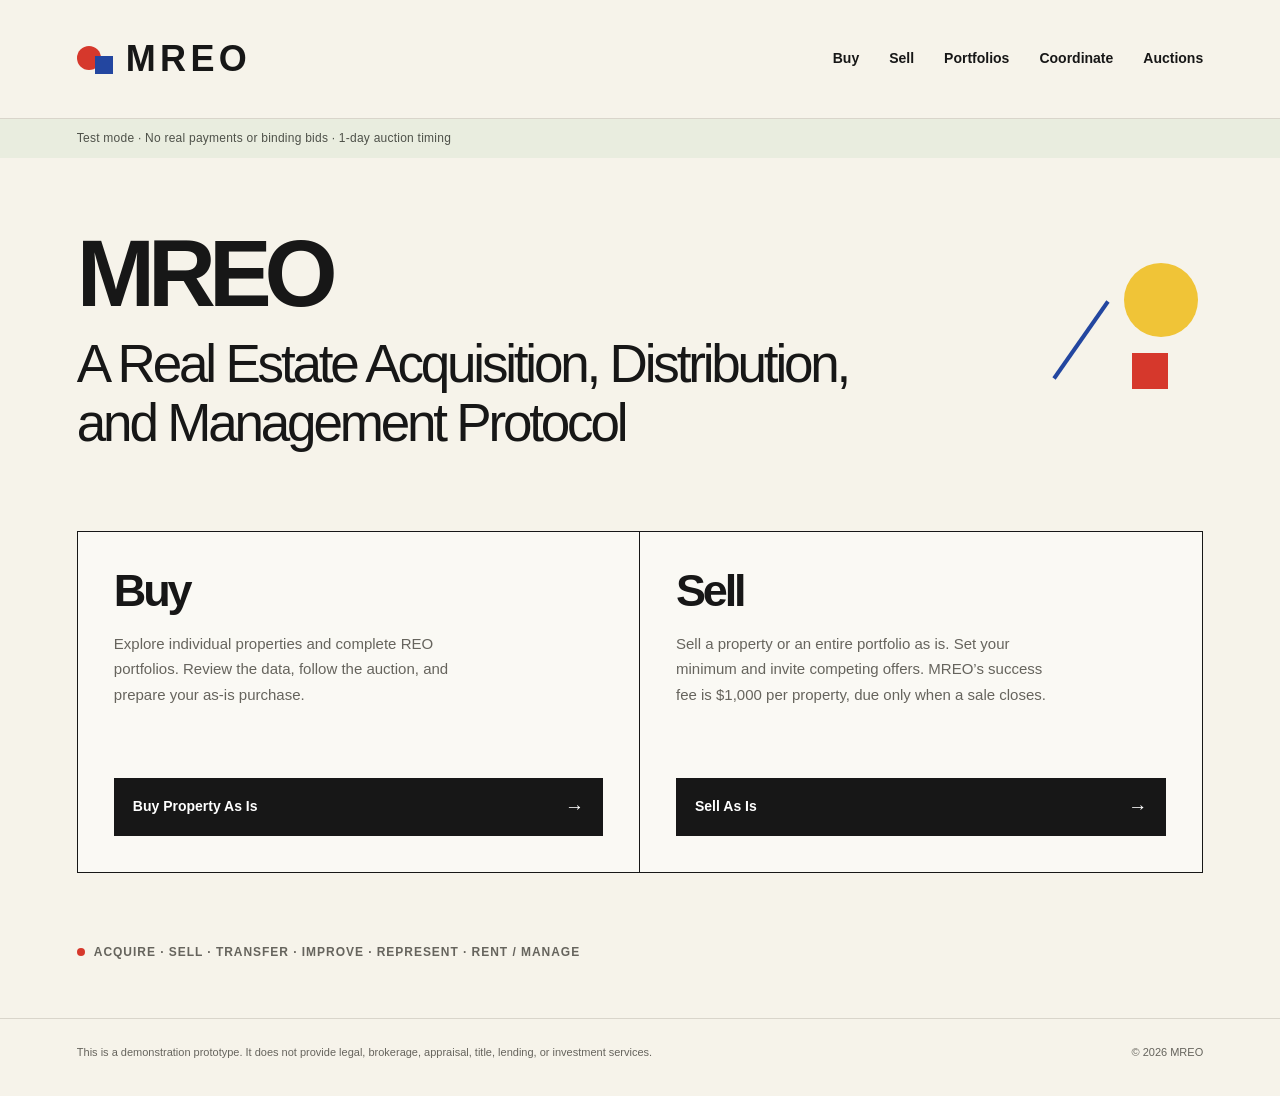
<file: index.html>
<!DOCTYPE html>
<html lang="en">
<head>
  <meta charset="UTF-8">

  <meta
    name="viewport"
    content="width=device-width, initial-scale=1.0"
  >

  <meta
    name="description"
    content="MREO provides a streamlined prototype for buying and selling real estate as is."
  >

  <title>MREO | Real Estate Protocol</title>

  <link rel="stylesheet" href="styles.css?v=20260913-hero-colors">
  <link rel="stylesheet" href="marketplace.css?v=20260914-blind-auction">
</head>

<body class="landing-page">
  <header class="site-header"><a class="brand" href="index.html" aria-label="MREO home"><span class="brand-mark" aria-hidden="true"><span class="brand-circle"></span><span class="brand-square"></span></span><span class="brand-name">MREO</span></a><nav class="market-nav" aria-label="Main navigation"><a href="buyer.html">Buy</a><a href="seller.html">Sell</a><a href="portfolios.html">Portfolios</a><a href="coordination.html?role=provider">Coordinate</a><a href="auction.html">Auctions</a></nav></header><div class="protocol-strip" data-mode-label></div>

  <main>
    <section
      class="hero"
      aria-labelledby="main-heading"
    >
      <div
        class="hero-decoration"
        aria-hidden="true"
      >
        <span class="shape shape-circle"></span>
        <span class="shape shape-line"></span>
        <span class="shape shape-square"></span>
      </div>

      <div class="hero-content">
        <h1 id="main-heading">
          MREO
          <span>
            A Real Estate Acquisition, Distribution, and Management Protocol
          </span>
        </h1>
      </div>

      <div
        class="action-grid"
        aria-label="Choose a property pathway"
      >

        <article class="pathway-card buyer-card">
          <div>
            <h2>Buy</h2>

            <p>
              Explore individual properties and complete REO portfolios. Review the data, follow the auction, and prepare your as-is purchase.
            </p>
          </div>

          <a
            class="action-button action-button-dark"
            href="buyer.html"
          >
            <span>Buy Property As Is</span>

            <span
              class="button-arrow"
              aria-hidden="true"
            >
              →
            </span>
          </a>
        </article>

        <article class="pathway-card seller-card">
          <div>
            <h2>Sell</h2>

            <p>
              Sell a property or an entire portfolio as is. Set your minimum and invite competing offers. MREO’s success fee is $1,000 per property, due only when a sale closes.
            </p>
          </div>

          <a
            class="action-button action-button-dark"
            href="seller.html"
          >
            <span>Sell As Is</span>

            <span
              class="button-arrow"
              aria-hidden="true"
            >
              →
            </span>
          </a>
        </article>

      </div>
    </section>

    <section class="principles" aria-label="MREO property lifecycle">
      <p>Acquire · Sell · Transfer · Improve · Represent · Rent / Manage</p>
    </section>
  </main>

  <footer class="site-footer">
    <p>
      This is a demonstration prototype. It does not provide legal,
      brokerage, appraisal, title, lending, or investment services.
    </p>

    <p>
      &copy; <span id="current-year">2026</span> MREO
    </p>
  </footer>

  <script src="mreo-config.js"></script><script src="auction-core.js?v=20260914-blind-auction"></script><script src="mreo-service.js?v=20260914-blind-auction"></script><script src="app.js"></script><script src="mreo-ui.js?v=20260914-blind-auction"></script>
</body>
</html>
</file>
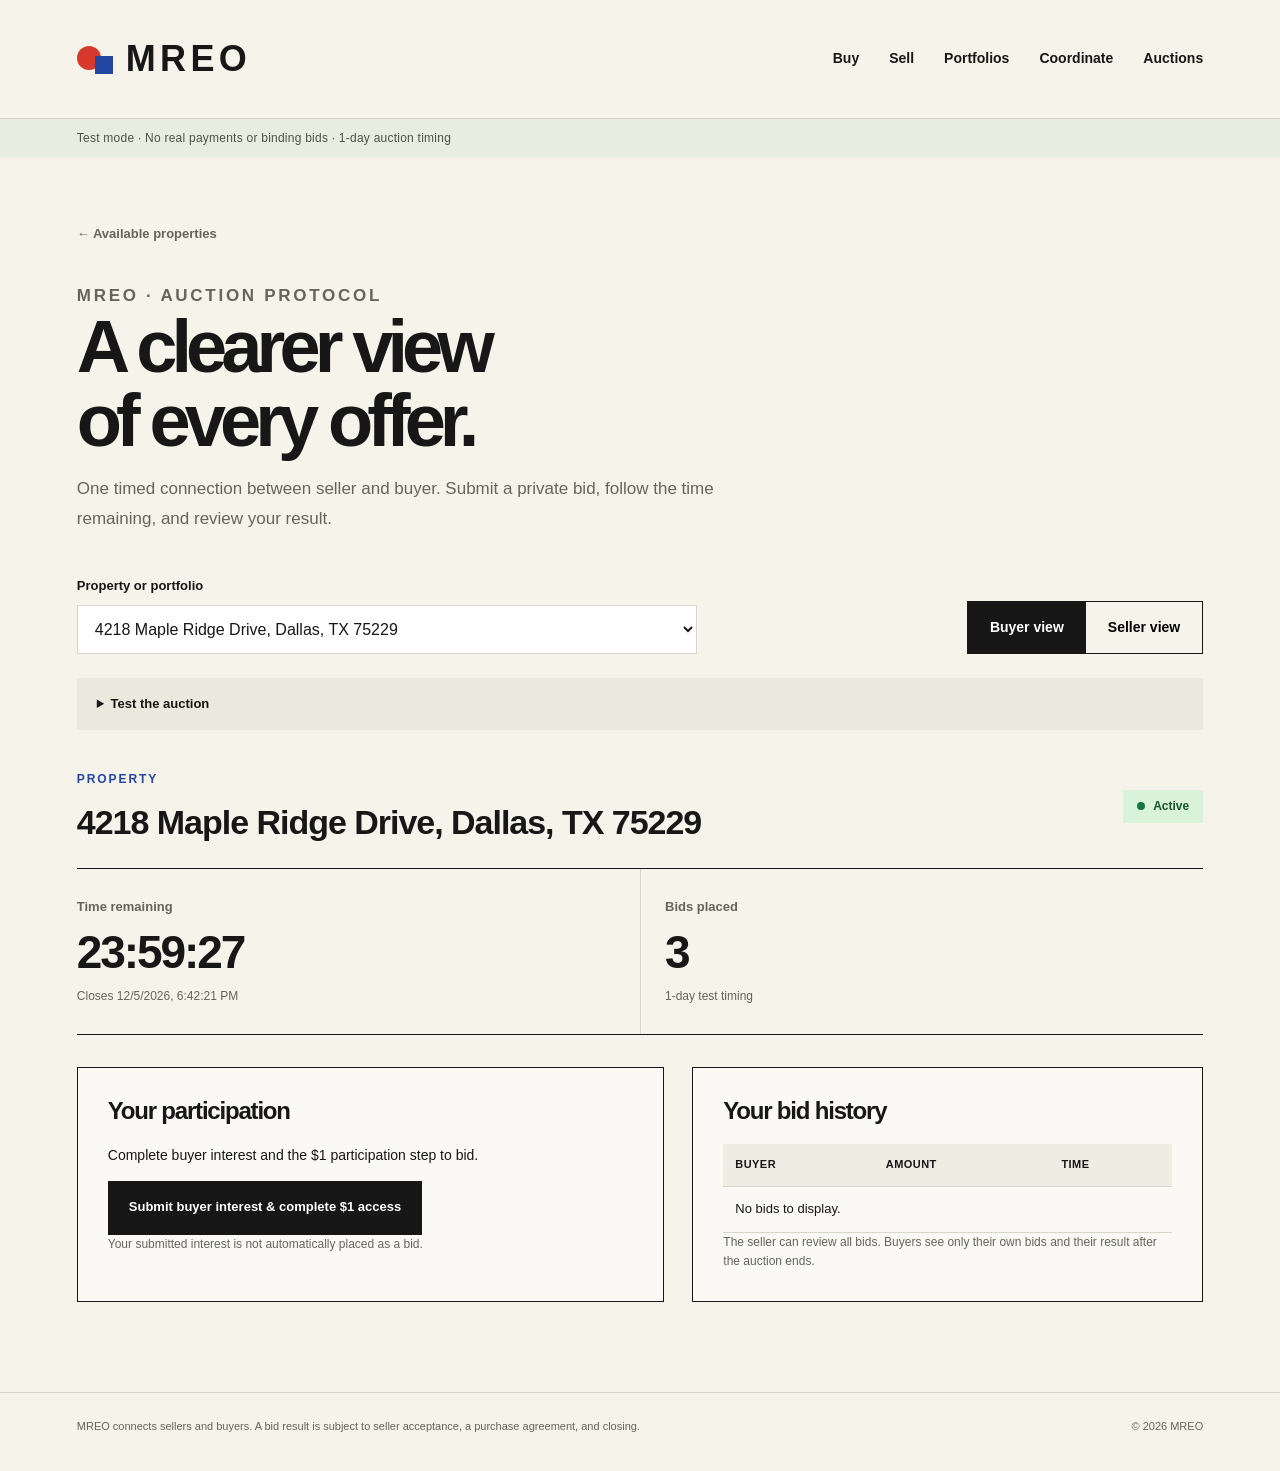
<file: auction.html>
<!DOCTYPE html>
<html lang="en"><head><meta charset="UTF-8"><meta name="viewport" content="width=device-width, initial-scale=1.0"><meta name="description" content="Auction protocol through MREO."><title>Auction protocol | MREO</title><link rel="stylesheet" href="styles.css"><link rel="stylesheet" href="marketplace.css?v=20260914-blind-auction"></head><body><header class="site-header"><a class="brand" href="index.html" aria-label="MREO home"><span class="brand-mark" aria-hidden="true"><span class="brand-circle"></span><span class="brand-square"></span></span><span class="brand-name">MREO</span></a><nav class="market-nav" aria-label="Main navigation"><a href="buyer.html">Buy</a><a href="seller.html">Sell</a><a href="portfolios.html">Portfolios</a><a href="coordination.html?role=provider">Coordinate</a><a href="auction.html">Auctions</a></nav></header><div class="protocol-strip" data-mode-label></div><main class="page-shell"><a class="back-link" href="properties.html">← Available properties</a>
<section class="page-heading"><p class="section-label">MREO · Auction protocol</p><h1>A clearer view<br>of every offer.</h1><p>One timed connection between seller and buyer. Submit a private bid, follow the time remaining, and review your result.</p></section>
<div class="auction-toolbar"><div class="form-field"><label for="auction-select">Property or portfolio</label><select id="auction-select"><option>Loading auctions…</option></select></div>
<div class="segmented" role="group" aria-label="Auction perspective"><button id="view-buyer" type="button" aria-pressed="true">Buyer view</button><button id="view-seller" type="button" aria-pressed="false">Seller view</button></div></div>
<details id="test-controls" class="test-controls" hidden><summary>Test the auction</summary><p>Test bids and results stay in this browser. The three named test buyers are simulated participants. Test Seller previews the seller of the selected property or portfolio, including all bids and seller proceeds. These controls never appear in a connected auction.</p><div class="form-grid"><div class="form-field"><label for="test-actor">View as</label><select id="test-actor"><option value="">My account</option><option value="test-buyer-a">Test Buyer A</option><option value="test-buyer-b">Test Buyer B</option><option value="test-buyer-c">Test Buyer C</option><option value="test-seller">Test Seller</option></select></div></div><div class="form-actions"><button type="button" class="secondary-button" id="finish-auction">Advance to result</button><button type="button" class="secondary-button" id="restart-auction">Restart this test</button><button type="button" class="contract-button" id="reset-demo">Reset all test data</button></div></details>
<p id="auction-message" class="form-message" role="status" hidden></p>
<section id="auction-content" hidden><div class="auction-title-row"><div><p id="auction-kind" class="section-label">Property</p><h2 id="auction-title"></h2></div><span id="auction-status" class="status-pill"></span></div>
<div class="auction-stats"><div><span>Time remaining</span><strong id="auction-clock" role="timer">—</strong><small id="auction-deadline"></small></div><div><span>Bids placed</span><strong id="auction-count">0</strong><small id="auction-duration"></small></div></div>
<div id="auction-result" class="auction-result" role="status" aria-live="polite" hidden></div>
<div id="auction-handoff" hidden></div>
<div class="auction-layout"><section class="form-panel"><h2 id="activity-title">Your participation</h2><div id="buyer-area"><p id="buyer-identity"></p><form id="bid-form"><div class="form-field"><label for="bid-amount">Your bid · USD</label><input id="bid-amount" type="number" min="1" max="1000000000000" step="1" required inputmode="numeric" aria-describedby="blind-bid-note"><p id="blind-bid-note" class="field-note">Blind auction: choose your own bid in whole dollars. Other buyers’ amounts remain private. If bids tie, the earliest received bid takes priority.</p></div><label class="checkbox-field"><input id="bid-consent" type="checkbox" required><span>I understand this bid is subject to the auction terms and a separate purchase agreement.</span></label><button type="submit" class="primary-button">Place bid</button></form><a id="bid-register" class="primary-button" href="buyer.html" hidden>Submit buyer interest &amp; complete $1 access</a><p id="buyer-status" class="field-note"></p></div>
<div id="seller-area" hidden><div id="seller-private" hidden><dl class="simple-details"><div><dt>Seller minimum after MREO fee</dt><dd id="seller-net-min"></dd></div><div><dt>Required bid including MREO fee</dt><dd id="seller-reserve"></dd></div><div><dt>Proceeds after MREO fee at highest bid</dt><dd id="seller-proceeds"></dd></div><div><dt>Value above your minimum</dt><dd id="seller-additional"></dd></div><div><dt>MREO fee due now</dt><dd id="seller-fee-due"></dd></div></dl><p class="field-note">These figures exclude other closing costs, mortgage payoff, liens, and taxes. MREO’s success fee is $1,000 per property and is due only when a sale closes. For portfolios, the fee is $1,000 for each property sold.</p><button id="complete-sale" class="secondary-button" type="button" hidden>Simulate completed sale</button></div><p id="seller-access-message"></p></div></section>
<aside class="form-panel"><h2 id="bid-history-title">Bid activity</h2><div class="table-scroll"><table class="data-table"><caption class="sr-only">Bids on this listing</caption><thead><tr><th scope="col">Buyer</th><th scope="col">Amount</th><th scope="col">Time</th></tr></thead><tbody id="bid-history"></tbody></table></div><p id="bid-privacy-note" class="field-note">The seller can review all bids. Buyers see only their own bids and their result after the auction ends.</p></aside></div></section></main><footer class="site-footer"><p>MREO connects sellers and buyers. A bid result is subject to seller acceptance, a purchase agreement, and closing.</p><p>&copy; <span id="current-year">2026</span> MREO</p></footer><script src="mreo-config.js"></script><script src="auction-core.js?v=20260914-blind-auction"></script><script src="mreo-service.js?v=20260919-reset-all-v12"></script><script src="app.js"></script><script src="mreo-ui.js?v=20260919-reset-all-v12"></script><script src="auction-handoff.js?v=20260919-auction-context-v14"></script></body></html>
</file>
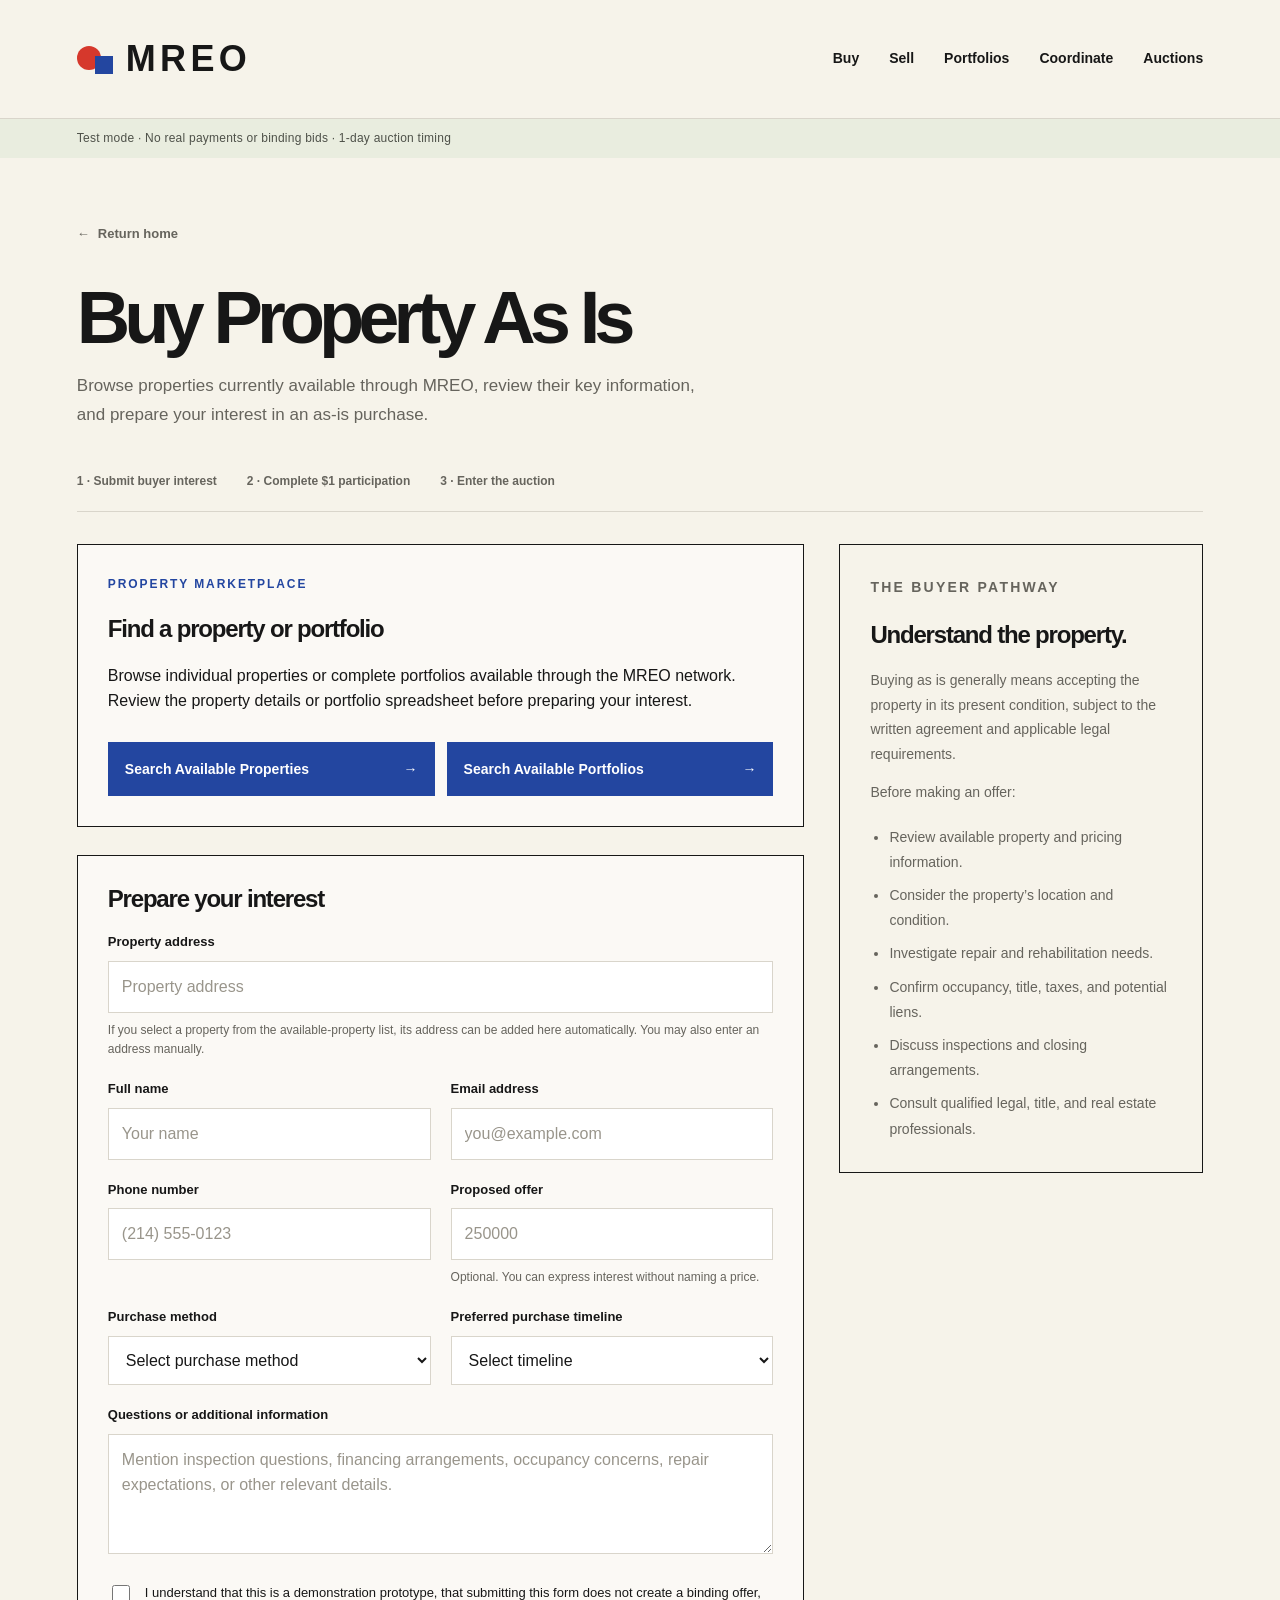
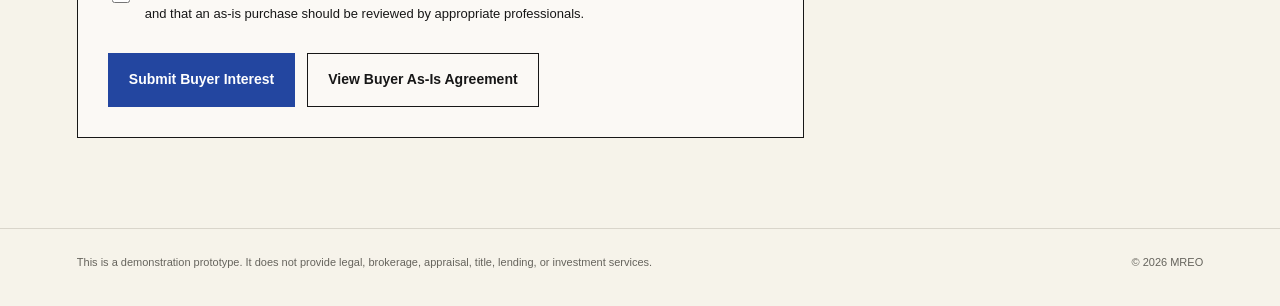
<file: buyer.html>
<!DOCTYPE html>
<html lang="en">
<head>
  <meta charset="UTF-8">

  <meta
    name="viewport"
    content="width=device-width, initial-scale=1.0"
  >

  <meta
    name="description"
    content="Browse available properties and prepare for an as-is real estate purchase through MREO."
  >

  <title>Buy Property As Is | MREO</title>

  <link rel="stylesheet" href="styles.css">
  <link rel="stylesheet" href="marketplace.css?v=20260914-blind-auction">
</head>

<body class="buyer-page">
  <header class="site-header"><a class="brand" href="index.html" aria-label="MREO home"><span class="brand-mark" aria-hidden="true"><span class="brand-circle"></span><span class="brand-square"></span></span><span class="brand-name">MREO</span></a><nav class="market-nav" aria-label="Main navigation"><a href="buyer.html">Buy</a><a href="seller.html">Sell</a><a href="portfolios.html">Portfolios</a><a href="coordination.html?role=provider">Coordinate</a><a href="auction.html">Auctions</a></nav></header><div class="protocol-strip" data-mode-label></div>

  <main class="page-shell">
    <a class="back-link" href="index.html">
      <span aria-hidden="true">←</span>
      Return home
    </a>

    <section
      class="page-heading"
      aria-labelledby="buyer-page-title"
    >
      <h1 id="buyer-page-title">
        Buy Property As Is
      </h1>

      <p>
        Browse properties currently available through MREO, review
        their key information, and prepare your interest in an
        as-is purchase.
      </p>
    </section>

    <div class="path-steps" aria-label="Buyer steps"><span>1 · Submit buyer interest</span><span>2 · Complete $1 participation</span><span>3 · Enter the auction</span></div><div class="content-layout">
      <div>
        <section
          class="form-panel"
          aria-labelledby="available-properties-heading"
        >
          <p class="section-label">
            Property marketplace
          </p>

          <h2 id="available-properties-heading">
            Find a property or portfolio
          </h2>

          <p>
            Browse individual properties or complete portfolios available through the MREO network. Review the property details or portfolio spreadsheet before preparing your interest.
          </p>

          <div class="form-actions marketplace-search-actions">
            <a class="primary-button button-blue" href="properties.html">
              <span>Search Available Properties</span>
              <span aria-hidden="true">→</span>
            </a>
            <a class="primary-button button-blue" href="portfolios.html">
              <span>Search Available Portfolios</span>
              <span aria-hidden="true">→</span>
            </a>
          </div>
        </section>

        <section
          class="form-panel"
          aria-labelledby="buyer-information-heading"
          style="margin-top: 28px;"
        >
          <h2 id="buyer-information-heading">
            Prepare your interest
          </h2>

          <form id="buyer-form">
            <div class="form-grid">
              <div class="form-field full-width">
                <label for="buyer-offer-address">
                  Property address
                </label>

                <input
                  id="buyer-offer-address"
                  name="buyerOfferAddress"
                  type="text"
                  autocomplete="street-address"
                  placeholder="Property address"
                  required
                >

                <p class="field-note">
                  If you select a property from the available-property
                  list, its address can be added here automatically.
                  You may also enter an address manually.
                </p>
              </div>

              <div class="form-field">
                <label for="buyer-name">
                  Full name
                </label>

                <input
                  id="buyer-name"
                  name="buyerName"
                  type="text"
                  autocomplete="name"
                  placeholder="Your name"
                  required
                >
              </div>

              <div class="form-field">
                <label for="buyer-email">
                  Email address
                </label>

                <input
                  id="buyer-email"
                  name="buyerEmail"
                  type="email"
                  autocomplete="email"
                  placeholder="you@example.com"
                  required
                >
              </div>

              <div class="form-field">
                <label for="buyer-phone">
                  Phone number
                </label>

                <input
                  id="buyer-phone"
                  name="buyerPhone"
                  type="tel"
                  autocomplete="tel"
                  placeholder="(214) 555-0123"
                >
              </div>

              <div class="form-field">
                <label for="buyer-offer-amount">
                  Proposed offer
                </label>

                <input
                  id="buyer-offer-amount"
                  name="buyerOfferAmount"
                  type="number"
                  min="0"
                  step="1"
                  placeholder="250000"
                >

                <p class="field-note">
                  Optional. You can express interest without naming
                  a price.
                </p>
              </div>

              <div class="form-field">
                <label for="buyer-purchase-method">
                  Purchase method
                </label>

                <select
                  id="buyer-purchase-method"
                  name="buyerPurchaseMethod"
                >
                  <option value="">
                    Select purchase method
                  </option>

                  <option value="Cash">
                    Cash
                  </option>

                  <option value="Conventional financing">
                    Conventional financing
                  </option>

                  <option value="Private financing">
                    Private financing
                  </option>

                  <option value="Reconstruction financing">
                    Reconstruction financing
                  </option>

                  <option value="Undecided">
                    Undecided
                  </option>
                </select>
              </div>

              <div class="form-field">
                <label for="buyer-timeline">
                  Preferred purchase timeline
                </label>

                <select
                  id="buyer-timeline"
                  name="buyerTimeline"
                >
                  <option value="">
                    Select timeline
                  </option>

                  <option value="As soon as possible">
                    As soon as possible
                  </option>

                  <option value="Within 30 days">
                    Within 30 days
                  </option>

                  <option value="Within 60 days">
                    Within 60 days
                  </option>

                  <option value="Within 90 days">
                    Within 90 days
                  </option>

                  <option value="Flexible">
                    Flexible
                  </option>
                </select>
              </div>

              <div class="form-field full-width">
                <label for="buyer-notes">
                  Questions or additional information
                </label>

                <textarea
                  id="buyer-notes"
                  name="buyerNotes"
                  placeholder="Mention inspection questions, financing arrangements, occupancy concerns, repair expectations, or other relevant details."
                ></textarea>
              </div>

              <div class="checkbox-field full-width">
                <input
                  id="buyer-confirmation"
                  name="buyerConfirmation"
                  type="checkbox"
                  required
                >

                <label for="buyer-confirmation">
                  I understand that this is a demonstration prototype,
                  that submitting this form does not create a binding
                  offer, and that an as-is purchase should be reviewed
                  by appropriate professionals.
                </label>
              </div>
            </div>

            <div class="form-actions">
              <button
                class="primary-button button-blue"
                type="submit"
              >
                Submit Buyer Interest
              </button>

              <button
                id="open-buyer-contract"
                class="contract-button"
                type="button"
                data-open-modal="buyer-contract-modal"
              >
                View Buyer As-Is Agreement
              </button>
            </div>

            <div
              id="buyer-message"
              class="form-message success-message"
              role="status"
              aria-live="polite"
              hidden
            ></div>
          </form>
        </section>
      </div>

      <aside
        class="info-panel"
        aria-labelledby="buyer-guidance-heading"
      >
        <p class="section-label">
          The buyer pathway
        </p>

        <h2 id="buyer-guidance-heading">
          Understand the property.
        </h2>

        <p>
          Buying as is generally means accepting the property in its
          present condition, subject to the written agreement and
          applicable legal requirements.
        </p>

        <p>
          Before making an offer:
        </p>

        <ul>
          <li>
            Review available property and pricing information.
          </li>

          <li>
            Consider the property’s location and condition.
          </li>

          <li>
            Investigate repair and rehabilitation needs.
          </li>

          <li>
            Confirm occupancy, title, taxes, and potential liens.
          </li>

          <li>
            Discuss inspections and closing arrangements.
          </li>

          <li>
            Consult qualified legal, title, and real estate
            professionals.
          </li>
        </ul>
      </aside>
    </div>
  </main>

  <section
    id="buyer-contract-modal"
    class="contract-modal"
    role="dialog"
    aria-modal="true"
    aria-labelledby="buyer-contract-title"
    hidden
  >
    <div class="contract-content">
      <div class="contract-header">
        <h2 id="buyer-contract-title">
          Buyer As-Is Property Agreement
        </h2>

        <button
          class="close-modal"
          type="button"
          aria-label="Close agreement"
          data-close-modal
        >
          ×
        </button>
      </div>

      <div
        id="buyer-contract-body"
        class="contract-body"
      >
        <p>
          <strong>Date:</strong>
          <span id="buyer-contract-date">
            ____________________
          </span>
        </p>

        <p>
          <strong>Buyer:</strong>
          <span id="buyer-contract-name">
            ____________________
          </span>
        </p>

        <p>
          <strong>Seller:</strong>
          ____________________
        </p>

        <p>
          <strong>Property:</strong>
          <span id="buyer-contract-address">
            ________________________________________________
          </span>
        </p>

        <p>
          <strong>Proposed purchase price:</strong>
          <span id="buyer-contract-price">
            ____________________
          </span>
        </p>

        <h3>1. Agreement to purchase</h3>

        <p>
          Buyer offers to purchase the property identified above for
          the stated purchase price, subject to Seller’s written
          acceptance and any additional written terms agreed upon
          by both parties.
        </p>

        <h3>2. As-is condition</h3>

        <p>
          Buyer understands that the property is offered in its
          present, as-is condition. Unless otherwise agreed in
          writing, Seller is not obligated to repair, renovate,
          improve, or replace any part of the property before closing.
        </p>

        <h3>3. Inspection and due diligence</h3>

        <p>
          Buyer may inspect the property and investigate its condition,
          occupancy, title, taxes, restrictions, and other relevant
          matters during any period agreed to in writing. Any right to
          withdraw based on inspection findings must be expressly
          stated in a signed agreement.
        </p>

        <h3>4. Disclosures</h3>

        <p>
          Seller remains responsible for disclosures required under
          applicable law. Acceptance of the property as is does not
          authorize fraud, intentional concealment, or other conduct
          prohibited by law.
        </p>

        <h3>5. Closing and payment</h3>

        <p>
          Closing shall occur on a mutually agreed date through an
          authorized settlement provider. Deposits, payment method,
          financing conditions, closing costs, possession, and related
          requirements shall be established in a separate written
          agreement or according to applicable local practice.
        </p>

        <h3>6. Written modifications</h3>

        <p>
          Any change to these terms must be written and signed by both
          parties. This sample is provided for demonstration purposes
          and should be reviewed by a qualified attorney before use.
        </p>

        <div class="signature-grid">
          <div class="signature-line">
            Buyer signature / Date
          </div>

          <div class="signature-line">
            Seller signature / Date
          </div>
        </div>
      </div>

      <div class="form-actions">
        <button
          class="primary-button button-blue"
          type="button"
          data-print-contract="buyer-contract-body"
        >
          Print Agreement
        </button>

        <button
          class="secondary-button"
          type="button"
          data-close-modal
        >
          Close
        </button>
      </div>
    </div>
  </section>

  <footer class="site-footer">
    <p>
      This is a demonstration prototype. It does not provide legal,
      brokerage, appraisal, title, lending, or investment services.
    </p>

    <p>
      &copy; <span id="current-year">2026</span> MREO
    </p>
  </footer>

  <script src="mreo-config.js"></script><script src="auction-core.js?v=20260914-blind-auction"></script><script src="mreo-service.js?v=20260914-blind-auction"></script><script src="app.js"></script><script src="mreo-ui.js?v=20260919-coordination-v8"></script>
</body>
</html>
</file>
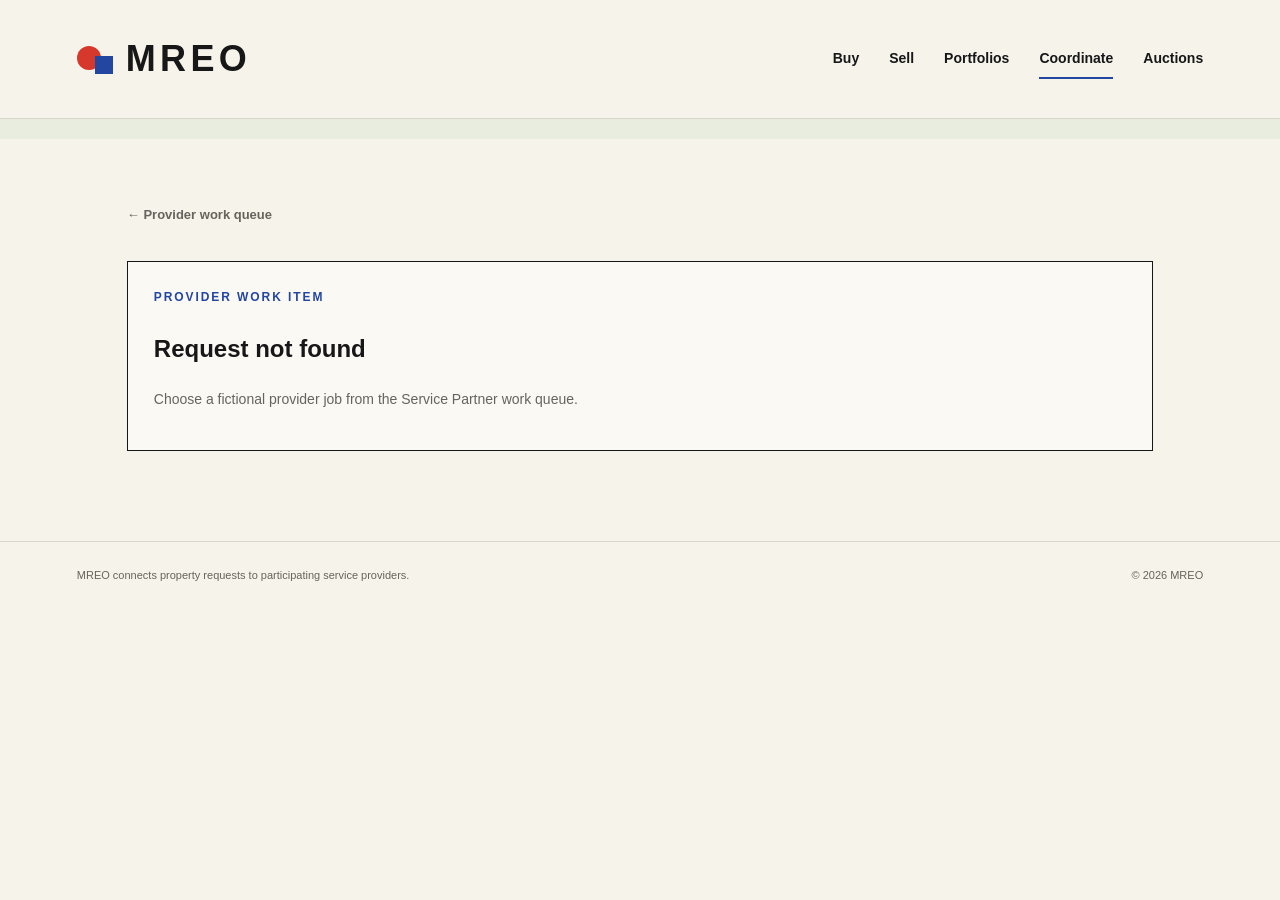
<file: coordination-provider-job.html>
<!DOCTYPE html>
<html lang="en">
<head>
  <meta charset="UTF-8">
  <meta name="viewport" content="width=device-width, initial-scale=1.0">
  <meta name="description" content="Demonstration MREO provider work item.">
  <title>Provider Work Item | MREO</title>
  <link rel="stylesheet" href="styles.css">
  <link rel="stylesheet" href="marketplace.css?v=20260917-coordination-workspace">
  <link rel="stylesheet" href="coordination.css?v=20260917-workspace-v4">
  <link rel="stylesheet" href="coordination-workspace-v5.css?v=20260919-provider-review-v9">
</head>
<body class="provider-job-page">
  <header class="site-header"><a class="brand" href="index.html" aria-label="MREO home"><span class="brand-mark" aria-hidden="true"><span class="brand-circle"></span><span class="brand-square"></span></span><span class="brand-name">MREO</span></a><nav class="market-nav" aria-label="Main navigation"><a href="buyer.html">Buy</a><a href="seller.html">Sell</a><a href="portfolios.html">Portfolios</a><a href="coordination.html?role=provider" aria-current="page">Coordinate</a><a href="auction.html">Auctions</a></nav></header>
  <div class="protocol-strip" data-mode-label></div>

  <main class="page-shell coordination-shell">
    <a class="back-link" href="coordination.html?role=provider#provider-queue-title"><span aria-hidden="true">←</span> Provider work queue</a>

    <div class="workspace-viewbar provider-job-viewbar" aria-label="Provider job perspective">
      <span class="workspace-view-label">View workspace as</span>
      <div class="segmented coordination-segmented" role="group" aria-label="Provider job perspective">
        <button type="button" data-provider-job-role="buyer" aria-pressed="false">Buyer</button>
        <button type="button" data-provider-job-role="seller" aria-pressed="false">Seller</button>
        <button type="button" data-provider-job-role="provider" aria-pressed="true">Service Partner</button>
      </div>
    </div>

    <section class="coordination-hero provider-job-hero">
      <div>
        <p class="section-label" id="provider-job-service">Service Partner</p>
        <h1 id="provider-job-property">Provider work item</h1>
        <p id="provider-job-summary">Open a fictional request to explore the provider side of MREO coordination.</p>
      </div>
      <aside class="record-card record-card-large provider-brand-card">
        <div class="provider-logo-stage"><img id="provider-job-logo" class="provider-brand-logo" alt="" hidden></div>
        <p class="record-eyebrow">Assigned company</p>
        <h2 id="provider-job-company">Participating provider</h2>
        <p id="provider-job-client">Client</p>
        <span class="record-status" id="provider-job-status">Provider work item</span>
      </aside>
    </section>

    <section class="attention-card" id="provider-job-attention">
      <span class="attention-light" aria-hidden="true"></span>
      <div class="attention-body"><span class="attention-state"></span><strong class="attention-title"></strong><p class="attention-copy"></p></div>
      <a class="attention-link" id="provider-job-attention-link" href="#provider-job-request">Review request ↓</a>
    </section>

    <div class="provider-job-detail-grid" id="provider-job-request">
      <section class="provider-job-panel">
        <p class="section-label">Incoming request</p>
        <h2>Request details</h2>
        <p>The property and transaction information is already connected. This page shows the provider-specific information needed for the next action.</p>
        <div class="provider-job-fields" id="provider-job-fields"></div>
      </section>

      <section class="provider-job-panel">
        <p class="section-label">Provider task</p>
        <h2>What happens next</h2>
        <div class="provider-task-box"><strong id="provider-job-task-title">Review request</strong><p id="provider-job-task"></p></div>
        <div class="provider-job-actions" id="provider-job-actions"></div>
      </section>
    </div>

    <dialog class="provider-review-dialog" id="provider-review-dialog" aria-labelledby="provider-review-title">
      <form method="dialog" class="provider-review-shell">
        <div class="provider-review-header">
          <div>
            <p class="section-label" id="provider-review-eyebrow">Review packet</p>
            <h2 id="provider-review-title">Review request packet</h2>
          </div>
          <button class="provider-review-close" value="cancel" aria-label="Close review">×</button>
        </div>
        <p class="provider-review-intro" id="provider-review-intro"></p>
        <div class="provider-review-grid">
          <section>
            <h3>Connected information</h3>
            <div class="provider-review-fields" id="provider-review-fields"></div>
          </section>
          <section>
            <h3>Review checklist</h3>
            <ul class="provider-review-checklist" id="provider-review-checklist"></ul>
          </section>
        </div>
        <label class="provider-review-confirmation">
          <input type="checkbox" id="provider-review-confirmation">
          <span>I reviewed the information above and am ready to complete this step.</span>
        </label>
        <div class="provider-review-actions">
          <button type="button" class="secondary-button" id="provider-review-cancel">Close</button>
          <button type="button" class="primary-button button-blue" id="provider-review-confirm" disabled>Confirm review complete</button>
        </div>
      </form>
    </dialog>

    <aside class="coordination-note"><strong>Fictional provider work item.</strong><p>This request is demonstration data designed to show how a participating company could receive work, review connected information, and complete its next step inside MREO.</p></aside>
  </main>

  <footer class="site-footer"><p>MREO connects property requests to participating service providers.</p><p>&copy; <span id="current-year">2026</span> MREO</p></footer>
  <script src="app.js"></script>
  <script src="provider-branding.js?v=20260919-provider-branding"></script>
  <script src="coordination-v5-data.js?v=20260919-network-collage-v18"></script>
  <script src="coordination-provider-job.js?v=20260919-property-scope-v13"></script>
</body>
</html>
</file>
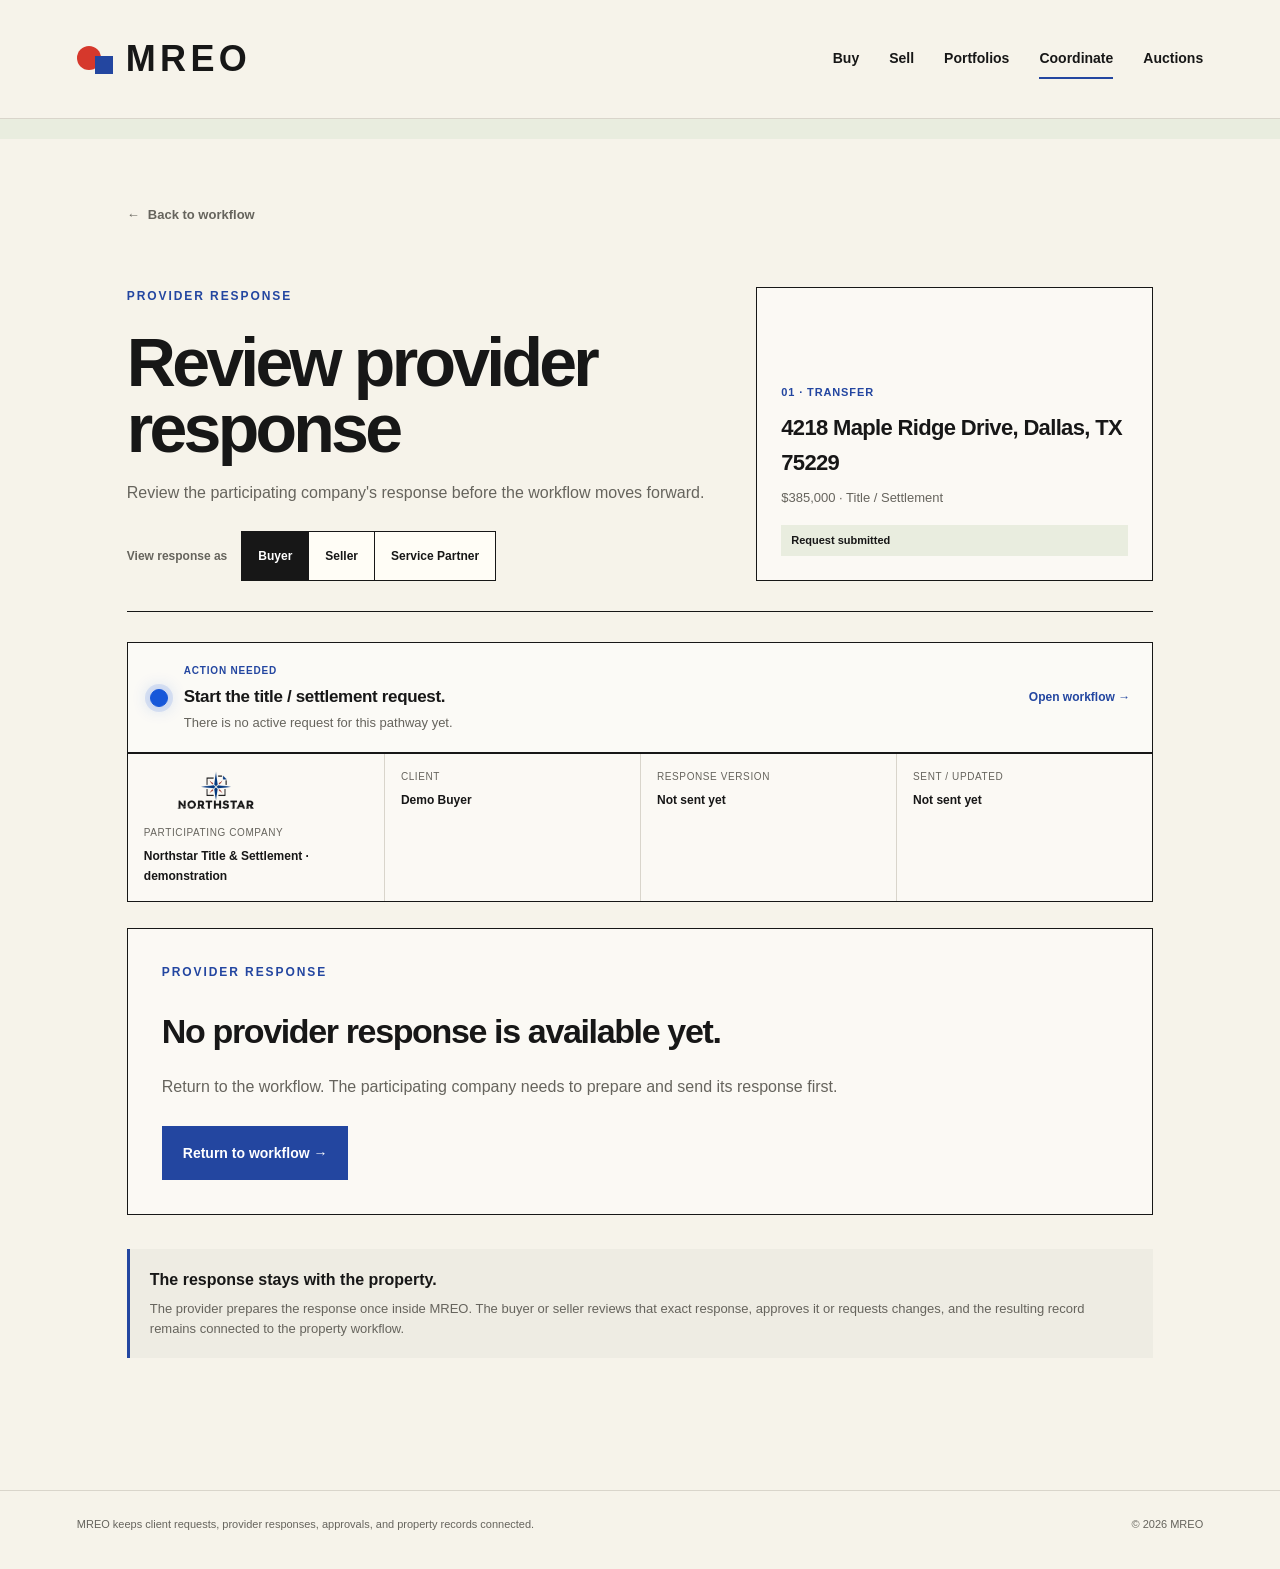
<file: coordination-response.html>
<!DOCTYPE html>
<html lang="en">
<head>
  <meta charset="UTF-8">
  <meta name="viewport" content="width=device-width, initial-scale=1.0">
  <meta name="description" content="Review or prepare a provider response inside the MREO property coordination workspace.">
  <title>Provider Response | MREO Coordination</title>
  <link rel="stylesheet" href="styles.css">
  <link rel="stylesheet" href="marketplace.css?v=20260917-coordination-workspace">
  <link rel="stylesheet" href="coordination.css?v=20260917-workspace-v4">
  <link rel="stylesheet" href="coordination-response.css?v=20260917-provider-response-v1">
  <link rel="stylesheet" href="coordination-workspace-v5.css?v=20260919-coordination-v8">
</head>
<body class="coordination-response-page">
  <header class="site-header"><a class="brand" href="index.html" aria-label="MREO home"><span class="brand-mark" aria-hidden="true"><span class="brand-circle"></span><span class="brand-square"></span></span><span class="brand-name">MREO</span></a><nav class="market-nav" aria-label="Main navigation"><a href="buyer.html">Buy</a><a href="seller.html">Sell</a><a href="portfolios.html">Portfolios</a><a href="coordination.html?role=provider" aria-current="page">Coordinate</a><a href="auction.html">Auctions</a></nav></header>
  <div class="protocol-strip" data-mode-label></div>

  <main class="page-shell coordination-shell response-shell">
    <a class="back-link" id="response-back" href="coordination-service.html"><span aria-hidden="true">←</span> Back to workflow</a>

    <section class="response-hero">
      <div>
        <p class="section-label" id="response-eyebrow">Provider response</p>
        <h1 id="response-title">Review provider response</h1>
        <p id="response-intro">Review the participating company's response before the workflow moves forward.</p>
        <div class="workspace-viewbar" aria-label="Response perspective">
          <span class="workspace-view-label">View response as</span>
          <div class="segmented coordination-segmented" role="group" aria-label="Response perspective">
            <button type="button" data-response-role="buyer">Buyer</button>
            <button type="button" data-response-role="seller">Seller</button>
            <button type="button" data-response-role="provider">Service Partner</button>
          </div>
        </div>
      </div>
      <aside class="record-card response-record-card">
        <img id="response-record-image" alt="" hidden>
        <p class="record-eyebrow" id="response-service-label">Coordination pathway</p>
        <h2 id="response-property">MREO property record</h2>
        <p id="response-property-meta">Shared property record</p>
        <span class="record-status" id="response-status">Provider reviewing</span>
      </aside>
    </section>

    <section class="attention-card response-attention-card" id="response-attention-v6" aria-live="polite">
      <span class="attention-light" aria-hidden="true"></span>
      <div class="attention-body">
        <span class="attention-state">Waiting</span>
        <strong class="attention-title">Checking workflow status.</strong>
        <p class="attention-copy">MREO is loading the next action for this perspective.</p>
      </div>
      <a class="attention-link" id="response-attention-link" href="#"></a>
    </section>

    <section class="response-context-bar" aria-label="Response context">
      <div class="response-provider-context"><img id="response-provider-logo" class="response-provider-logo" alt="" hidden><span>Participating company</span><strong id="response-provider">—</strong></div>
      <div><span>Client</span><strong id="response-client">—</strong></div>
      <div><span>Response version</span><strong id="response-version">—</strong></div>
      <div><span>Sent / updated</span><strong id="response-date">—</strong></div>
    </section>

    <section class="response-notice" id="response-notice" hidden></section>

    <div id="provider-response-editor" hidden>
      <section class="response-page-grid">
        <article class="response-main-card">
          <p class="section-label">Service Partner</p>
          <h2 id="provider-editor-title">Prepare provider response</h2>
          <p id="provider-editor-intro">Review the client's request and prepare the detailed response that will be sent back through MREO.</p>
          <form id="provider-response-form" class="provider-response-form">
            <div id="provider-response-fields"></div>
            <div class="response-form-actions">
              <button type="submit" class="primary-button button-blue" id="provider-send-response">Send response to client</button>
              <a class="secondary-button" id="provider-cancel-response" href="coordination-service.html">Back to workflow</a>
            </div>
          </form>
        </article>
        <aside class="response-side-card">
          <p class="section-label">Client request</p>
          <h2>What the client submitted</h2>
          <div id="response-client-request" class="request-summary"></div>
          <div class="response-connected-note">
            <strong>Property information is already connected.</strong>
            <p>The provider does not need the client to download and re-upload the property or transaction record.</p>
          </div>
        </aside>
      </section>
    </div>

    <div id="client-response-review" hidden>
      <section class="response-page-grid">
        <article class="response-main-card">
          <div class="response-heading-row">
            <div>
              <p class="section-label">Provider response received</p>
              <h2 id="client-response-heading">Provider response</h2>
            </div>
            <span class="status-pill status-proposal" id="client-response-pill">Ready for review</span>
          </div>
          <p class="response-summary" id="client-response-summary"></p>
          <div id="client-response-details" class="response-detail-groups"></div>
          <div class="client-response-actions" id="client-response-actions"></div>
          <form class="revision-request-form" id="revision-request-form" hidden>
            <label>What would you like changed?
              <textarea id="revision-request-note" required placeholder="Explain the change or clarification you want from the provider."></textarea>
            </label>
            <div class="response-form-actions">
              <button type="submit" class="primary-button button-blue">Send change request</button>
              <button type="button" class="secondary-button" id="cancel-revision-request">Cancel</button>
            </div>
          </form>
        </article>
        <aside class="response-side-card">
          <p class="section-label">Workflow context</p>
          <h2 id="client-side-title">Your request</h2>
          <div id="client-side-request" class="request-summary"></div>
          <a class="secondary-button response-workflow-link" id="client-back-workflow" href="coordination-service.html">Return to workflow</a>
        </aside>
      </section>
    </div>

    <section id="response-empty" class="response-empty-state" hidden>
      <p class="section-label">Provider response</p>
      <h2>No provider response is available yet.</h2>
      <p id="response-empty-copy">Return to the workflow and continue the service request.</p>
      <a class="primary-button button-blue" id="response-empty-back" href="coordination-service.html">Return to workflow →</a>
    </section>

    <aside class="coordination-note"><strong>The response stays with the property.</strong><p>The provider prepares the response once inside MREO. The buyer or seller reviews that exact response, approves it or requests changes, and the resulting record remains connected to the property workflow.</p></aside>
  </main>

  <footer class="site-footer"><p>MREO keeps client requests, provider responses, approvals, and property records connected.</p><p>&copy; <span id="current-year">2026</span> MREO</p></footer>
  <script src="mreo-config.js"></script><script src="auction-core.js?v=20260919-coordination-v8"></script><script src="mreo-service.js?v=20260919-coordination-v8"></script><script src="app.js"></script><script src="provider-branding.js?v=20260919-provider-branding"></script><script src="coordination-response.js?v=20260919-coordination-v8"></script>
</body>
</html>
</file>
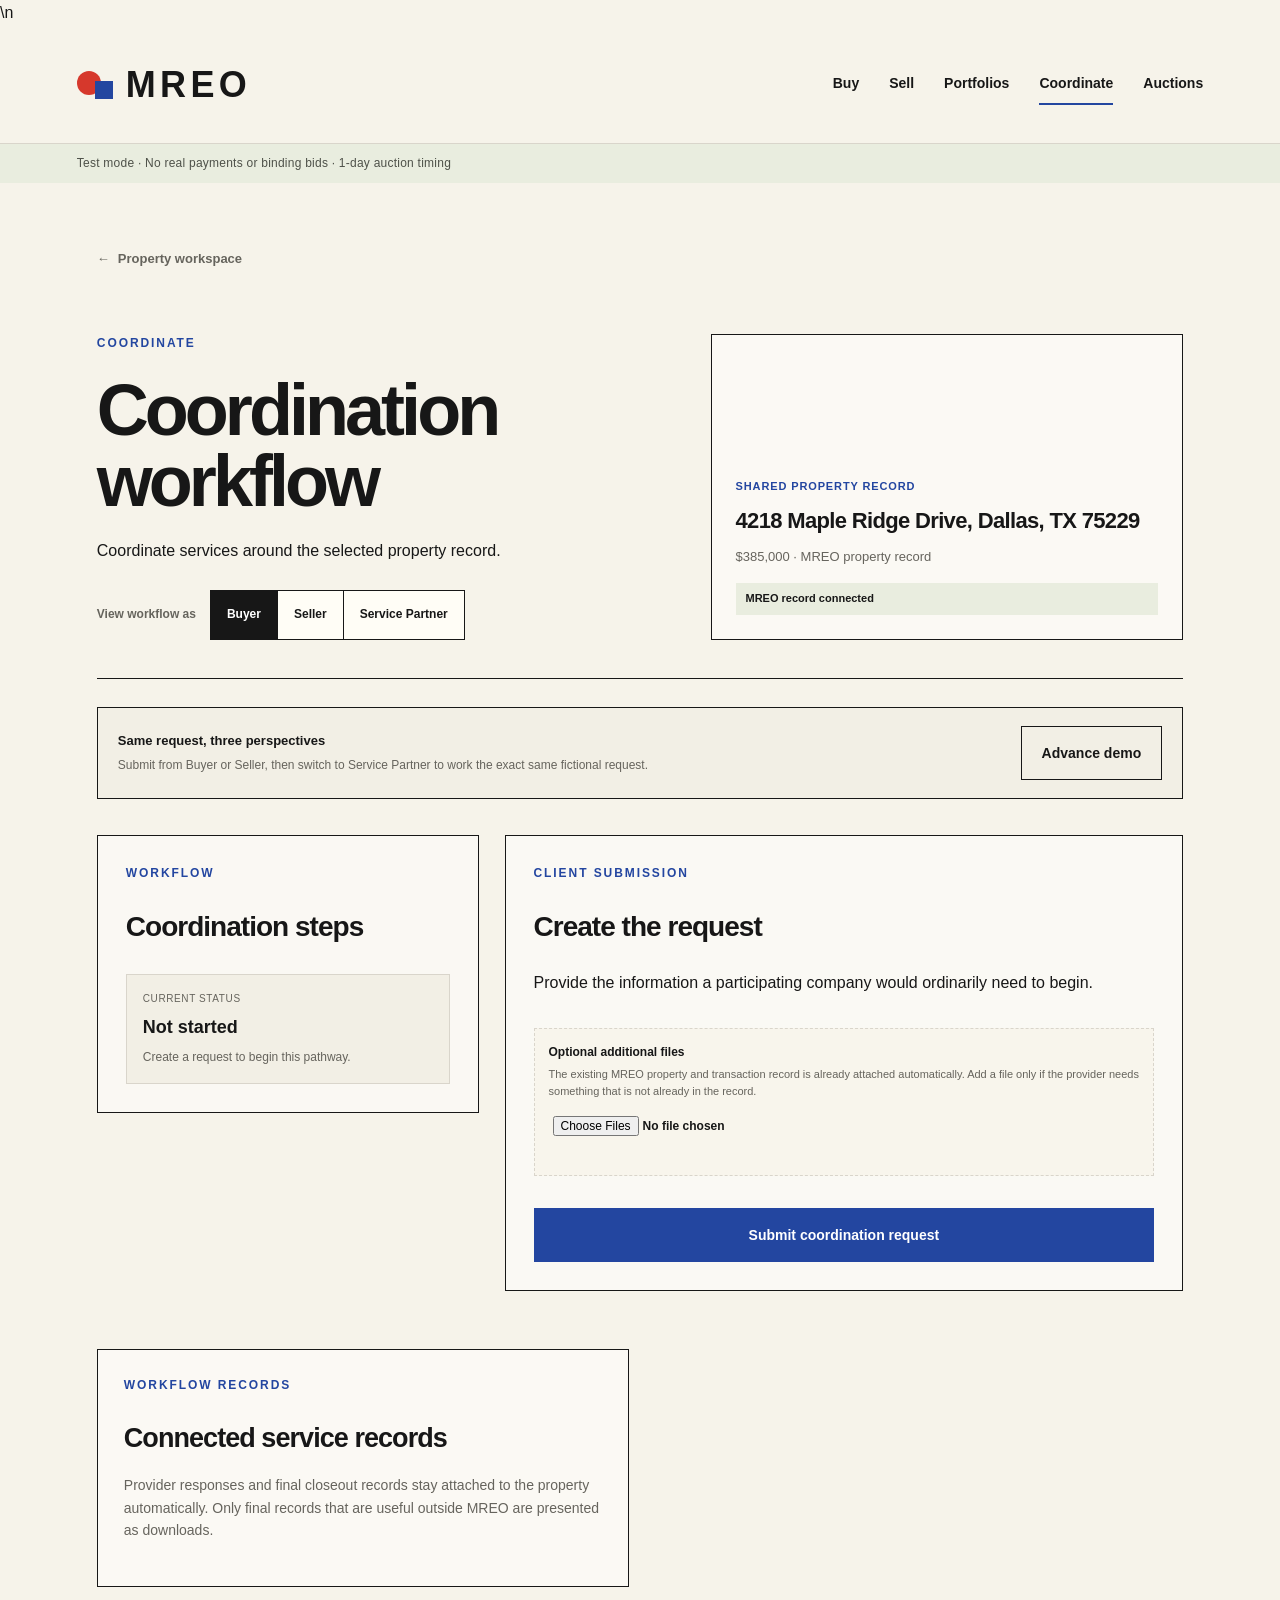
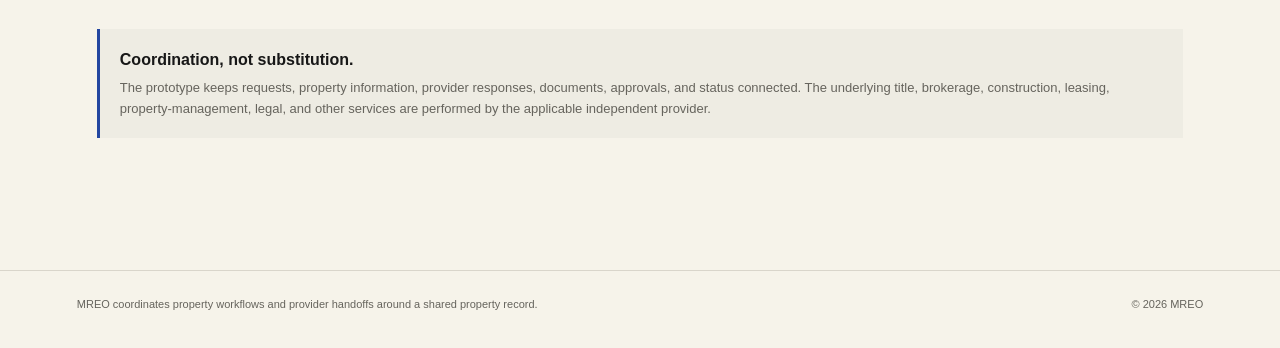
<file: coordination-service.html>
<!DOCTYPE html>
<html lang="en">
<head>
  <meta charset="UTF-8">
  <meta name="viewport" content="width=device-width, initial-scale=1.0">
  <meta name="description" content="Interactive MREO coordination workflow for property clients and participating service partners.">
  <title>MREO Coordination Workflow</title>
  <link rel="stylesheet" href="styles.css">
  <link rel="stylesheet" href="marketplace.css?v=20260917-coordination-workspace">
  <link rel="stylesheet" href="coordination.css?v=20260917-workspace-v4">\n  <link rel="stylesheet" href="coordination-workspace-v5.css?v=20260919-coordination-v8">
</head>
<body class="coordination-service-page">
  <header class="site-header"><a class="brand" href="index.html" aria-label="MREO home"><span class="brand-mark" aria-hidden="true"><span class="brand-circle"></span><span class="brand-square"></span></span><span class="brand-name">MREO</span></a><nav class="market-nav" aria-label="Main navigation"><a href="buyer.html">Buy</a><a href="seller.html">Sell</a><a href="portfolios.html">Portfolios</a><a href="coordination.html?role=provider" aria-current="page">Coordinate</a><a href="auction.html">Auctions</a></nav></header>
  <div class="protocol-strip" data-mode-label></div>

  <main class="page-shell coordination-shell">
    <a class="back-link" id="service-back" href="coordination.html"><span aria-hidden="true">←</span> Property workspace</a>

    <section class="coordination-hero service-hero">
      <div>
        <p class="section-label" id="service-eyebrow">Coordinate</p>
        <h1 id="service-title">Coordination workflow</h1>
        <p id="service-intro">Coordinate services around the selected property record.</p>
        <div class="workspace-viewbar service-viewbar" aria-label="Coordination perspective">
          <span class="workspace-view-label">View workflow as</span>
          <div class="segmented coordination-segmented" role="group" aria-label="Coordination perspective">
            <button type="button" id="service-view-buyer" data-role="buyer" aria-pressed="true">Buyer</button>
            <button type="button" id="service-view-seller" data-role="seller" aria-pressed="false">Seller</button>
            <button type="button" id="service-view-provider" data-role="provider" aria-pressed="false">Service Partner</button>
          </div>
        </div>
      </div>

      <aside class="record-card record-card-large" aria-label="Selected property record">
        <img id="service-record-image" alt="" hidden>
        <p class="record-eyebrow">Shared property record</p>
        <h2 id="service-record-title">4218 Maple Ridge Drive, Dallas, TX 75229</h2>
        <p id="service-record-meta">$385,000 · MREO property record</p>
        <span class="record-status" id="service-record-status">MREO record connected</span>
      </aside>
    </section>

    <section class="demo-control-strip service-demo-strip" aria-label="Demonstration controls">
      <div><strong>Same request, three perspectives</strong><span>Submit from Buyer or Seller, then switch to Service Partner to work the exact same fictional request.</span></div>
      <div class="demo-control-actions"><button type="button" class="secondary-button" id="service-advance-demo">Advance demo</button></div>
    </section>

    <div class="service-layout service-layout-v2">
      <section class="workflow-panel" aria-labelledby="workflow-title">
        <p class="section-label">Workflow</p>
        <h2 id="workflow-title">Coordination steps</h2>
        <ol class="workflow-list workflow-list-v2" id="service-workflow"></ol>
        <div class="workflow-state-card" id="workflow-state-card">
          <span>Current status</span>
          <strong id="workflow-current-status">Not started</strong>
          <p id="workflow-current-note">Create a request to begin this pathway.</p>
        </div>
      </section>

      <section class="request-panel" id="client-service-panel" aria-labelledby="request-title">
        <p class="section-label" id="client-request-eyebrow">Client submission</p>
        <h2 id="request-title">Create the request</h2>
        <p id="request-intro">Provide the information a participating company would ordinarily need to begin.</p>

        <form class="service-request-form" id="service-request-form">
          <div id="service-form-fields"></div>
          <label class="service-upload-field">Optional additional files
            <span>The existing MREO property and transaction record is already attached automatically. Add a file only if the provider needs something that is not already in the record.</span>
            <input id="service-attachments" name="attachments" type="file" multiple>
          </label>
          <div class="service-selected-files" id="service-selected-files" aria-live="polite"></div>
          <button class="primary-button button-blue" id="service-submit" type="submit">Submit coordination request</button>
        </form>

        <div class="request-status-card" id="client-request-status" hidden>
          <div class="request-status-heading"><span class="status-pill" id="client-status-pill">Submitted</span><strong id="client-status-title">Request submitted</strong></div>
          <p id="client-status-copy"></p>
          <div id="client-request-summary" class="request-summary"></div>
          <div id="client-request-actions" class="form-actions request-actions"></div>
        </div>
      </section>

      <section class="request-panel provider-service-panel" id="provider-service-panel" aria-labelledby="provider-service-title" hidden>
        <p class="section-label">Participating company portal</p>
        <h2 id="provider-service-title">Incoming request</h2>
        <div id="provider-empty-state" class="provider-empty-state">
          <strong>No client request yet.</strong>
          <p>Switch to Buyer or Seller, submit this pathway, and the exact request will appear here.</p>
        </div>
        <div id="provider-request-detail" hidden>
          <div class="provider-request-header">
            <div><span class="status-pill" id="provider-status-pill">Submitted</span><h3 id="provider-request-name">Property coordination request</h3></div>
            <div class="provider-company-badge"><img id="provider-company-logo" class="provider-company-logo" alt="" hidden><span>Assigned company</span><strong id="provider-company-name">Awaiting match</strong></div>
          </div>
          <div class="provider-detail-grid">
            <div>
              <h4>Client information</h4>
              <div id="provider-request-summary" class="request-summary"></div>
            </div>
            <div>
              <h4>Attachments</h4>
              <div id="provider-attachment-list" class="attachment-list"></div>
            </div>
          </div>
          <div class="provider-response-box">
            <h4>Provider actions</h4>
            <p id="provider-action-guidance">Review the property packet and accept the request when ready.</p>
            <div class="provider-action-buttons" id="provider-action-buttons"></div>
          </div>
        </div>
      </section>
    </div>

    <section class="workspace-two-column service-lower-grid">
      <article class="workspace-panel">
        <p class="section-label">Workflow records</p>
        <h2>Connected service records</h2>
        <p>Provider responses and final closeout records stay attached to the property automatically. Only final records that are useful outside MREO are presented as downloads.</p>
        <div id="service-document-library" class="document-library"></div>
      </article>
      <article class="workspace-panel">
        <p class="section-label">Shared activity</p>
        <h2>Request timeline</h2>
        <div id="service-timeline" class="coordination-timeline"></div>
      </article>
    </section>

    <aside class="coordination-note"><strong>Coordination, not substitution.</strong><p>The prototype keeps requests, property information, provider responses, documents, approvals, and status connected. The underlying title, brokerage, construction, leasing, property-management, legal, and other services are performed by the applicable independent provider.</p></aside>
  </main>

  <footer class="site-footer"><p>MREO coordinates property workflows and provider handoffs around a shared property record.</p><p>&copy; <span id="current-year">2026</span> MREO</p></footer>
  <script src="mreo-config.js"></script><script src="auction-core.js?v=20260914-blind-auction"></script><script src="mreo-service.js?v=20260919-reset-all-v12"></script><script src="app.js"></script><script src="mreo-ui.js?v=20260919-reset-all-v12"></script><script src="provider-branding.js?v=20260919-provider-branding"></script><script src="coordination-v5-data.js?v=20260919-network-collage-v18"></script><script src="coordination.js?v=20260919-provider-inbox-v16"></script><script src="coordination-response-enhancements.js?v=20260917-provider-response-v1"></script><script src="coordination-workspace-v5.js?v=20260919-provider-inbox-v16"></script>
</body>
</html>
</file>
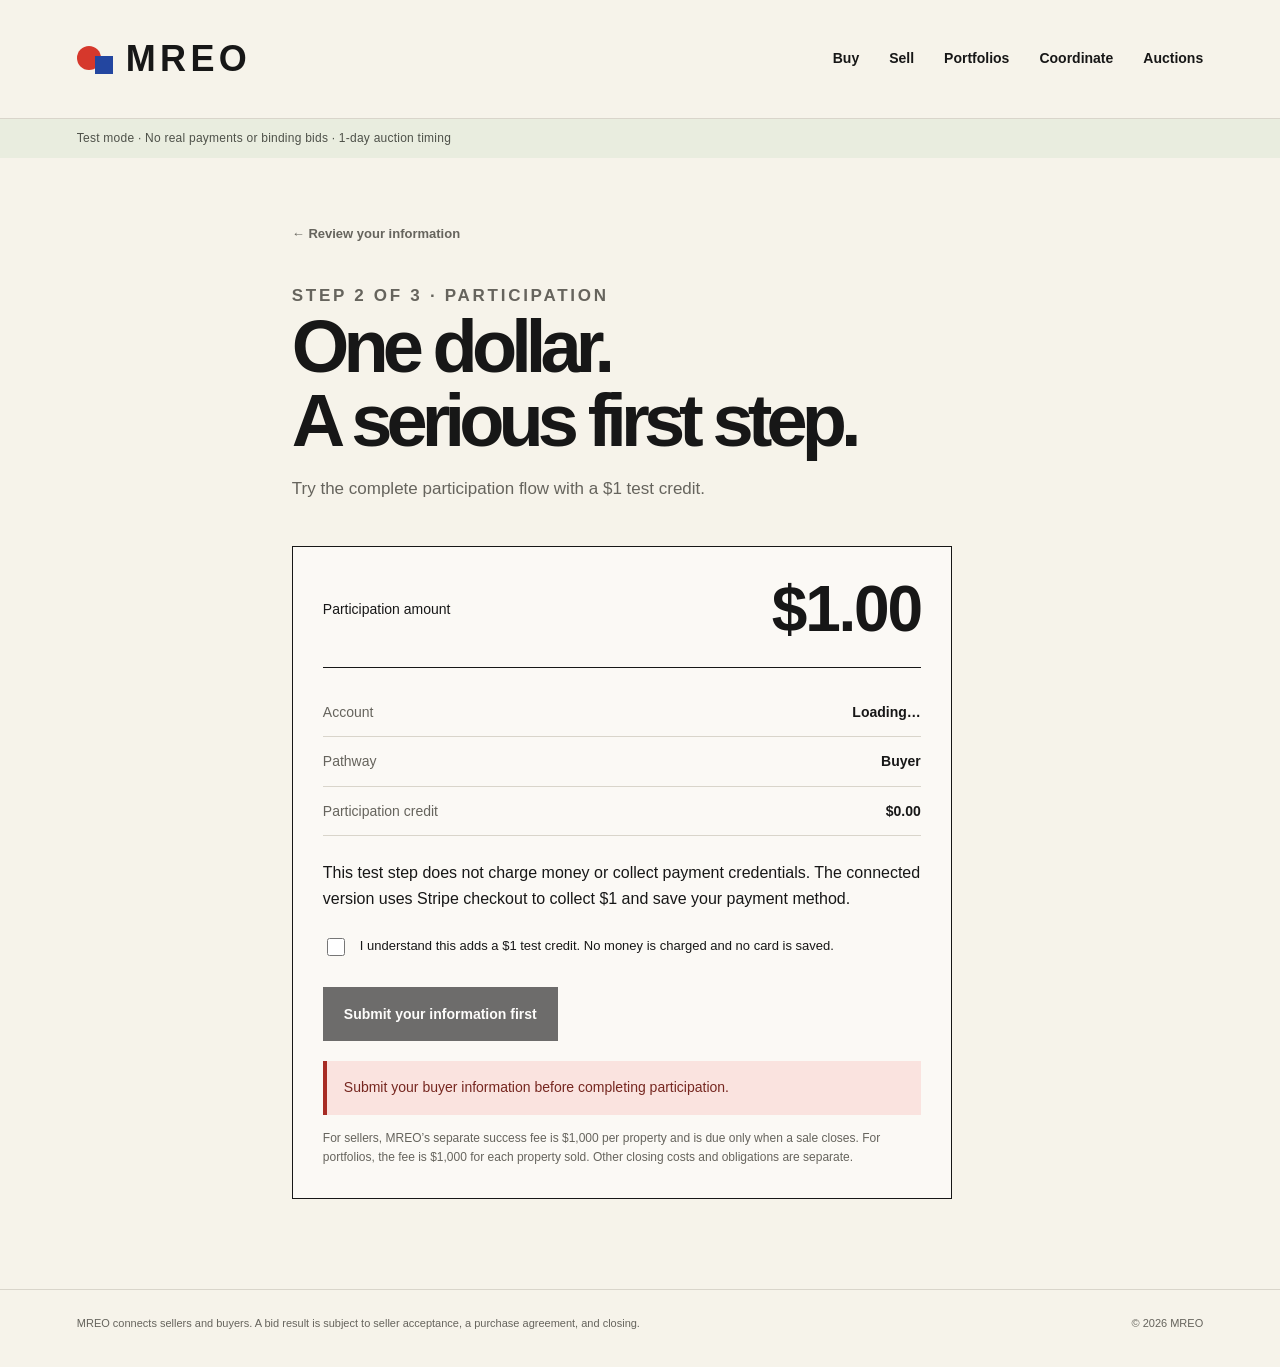
<file: payment.html>
<!DOCTYPE html>
<html lang="en"><head><meta charset="UTF-8"><meta name="viewport" content="width=device-width, initial-scale=1.0"><meta name="description" content="Participation access through MREO."><title>Participation access | MREO</title><link rel="stylesheet" href="styles.css"><link rel="stylesheet" href="marketplace.css?v=20260914-blind-auction"></head><body><header class="site-header"><a class="brand" href="index.html" aria-label="MREO home"><span class="brand-mark" aria-hidden="true"><span class="brand-circle"></span><span class="brand-square"></span></span><span class="brand-name">MREO</span></a><nav class="market-nav" aria-label="Main navigation"><a href="buyer.html">Buy</a><a href="seller.html">Sell</a><a href="portfolios.html">Portfolios</a><a href="coordination.html?role=provider">Coordinate</a><a href="auction.html">Auctions</a></nav></header><div class="protocol-strip" data-mode-label></div><main class="page-shell narrow-shell"><a class="back-link" id="payment-back" href="buyer.html">← Review your information</a>
<section class="page-heading"><p class="section-label">Step 2 of 3 · Participation</p><h1>One dollar.<br>A serious first step.</h1><p id="payment-intro">Complete your participation step to access the auction protocol.</p></section>
<section class="form-panel payment-panel"><div class="payment-total"><span>Participation amount</span><strong>$1.00</strong></div>
<dl class="simple-details"><div><dt>Account</dt><dd id="payment-account">Loading…</dd></div><div><dt>Pathway</dt><dd id="payment-role">—</dd></div><div><dt>Participation credit</dt><dd id="payment-credit">$0.00</dd></div></dl>
<p id="payment-explanation">Payment details are collected by Stripe when connected. MREO does not collect or store your full card number.</p>
<div id="payment-consent-row" class="checkbox-field"><input type="checkbox" id="payment-consent"><label for="payment-consent" id="payment-consent-label">I authorize the $1 payment and consent to saving my payment method with Stripe for future payments that I approve.</label></div>
<div class="form-actions"><button class="primary-button" id="payment-submit" type="button" disabled>Loading account…</button></div><p id="payment-message" class="form-message" role="status" hidden></p>
<p class="field-note">For sellers, MREO’s separate success fee is $1,000 per property and is due only when a sale closes. For portfolios, the fee is $1,000 for each property sold. Other closing costs and obligations are separate.</p><div class="form-actions payment-coordinate-actions" id="payment-coordinate-actions"><a class="primary-button button-blue" id="payment-coordinate" href="coordination.html">Coordinate →</a></div><p class="field-note" id="payment-coordinate-note">Open Coordination with the Seller information you already supplied carried forward automatically.</p></section></main><footer class="site-footer"><p>MREO connects sellers and buyers. A bid result is subject to seller acceptance, a purchase agreement, and closing.</p><p>&copy; <span id="current-year">2026</span> MREO</p></footer><script src="mreo-config.js"></script><script src="auction-core.js?v=20260914-blind-auction"></script><script src="mreo-service.js?v=20260914-blind-auction"></script><script src="app.js"></script><script src="mreo-ui.js?v=20260919-seller-coordinate-only-v17"></script></body></html>
</file>
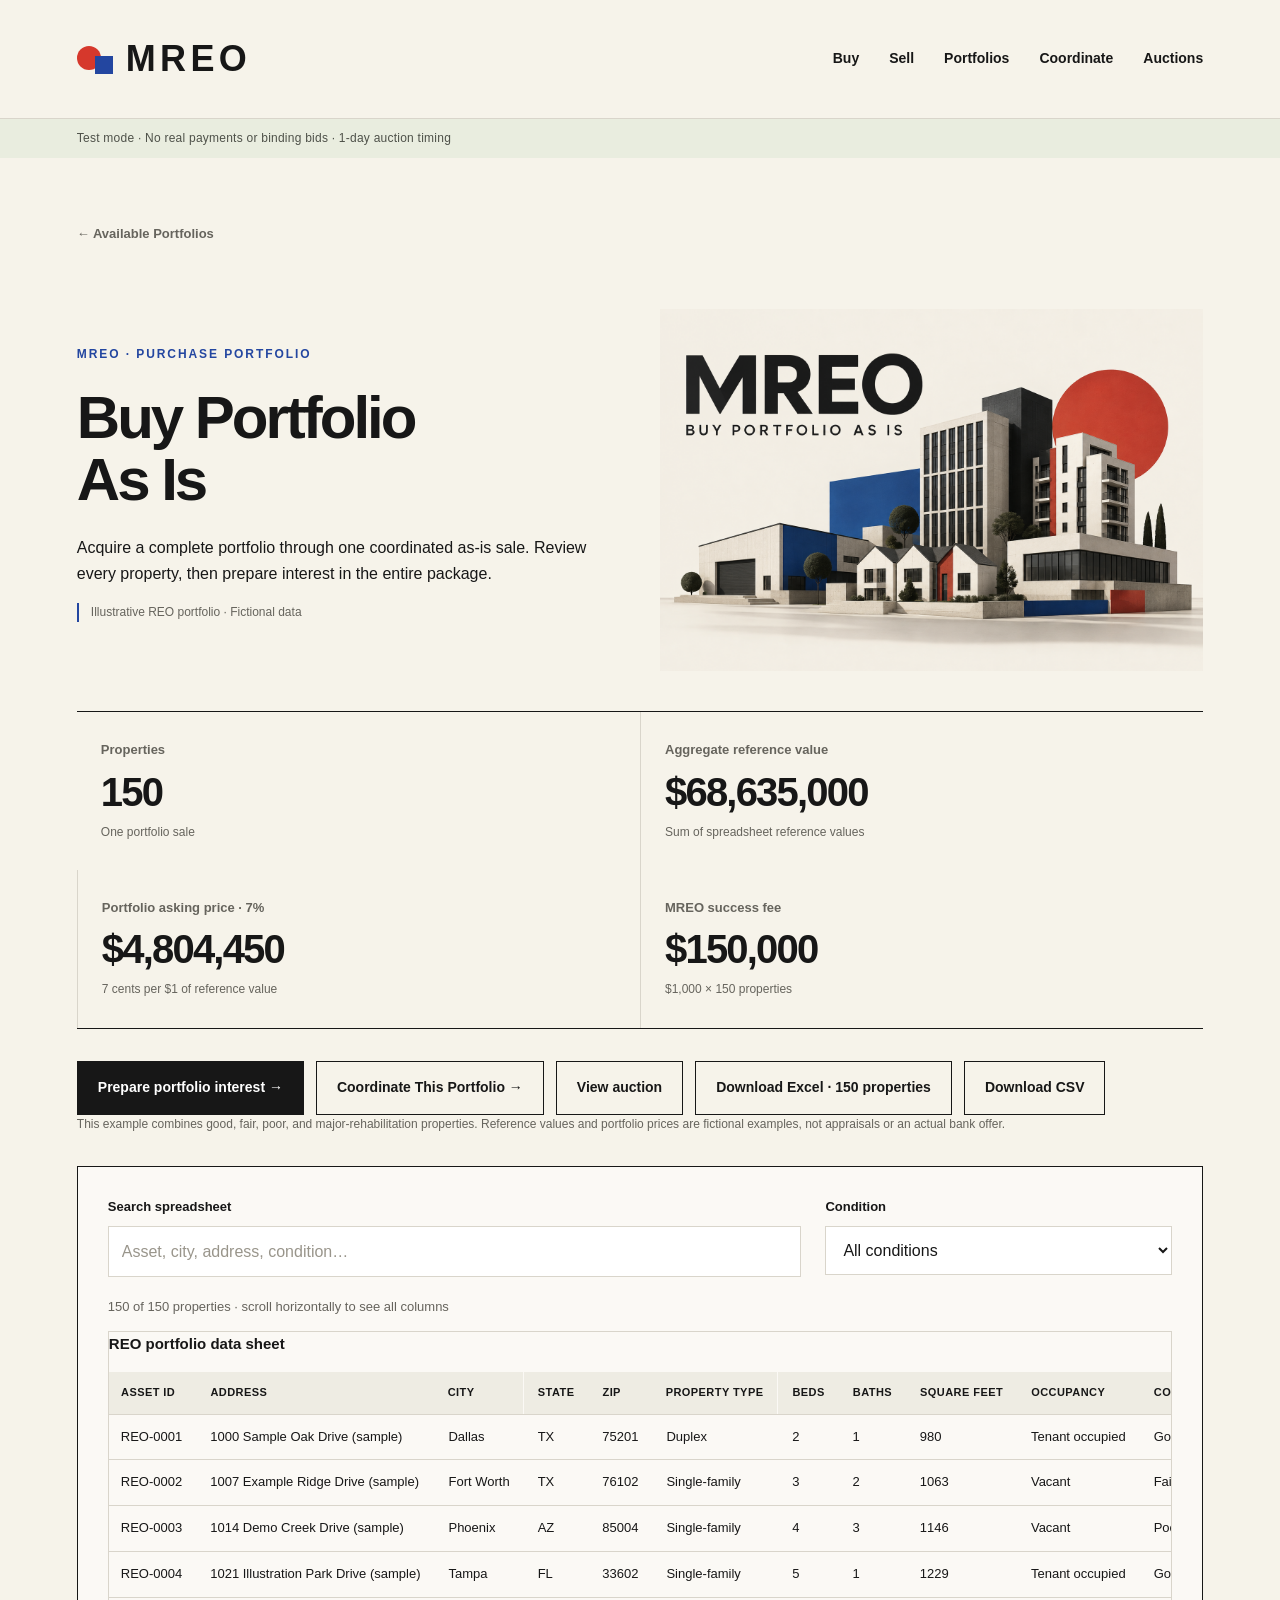
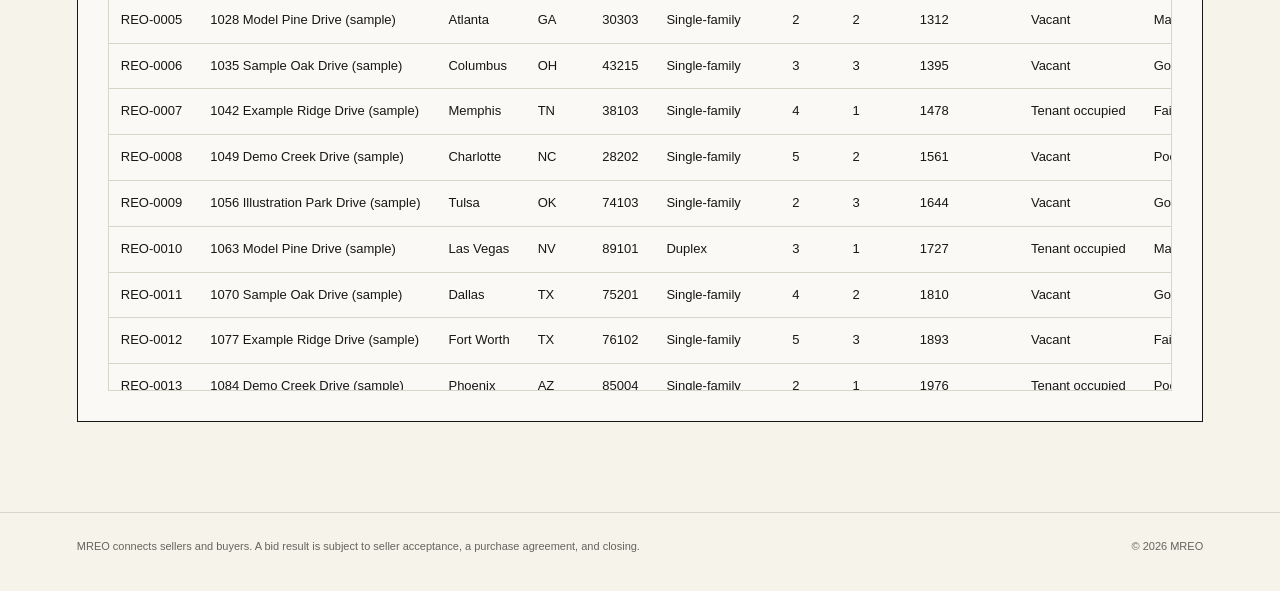
<file: portfolio.html>
<!DOCTYPE html>
<html lang="en"><head><meta charset="UTF-8"><meta name="viewport" content="width=device-width, initial-scale=1.0"><meta name="description" content="Buy Portfolio As Is through MREO."><title>Buy Portfolio As Is | MREO</title><link rel="stylesheet" href="styles.css"><link rel="stylesheet" href="marketplace.css?v=20260914-blind-auction"><style>.portfolio-stats>div:first-child{padding-left:24px}@media(max-width:600px){.portfolio-stats>div:first-child{padding-left:0}}</style></head><body><header class="site-header"><a class="brand" href="index.html" aria-label="MREO home"><span class="brand-mark" aria-hidden="true"><span class="brand-circle"></span><span class="brand-square"></span></span><span class="brand-name">MREO</span></a><nav class="market-nav" aria-label="Main navigation"><a href="buyer.html">Buy</a><a href="seller.html">Sell</a><a href="portfolios.html">Portfolios</a><a href="coordination.html?role=provider">Coordinate</a><a href="auction.html">Auctions</a></nav></header><div class="protocol-strip" data-mode-label></div><main class="page-shell"><a class="back-link" href="portfolios.html">← Available Portfolios</a>
<section class="portfolio-hero"><div><p class="section-label">MREO · Purchase portfolio</p><h1 id="portfolio-title">Buy Portfolio<br>As Is</h1><p id="portfolio-description">Acquire a complete portfolio through one coordinated as-is sale. Review every property, then prepare interest in the entire package.</p><p id="portfolio-data-label" class="data-label">Illustrative REO portfolio · Fictional data</p></div><img src="assets/mreo-portfolio.png" alt="MREO Buy Portfolio As Is — a generic collection of property types" width="768" height="512"></section>
<div class="auction-stats portfolio-stats"><div><span>Properties</span><strong id="portfolio-count">150</strong><small>One portfolio sale</small></div><div><span>Aggregate reference value</span><strong id="portfolio-value">—</strong><small>Sum of spreadsheet reference values</small></div><div><span id="portfolio-price-label">Portfolio asking price · 7%</span><strong id="portfolio-price">—</strong><small id="portfolio-pricing-note">7 cents per $1 of reference value</small></div><div><span>MREO success fee</span><strong id="portfolio-fee">$150,000</strong><small id="portfolio-fee-note">$1,000 × 150 properties</small></div></div>
<div class="form-actions"><a class="primary-button" id="portfolio-interest" href="buyer.html?auction=demo-portfolio">Prepare portfolio interest →</a><a class="secondary-button" id="portfolio-coordinate" href="coordination.html?type=portfolio&amp;auction=demo-portfolio&amp;title=Illustrative%20REO%20portfolio%20%C2%B7%20150%20properties&amp;price=4804450&amp;count=150&amp;image=assets%2Fmreo-portfolio.png">Coordinate This Portfolio →</a><a class="secondary-button" id="portfolio-auction" href="auction.html?id=demo-portfolio">View auction</a><a class="secondary-button" id="portfolio-download" href="data/REO-150-properties.xlsx" download>Download Excel · 150 properties</a><a class="contract-button" id="portfolio-csv" href="data/REO-150-properties.csv" download>Download CSV</a></div>
<p class="field-note" id="portfolio-source-note">This example combines good, fair, poor, and major-rehabilitation properties. Reference values and portfolio prices are fictional examples, not appraisals or an actual bank offer.</p>
<section class="form-panel portfolio-sheet"><div class="sheet-toolbar"><div class="form-field"><label for="portfolio-search">Search spreadsheet</label><input id="portfolio-search" type="search" placeholder="Asset, city, address, condition…"></div><div class="form-field"><label for="portfolio-condition">Condition</label><select id="portfolio-condition"><option value="">All conditions</option></select></div></div><p id="portfolio-showing" role="status"></p><div class="table-scroll" tabindex="0" aria-label="Property spreadsheet; scroll horizontally for all columns"><table class="data-table portfolio-table"><caption id="portfolio-caption">REO portfolio data sheet</caption><thead id="portfolio-table-head"></thead><tbody id="portfolio-table-body"></tbody></table></div><p id="portfolio-message" class="form-message" role="status" hidden></p></section>
</main><footer class="site-footer"><p>MREO connects sellers and buyers. A bid result is subject to seller acceptance, a purchase agreement, and closing.</p><p>&copy; <span id="current-year">2026</span> MREO</p></footer><script src="mreo-config.js"></script><script src="auction-core.js?v=20260914-blind-auction"></script><script src="mreo-service.js?v=20260914-blind-auction"></script><script src="app.js"></script><script src="mreo-ui.js?v=20260914-blind-auction"></script></body></html>
</file>
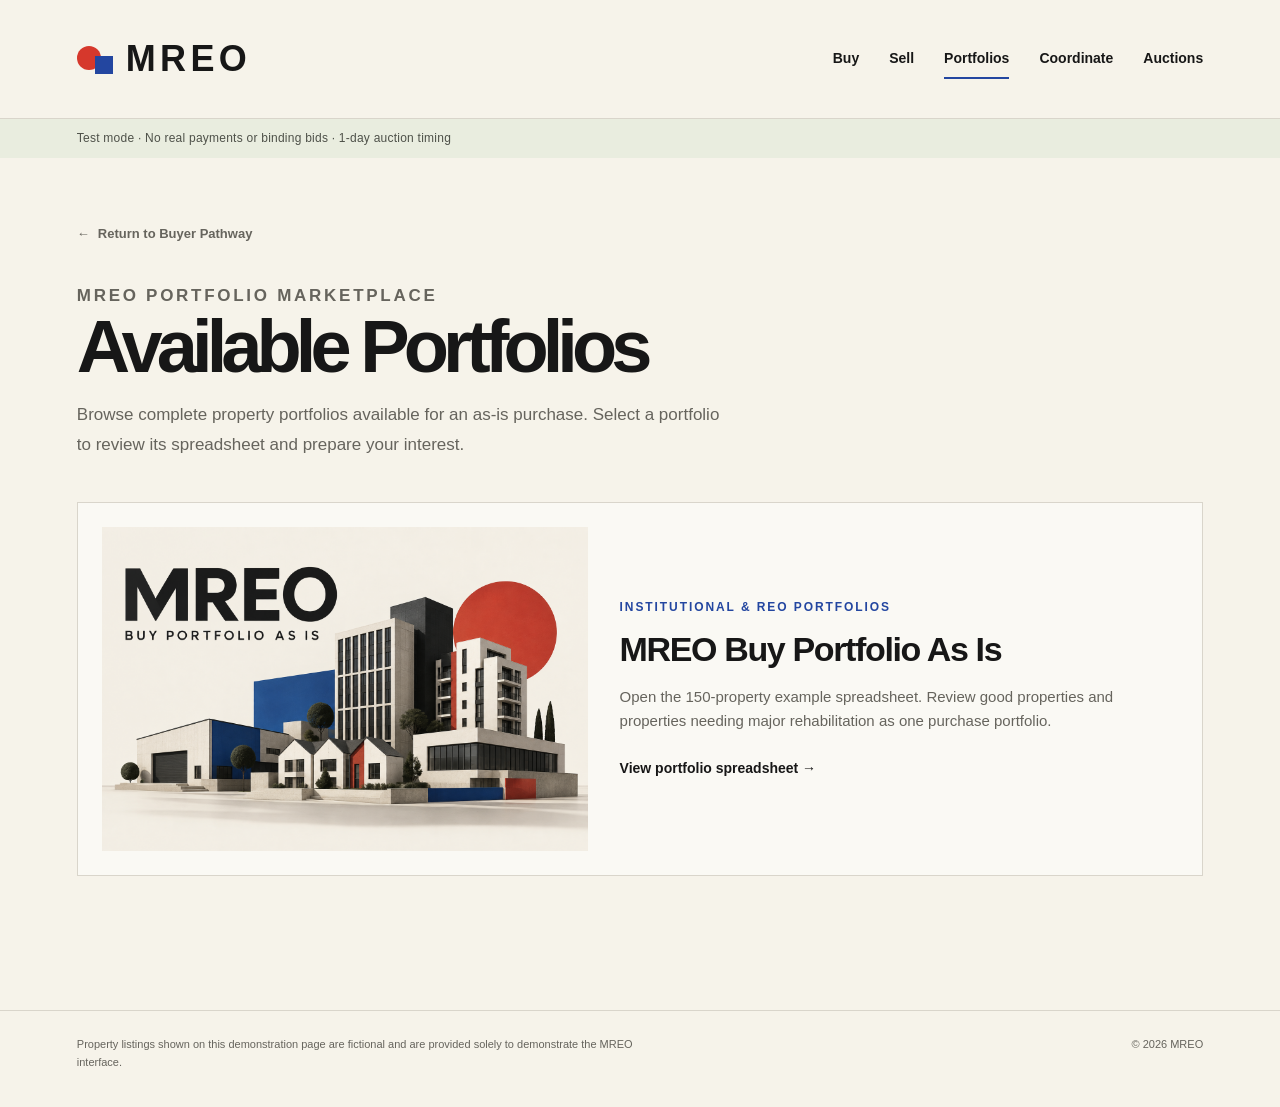
<file: portfolios.html>
<!DOCTYPE html>
<html lang="en">
<head>
  <meta charset="UTF-8">
  <meta name="viewport" content="width=device-width, initial-scale=1.0">
  <meta name="description" content="Browse available as-is property portfolios and review their complete property spreadsheets through MREO.">
  <title>Available Portfolios | MREO</title>
  <link rel="stylesheet" href="styles.css">
  <link rel="stylesheet" href="marketplace.css?v=20260914-blind-auction">
</head>
<body class="portfolios-page">
  <header class="site-header"><a class="brand" href="index.html" aria-label="MREO home"><span class="brand-mark" aria-hidden="true"><span class="brand-circle"></span><span class="brand-square"></span></span><span class="brand-name">MREO</span></a><nav class="market-nav" aria-label="Main navigation"><a href="buyer.html">Buy</a><a href="seller.html">Sell</a><a href="portfolios.html" aria-current="page">Portfolios</a><a href="coordination.html?role=provider">Coordinate</a><a href="auction.html">Auctions</a></nav></header>
  <div class="protocol-strip" data-mode-label></div>
  <main class="page-shell">
    <a class="back-link" href="buyer.html"><span aria-hidden="true">←</span> Return to Buyer Pathway</a>
    <section class="page-heading properties-heading" aria-labelledby="portfolios-page-title">
      <p class="section-label">MREO Portfolio Marketplace</p>
      <h1 id="portfolios-page-title">Available Portfolios</h1>
      <p>Browse complete property portfolios available for an as-is purchase. Select a portfolio to review its spreadsheet and prepare your interest.</p>
    </section>
    <section class="portfolio-marketplace" aria-label="Available portfolios">
      <a class="portfolio-entry" href="portfolio.html"><img src="assets/mreo-portfolio.png" alt="MREO Buy Portfolio As Is" width="768" height="512"><div><p class="section-label">Institutional &amp; REO portfolios</p><h2>MREO Buy Portfolio As Is</h2><p>Open the 150-property example spreadsheet. Review good properties and properties needing major rehabilitation as one purchase portfolio.</p><span class="text-link">View portfolio spreadsheet →</span></div></a>
      <div id="new-listings" data-listing-kind="portfolio"></div>
    </section>
    <p id="marketplace-message" class="form-message" role="status" hidden></p>
  </main>
  <footer class="site-footer">
    <p>
      Property listings shown on this demonstration page are fictional
      and are provided solely to demonstrate the MREO interface.
    </p>

    <p>
      &copy; <span id="current-year">2026</span> MREO
    </p>
  </footer>

  <script src="mreo-config.js"></script><script src="auction-core.js?v=20260914-blind-auction"></script><script src="mreo-service.js?v=20260914-blind-auction"></script><script src="app.js"></script><script src="mreo-ui.js?v=20260914-blind-auction"></script>
</body>
</html>
</file>
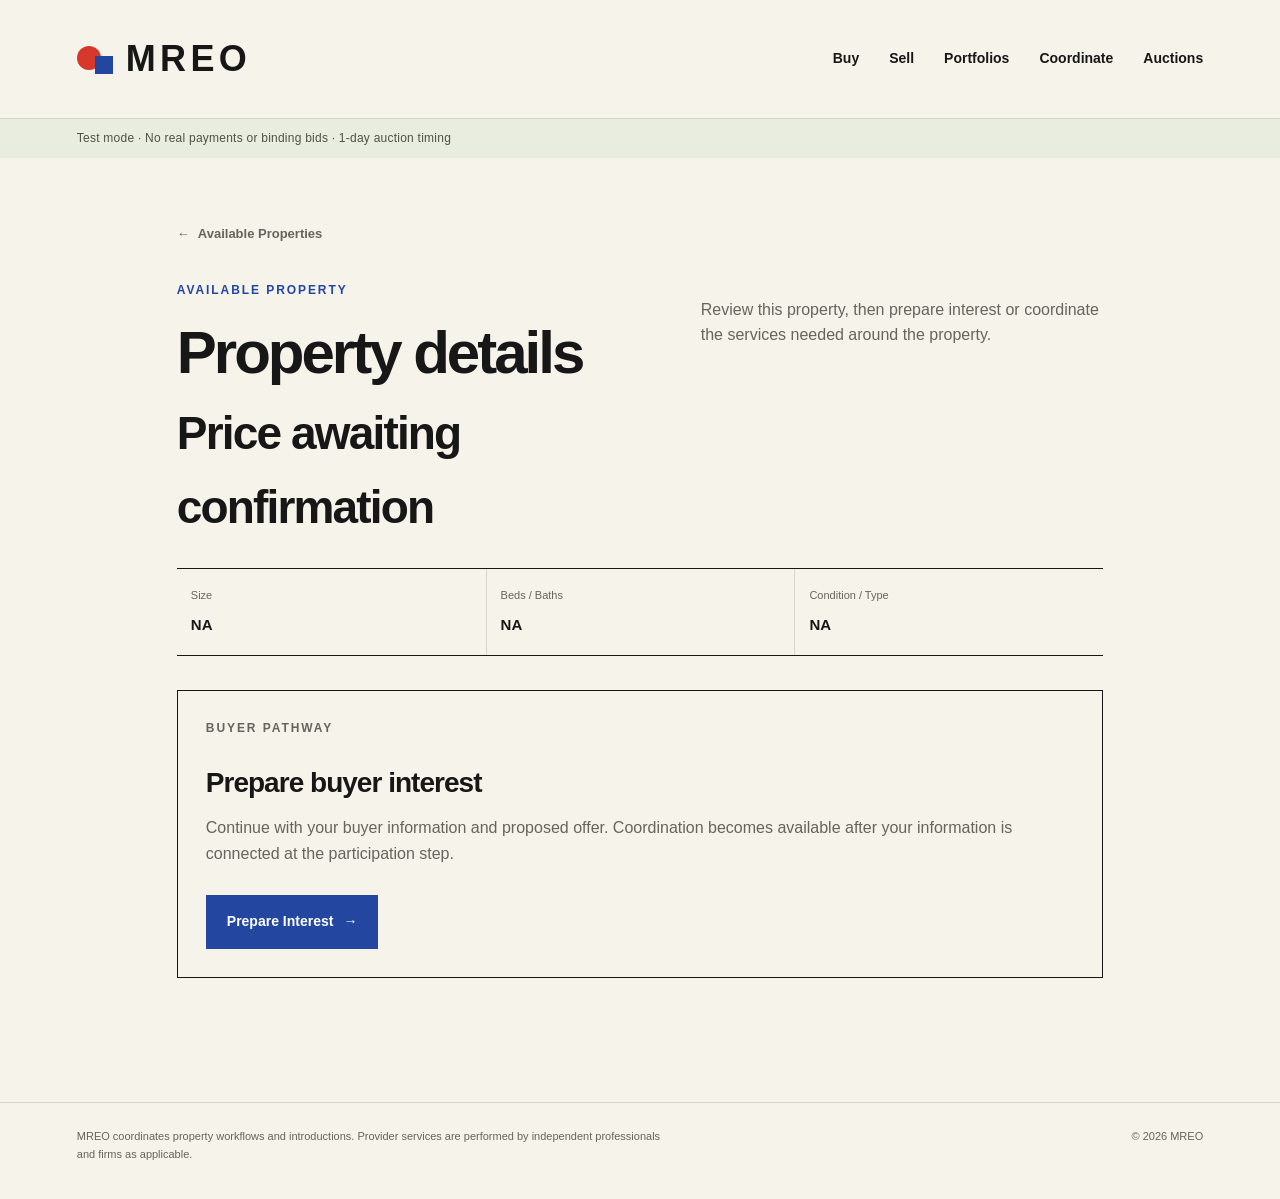
<file: property.html>
<!DOCTYPE html>
<html lang="en">
<head>
  <meta charset="UTF-8">
  <meta name="viewport" content="width=device-width, initial-scale=1.0">
  <meta name="description" content="Review an available MREO property, prepare buyer interest, or coordinate property services.">
  <title>Property Details | MREO</title>
  <link rel="stylesheet" href="styles.css">
  <link rel="stylesheet" href="marketplace.css?v=20260914-blind-auction">
  <link rel="stylesheet" href="coordination.css?v=20260916">
</head>
<body class="property-detail-page">
  <header class="site-header"><a class="brand" href="index.html" aria-label="MREO home"><span class="brand-mark" aria-hidden="true"><span class="brand-circle"></span><span class="brand-square"></span></span><span class="brand-name">MREO</span></a><nav class="market-nav" aria-label="Main navigation"><a href="buyer.html">Buy</a><a href="seller.html">Sell</a><a href="portfolios.html">Portfolios</a><a href="coordination.html?role=provider">Coordinate</a><a href="auction.html">Auctions</a></nav></header>
  <div class="protocol-strip" data-mode-label></div>
  <main class="page-shell property-detail-shell">
    <a class="back-link" href="properties.html"><span aria-hidden="true">←</span> Available Properties</a>
    <section class="property-detail-summary" aria-labelledby="property-detail-address">
      <div>
        <p class="section-label" id="property-detail-location">Available property</p>
        <h1 id="property-detail-address">Property details</h1>
        <p class="detail-price" id="property-detail-price">—</p>
      </div>
      <p class="property-detail-description" id="property-detail-description">Review this property, then prepare interest or coordinate services around it.</p>
    </section>

    <div class="single-property-media"><img id="property-detail-image" alt="Property image"></div>

    <div class="detail-facts" aria-label="Property facts">
      <div><span>Size</span><strong id="property-detail-size">NA</strong></div>
      <div><span>Beds / Baths</span><strong id="property-detail-beds">NA</strong></div>
      <div><span>Condition / Type</span><strong id="property-detail-condition">NA</strong></div>
    </div>

    <section class="seller-media-section" id="seller-media-section" aria-labelledby="seller-media-heading" hidden>
      <p class="section-label">Property media</p>
      <h2 id="seller-media-heading">Additional images</h2>
      <div class="seller-media-grid" id="seller-media-gallery"></div>
    </section>

    <section class="seller-media-section" id="property-videos-section" aria-labelledby="property-videos-heading" hidden>
      <p class="section-label">Property media</p>
      <h2 id="property-videos-heading">Property videos</h2>
      <div class="seller-media-grid" id="property-video-gallery"></div>
    </section>

    <section class="property-next-actions" aria-labelledby="property-next-heading">
      <p class="section-label">Buyer pathway</p>
      <h2 id="property-next-heading">Prepare buyer interest</h2>
      <p>Continue with your buyer information and proposed offer. Coordination becomes available after your information is connected at the participation step.</p>
      <div class="form-actions">
        <a class="primary-button button-blue" id="property-prepare-interest" href="buyer.html">Prepare Interest <span aria-hidden="true">→</span></a>
      </div>
    </section>
  </main>
  <footer class="site-footer"><p>MREO coordinates property workflows and introductions. Provider services are performed by independent professionals and firms as applicable.</p><p>&copy; <span id="current-year">2026</span> MREO</p></footer>
  <script src="mreo-config.js"></script><script src="auction-core.js?v=20260914-blind-auction"></script><script src="mreo-service.js?v=20260914-blind-auction"></script><script src="app.js"></script><script src="mreo-ui.js?v=20260919-primary-media-v2"></script><script src="property-flow.js?v=20260919-buyer-path-v3"></script>
</body>
</html>
</file>
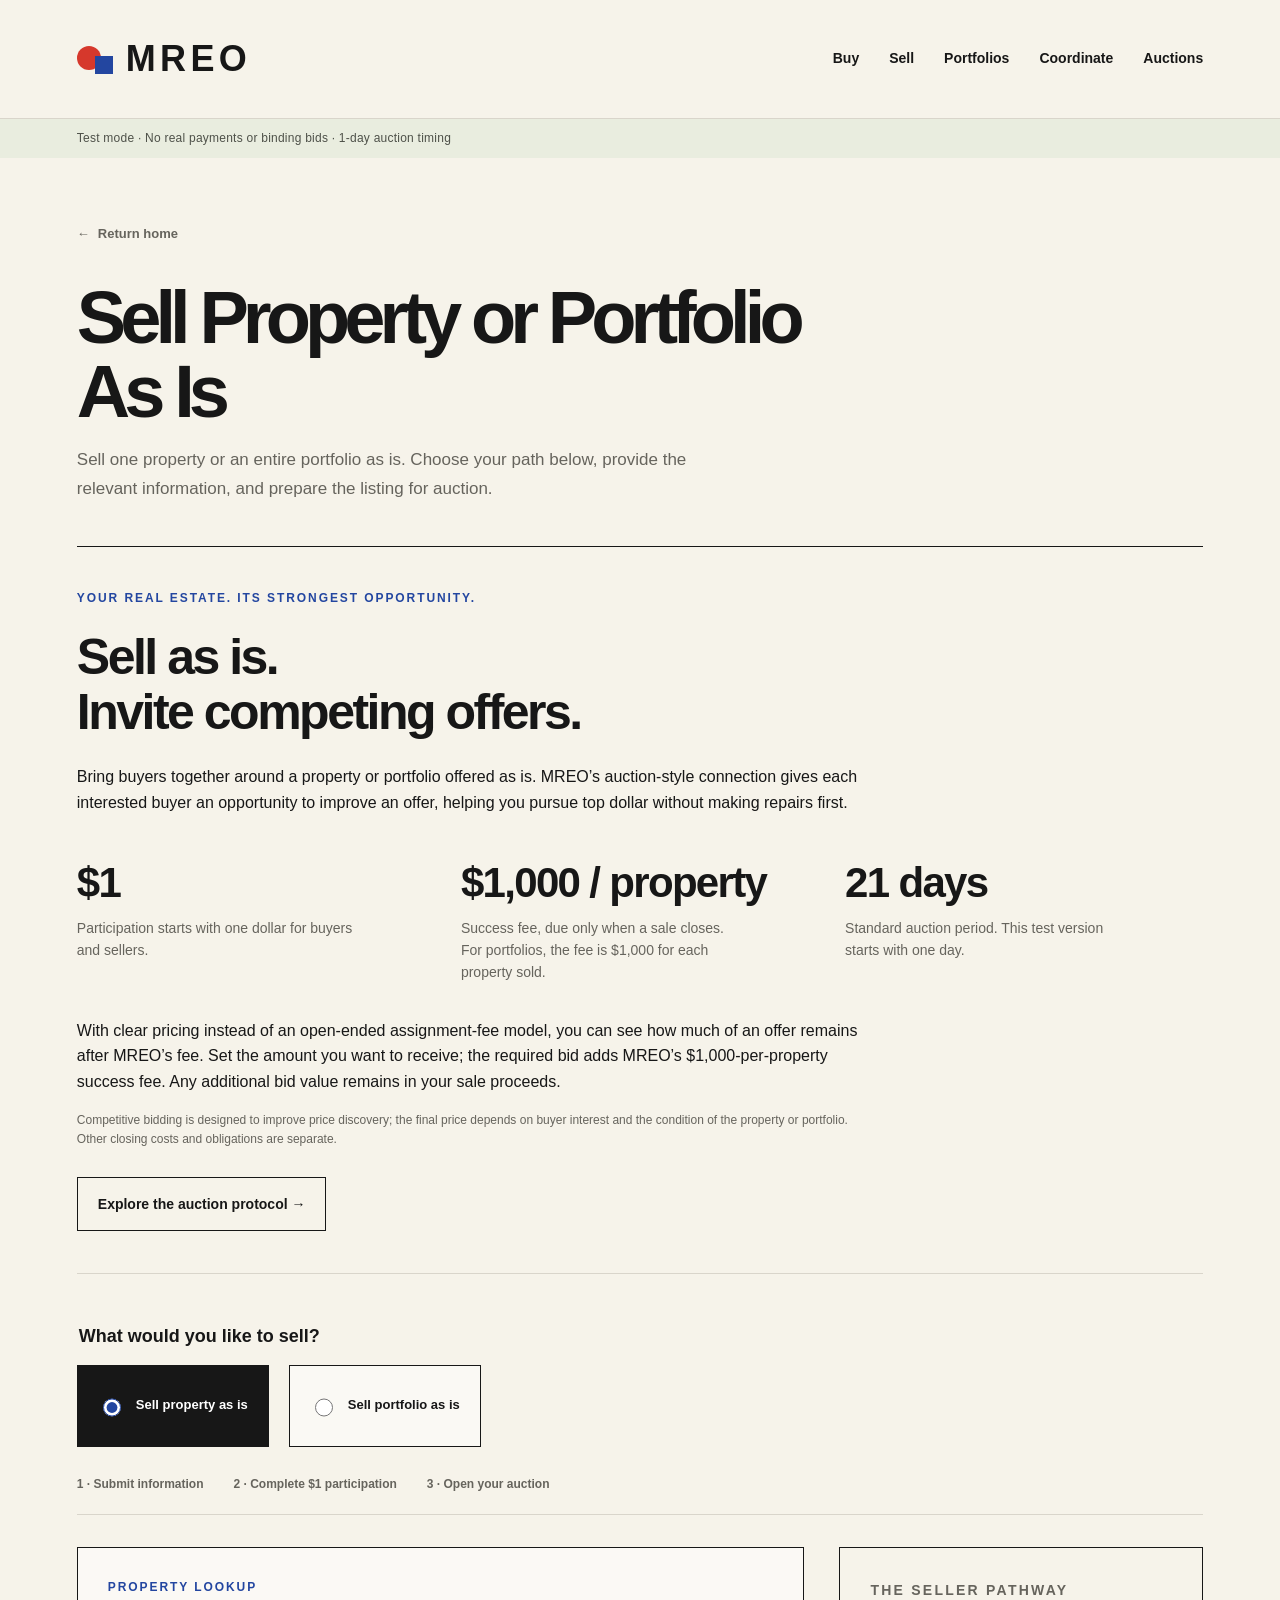
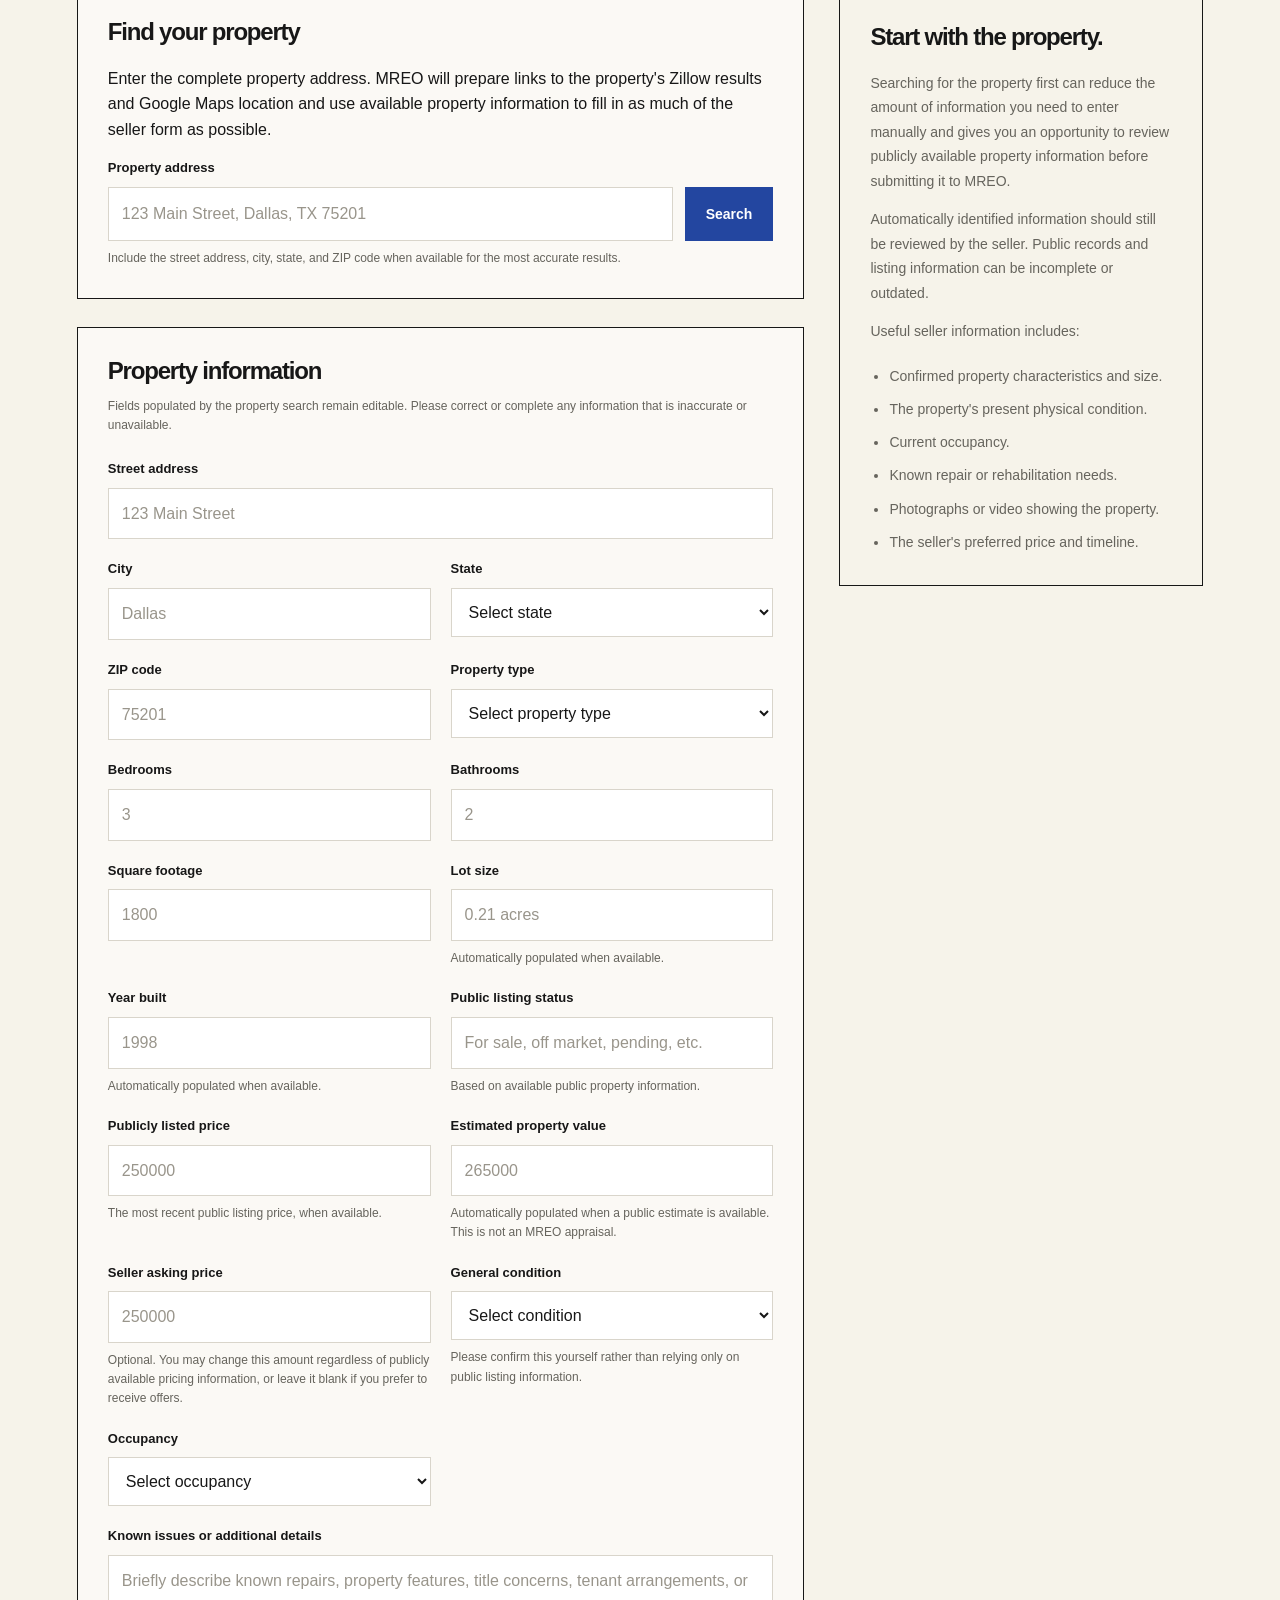
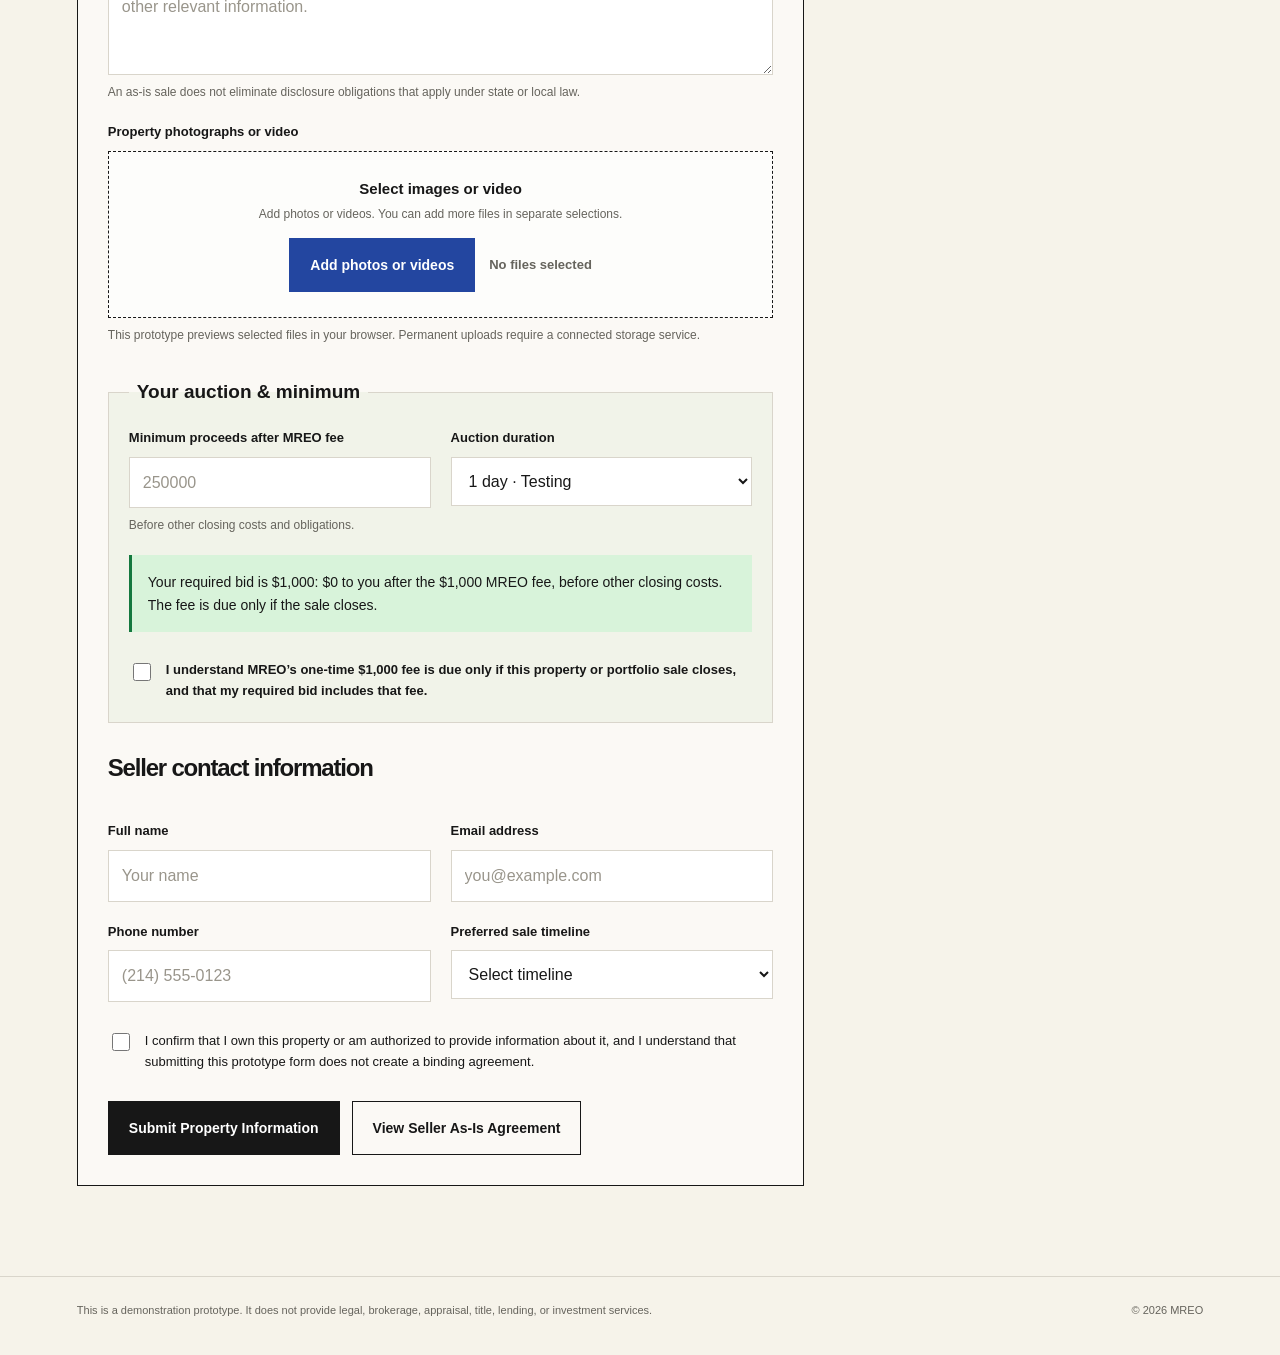
<file: seller.html>
<!DOCTYPE html>
<html lang="en">
<head>
  <meta charset="UTF-8">

  <meta
    name="viewport"
    content="width=device-width, initial-scale=1.0"
  >

  <meta
    name="description"
    content="Sell a property or portfolio as is through MREO and invite competing offers."
  >

  <title>Sell Property or Portfolio As Is | MREO</title>

  <link rel="stylesheet" href="styles.css">
  <link rel="stylesheet" href="marketplace.css?v=20260917-seller-media-picker">
</head>

<body class="seller-page">
  <header class="site-header"><a class="brand" href="index.html" aria-label="MREO home"><span class="brand-mark" aria-hidden="true"><span class="brand-circle"></span><span class="brand-square"></span></span><span class="brand-name">MREO</span></a><nav class="market-nav" aria-label="Main navigation"><a href="buyer.html">Buy</a><a href="seller.html">Sell</a><a href="portfolios.html">Portfolios</a><a href="coordination.html?role=provider">Coordinate</a><a href="auction.html">Auctions</a></nav></header><div class="protocol-strip" data-mode-label></div>

  <main class="page-shell">
    <a class="back-link" href="index.html">
      <span aria-hidden="true">←</span>
      Return home
    </a>

    <section
      class="page-heading"
      aria-labelledby="seller-page-title"
    >
      <h1 id="seller-page-title">
        Sell Property or Portfolio As Is
      </h1>

      <p>
        Sell one property or an entire portfolio as is. Choose your
        path below, provide the relevant information, and prepare the
        listing for auction.
      </p>
    </section>

    <section class="sell-value"><p class="section-label">Your real estate. Its strongest opportunity.</p><h2>Sell as is.<br>Invite competing offers.</h2><p>Bring buyers together around a property or portfolio offered as is. MREO’s auction-style connection gives each interested buyer an opportunity to improve an offer, helping you pursue top dollar without making repairs first.</p><div class="value-grid"><div><strong>$1</strong><span>Participation starts with one dollar for buyers and sellers.</span></div><div><strong>$1,000 / property</strong><span>Success fee, due only when a sale closes. For portfolios, the fee is $1,000 for each property sold.</span></div><div><strong>21 days</strong><span>Standard auction period. This test version starts with one day.</span></div></div><p>With clear pricing instead of an open-ended assignment-fee model, you can see how much of an offer remains after MREO’s fee. Set the amount you want to receive; the required bid adds MREO’s $1,000-per-property success fee. Any additional bid value remains in your sale proceeds.</p><p class="field-note">Competitive bidding is designed to improve price discovery; the final price depends on buyer interest and the condition of the property or portfolio. Other closing costs and obligations are separate.</p><div class="form-actions"><a class="secondary-button" href="auction.html">Explore the auction protocol →</a></div></section><fieldset class="listing-choice"><legend>What would you like to sell?</legend><label><input type="radio" id="sell-kind-property" name="listing-kind" value="property" checked> Sell property as is</label><label><input type="radio" id="sell-kind-portfolio" name="listing-kind" value="portfolio"> Sell portfolio as is</label></fieldset><div class="path-steps" aria-label="Seller steps"><span>1 · Submit information</span><span>2 · Complete $1 participation</span><span>3 · Open your auction</span></div><div class="content-layout">
      <div>

        <!-- ======================================
             PROPERTY SEARCH
             ====================================== -->

        <section
          class="form-panel"
          id="single-search-panel" aria-labelledby="seller-property-search-heading"
        >
          <p class="section-label">
            Property lookup
          </p>

          <h2 id="seller-property-search-heading">
            Find your property
          </h2>

          <p>
            Enter the complete property address. MREO will prepare links
            to the property's Zillow results and Google Maps location and
            use available property information to fill in as much of the
            seller form as possible.
          </p>

          <form id="seller-search-form">
            <div class="form-field full-width">
              <label for="seller-property-search-address">
                Property address
              </label>

              <div class="address-search">
                <input
                  id="seller-property-search-address"
                  name="sellerPropertySearchAddress"
                  type="text"
                  autocomplete="street-address"
                  placeholder="123 Main Street, Dallas, TX 75201"
                  required
                >

                <button
                  class="primary-button button-blue"
                  type="submit"
                >
                  Search
                </button>
              </div>

              <p class="field-note">
                Include the street address, city, state, and ZIP code
                when available for the most accurate results.
              </p>
            </div>
          </form>

          <div
            id="seller-search-result"
            class="search-result"
            role="status"
            aria-live="polite"
            hidden
          >
            <p>
              Property search results are ready for:
              <strong id="seller-searched-property-address"></strong>
            </p>

            <div
              id="seller-autofill-message"
              class="property-autofill-message"
            >
              Available property information has been added to the
              form below. Please review each field and make any
              necessary corrections.
            </div>

            <div class="button-group">
              <a
                id="seller-zillow-property-link"
                class="primary-button button-blue"
                href="#"
                target="_blank"
                rel="noopener noreferrer"
              >
                View on Zillow
              </a>

              <a
                id="seller-google-maps-link"
                class="secondary-button"
                href="#"
                target="_blank"
                rel="noopener noreferrer"
              >
                View on Google Maps
              </a>
            </div>

            <p class="field-note">
              Property and listing information varies by address and
              by the public information available for that property.
              Review automatically populated information before
              submitting.
            </p>
          </div>
        </section>

        <!-- ======================================
             SELLER PROPERTY FORM
             ====================================== -->

        <section
          class="form-panel"
          aria-labelledby="property-information-heading"
          style="margin-top: 28px;"
        >
          <h2 id="property-information-heading">
            Property information
          </h2>

          <p class="field-note property-review-note">
            Fields populated by the property search remain editable.
            Please correct or complete any information that is
            inaccurate or unavailable.
          </p>

          <form id="seller-form"><div class="form-grid"><fieldset id="portfolio-fields" class="full-width form-grid flat-fieldset" hidden disabled><legend>Portfolio spreadsheet</legend><div class="form-field full-width"><label for="portfolio-title">Portfolio name</label><input type="text" id="portfolio-title" name="portfolioTitle" placeholder="Example: Southwest REO portfolio" maxlength="200" required></div><div class="form-field full-width"><label for="portfolio-file">Upload Excel or CSV</label><div class="upload-area"><p>One row per property. Upload .xlsx, .xls, or .csv, up to 5 MB and 2,000 properties.</p><input id="portfolio-file" name="portfolioFile" type="file" accept=".xlsx,.xls,.csv" required></div><p class="field-note">Required columns: Address, City, State, Condition, Reference Value. Use the example spreadsheet as a template. In test mode, parsed portfolio data stays in this browser.</p><div class="form-actions"><a href="data/REO-150-properties.xlsx" download class="secondary-button">Download example Excel</a><a href="data/portfolio-template.csv" download class="contract-button">Blank CSV template</a></div><p id="portfolio-upload-message" class="form-message" role="status" hidden></p><div id="portfolio-preview"></div></div></fieldset><fieldset id="single-fields" class="full-width form-grid flat-fieldset"><legend class="sr-only">Single-property details</legend>

              <!-- ADDRESS -->

              <div class="form-field full-width">
                <label for="property-address">
                  Street address
                </label>

                <input
                  id="property-address"
                  name="propertyAddress"
                  type="text"
                  autocomplete="street-address"
                  placeholder="123 Main Street"
                  required
                >
              </div>

              <div class="form-field">
                <label for="property-city">
                  City
                </label>

                <input
                  id="property-city"
                  name="propertyCity"
                  type="text"
                  autocomplete="address-level2"
                  placeholder="Dallas"
                  required
                >
              </div>

              <div class="form-field">
                <label for="property-state">
                  State
                </label>

                <select
                  id="property-state"
                  name="propertyState"
                  required
                >
                  <option value="">
                    Select state
                  </option>

                  <option value="AL">Alabama</option>
                  <option value="AK">Alaska</option>
                  <option value="AZ">Arizona</option>
                  <option value="AR">Arkansas</option>
                  <option value="CA">California</option>
                  <option value="CO">Colorado</option>
                  <option value="CT">Connecticut</option>
                  <option value="DE">Delaware</option>
                  <option value="DC">District of Columbia</option>
                  <option value="FL">Florida</option>
                  <option value="GA">Georgia</option>
                  <option value="HI">Hawaii</option>
                  <option value="ID">Idaho</option>
                  <option value="IL">Illinois</option>
                  <option value="IN">Indiana</option>
                  <option value="IA">Iowa</option>
                  <option value="KS">Kansas</option>
                  <option value="KY">Kentucky</option>
                  <option value="LA">Louisiana</option>
                  <option value="ME">Maine</option>
                  <option value="MD">Maryland</option>
                  <option value="MA">Massachusetts</option>
                  <option value="MI">Michigan</option>
                  <option value="MN">Minnesota</option>
                  <option value="MS">Mississippi</option>
                  <option value="MO">Missouri</option>
                  <option value="MT">Montana</option>
                  <option value="NE">Nebraska</option>
                  <option value="NV">Nevada</option>
                  <option value="NH">New Hampshire</option>
                  <option value="NJ">New Jersey</option>
                  <option value="NM">New Mexico</option>
                  <option value="NY">New York</option>
                  <option value="NC">North Carolina</option>
                  <option value="ND">North Dakota</option>
                  <option value="OH">Ohio</option>
                  <option value="OK">Oklahoma</option>
                  <option value="OR">Oregon</option>
                  <option value="PA">Pennsylvania</option>
                  <option value="RI">Rhode Island</option>
                  <option value="SC">South Carolina</option>
                  <option value="SD">South Dakota</option>
                  <option value="TN">Tennessee</option>
                  <option value="TX">Texas</option>
                  <option value="UT">Utah</option>
                  <option value="VT">Vermont</option>
                  <option value="VA">Virginia</option>
                  <option value="WA">Washington</option>
                  <option value="WV">West Virginia</option>
                  <option value="WI">Wisconsin</option>
                  <option value="WY">Wyoming</option>
                </select>
              </div>

              <div class="form-field">
                <label for="property-zip">
                  ZIP code
                </label>

                <input
                  id="property-zip"
                  name="propertyZip"
                  type="text"
                  inputmode="numeric"
                  autocomplete="postal-code"
                  placeholder="75201"
                  pattern="[0-9]{5}(-[0-9]{4})?"
                  title="Enter a five-digit ZIP code or ZIP+4."
                  required
                >
              </div>

              <!-- CORE PROPERTY INFORMATION -->

              <div class="form-field">
                <label for="property-type">
                  Property type
                </label>

                <select
                  id="property-type"
                  name="propertyType"
                  required
                >
                  <option value="">
                    Select property type
                  </option>

                  <option value="Single-family home">
                    Single-family home
                  </option>

                  <option value="Condominium">
                    Condominium
                  </option>

                  <option value="Townhouse">
                    Townhouse
                  </option>

                  <option value="Multifamily">
                    Multifamily
                  </option>

                  <option value="Commercial">
                    Commercial
                  </option>

                  <option value="Land">
                    Land
                  </option>

                  <option value="Other">
                    Other
                  </option>
                </select>
              </div>

              <div class="form-field">
                <label for="property-bedrooms">
                  Bedrooms
                </label>

                <input
                  id="property-bedrooms"
                  name="propertyBedrooms"
                  type="number"
                  min="0"
                  step="1"
                  placeholder="3"
                >
              </div>

              <div class="form-field">
                <label for="property-bathrooms">
                  Bathrooms
                </label>

                <input
                  id="property-bathrooms"
                  name="propertyBathrooms"
                  type="number"
                  min="0"
                  step="0.5"
                  placeholder="2"
                >
              </div>

              <div class="form-field">
                <label for="property-size">
                  Square footage
                </label>

                <input
                  id="property-size"
                  name="propertySize"
                  type="number"
                  min="0"
                  step="1"
                  placeholder="1800"
                >
              </div>

              <div class="form-field">
                <label for="property-lot-size">
                  Lot size
                </label>

                <input
                  id="property-lot-size"
                  name="propertyLotSize"
                  type="text"
                  placeholder="0.21 acres"
                >

                <p class="field-note">
                  Automatically populated when available.
                </p>
              </div>

              <div class="form-field">
                <label for="property-year-built">
                  Year built
                </label>

                <input
                  id="property-year-built"
                  name="propertyYearBuilt"
                  type="number"
                  min="1700"
                  max="2100"
                  step="1"
                  placeholder="1998"
                >

                <p class="field-note">
                  Automatically populated when available.
                </p>
              </div>

              <!-- PUBLIC MARKET INFORMATION -->

              <div class="form-field">
                <label for="property-public-status">
                  Public listing status
                </label>

                <input
                  id="property-public-status"
                  name="propertyPublicStatus"
                  type="text"
                  placeholder="For sale, off market, pending, etc."
                >

                <p class="field-note">
                  Based on available public property information.
                </p>
              </div>

              <div class="form-field">
                <label for="property-public-price">
                  Publicly listed price
                </label>

                <input
                  id="property-public-price"
                  name="propertyPublicPrice"
                  type="number"
                  min="0"
                  step="1"
                  placeholder="250000"
                >

                <p class="field-note">
                  The most recent public listing price, when available.
                </p>
              </div>

              <div class="form-field">
                <label for="property-estimated-value">
                  Estimated property value
                </label>

                <input
                  id="property-estimated-value"
                  name="propertyEstimatedValue"
                  type="number"
                  min="0"
                  step="1"
                  placeholder="265000"
                >

                <p class="field-note">
                  Automatically populated when a public estimate is
                  available. This is not an MREO appraisal.
                </p>
              </div>

              <div class="form-field">
                <label for="asking-price">
                  Seller asking price
                </label>

                <input
                  id="asking-price"
                  name="askingPrice"
                  type="number"
                  min="0"
                  step="1"
                  placeholder="250000"
                >

                <p class="field-note">
                  Optional. You may change this amount regardless of
                  publicly available pricing information, or leave it
                  blank if you prefer to receive offers.
                </p>
              </div>

              <!-- SELLER-CONFIRMED INFORMATION -->

              <div class="form-field">
                <label for="property-condition">
                  General condition
                </label>

                <select
                  id="property-condition"
                  name="propertyCondition"
                  required
                >
                  <option value="">
                    Select condition
                  </option>

                  <option value="Move-in ready">
                    Move-in ready
                  </option>

                  <option value="Minor cosmetic updates needed">
                    Minor cosmetic updates needed
                  </option>

                  <option value="Moderate repairs needed">
                    Moderate repairs needed
                  </option>

                  <option value="Major rehabilitation needed">
                    Major rehabilitation needed
                  </option>

                  <option value="Condition unknown">
                    Condition unknown
                  </option>
                </select>

                <p class="field-note">
                  Please confirm this yourself rather than relying only
                  on public listing information.
                </p>
              </div>

              <div class="form-field">
                <label for="occupancy-status">
                  Occupancy
                </label>

                <select
                  id="occupancy-status"
                  name="occupancyStatus"
                >
                  <option value="">
                    Select occupancy
                  </option>

                  <option value="Owner occupied">
                    Owner occupied
                  </option>

                  <option value="Tenant occupied">
                    Tenant occupied
                  </option>

                  <option value="Vacant">
                    Vacant
                  </option>

                  <option value="Other">
                    Other
                  </option>
                </select>
              </div>

              <div class="form-field full-width">
                <label for="property-details">
                  Known issues or additional details
                </label>

                <textarea
                  id="property-details"
                  name="propertyDetails"
                  placeholder="Briefly describe known repairs, property features, title concerns, tenant arrangements, or other relevant information."
                ></textarea>

                <p class="field-note">
                  An as-is sale does not eliminate disclosure obligations
                  that apply under state or local law.
                </p>
              </div>

              <!-- MEDIA -->

              <div class="form-field full-width">
                <label for="property-media">
                  Property photographs or video
                </label>

                <div class="upload-area">
                  <p class="upload-title">
                    Select images or video
                  </p>

                  <p class="upload-note">
                    You can select multiple files.
                  </p>

                  <input
                    id="property-media"
                    name="propertyMedia"
                    type="file"
                    accept="image/*,video/*"
                    multiple
                  >
                </div>
                <p class="field-note">
                  This prototype previews selected files in your browser.
                  Permanent uploads require a connected storage service.
                </p>
              </div>

              </fieldset><fieldset class="full-width form-grid auction-terms"><legend>Your auction &amp; minimum</legend><div class="form-field"><label for="seller-minimum">Minimum proceeds after MREO fee</label><input type="number" id="seller-minimum" name="sellerMinimum" min="1" max="999999999000" step="1" placeholder="250000" required><p class="field-note">Before other closing costs and obligations.</p></div><div class="form-field"><label for="auction-days">Auction duration</label><select id="auction-days" name="auctionDays"><option value="1">1 day · Testing</option><option value="21">21 days · Standard</option></select></div><p id="seller-fee-preview" class="fee-preview full-width" role="status"></p><label class="checkbox-field full-width"><input type="checkbox" id="seller-fee-consent" required><span>I understand MREO’s one-time $1,000 fee is due only if this property or portfolio sale closes, and that my required bid includes that fee.</span></label></fieldset><!-- CONTACT INFORMATION -->

              <div class="form-field full-width">
                <h2>Seller contact information</h2>
              </div>

              <div class="form-field">
                <label for="seller-name">
                  Full name
                </label>

                <input
                  id="seller-name"
                  name="sellerName"
                  type="text"
                  autocomplete="name"
                  placeholder="Your name"
                  required
                >
              </div>

              <div class="form-field">
                <label for="seller-email">
                  Email address
                </label>

                <input
                  id="seller-email"
                  name="sellerEmail"
                  type="email"
                  autocomplete="email"
                  placeholder="you@example.com"
                  required
                >
              </div>

              <div class="form-field">
                <label for="seller-phone">
                  Phone number
                </label>

                <input
                  id="seller-phone"
                  name="sellerPhone"
                  type="tel"
                  autocomplete="tel"
                  placeholder="(214) 555-0123"
                >
              </div>

              <div class="form-field">
                <label for="sale-timeline">
                  Preferred sale timeline
                </label>

                <select
                  id="sale-timeline"
                  name="saleTimeline"
                >
                  <option value="">
                    Select timeline
                  </option>

                  <option value="As soon as possible">
                    As soon as possible
                  </option>

                  <option value="Within 30 days">
                    Within 30 days
                  </option>

                  <option value="Within 60 days">
                    Within 60 days
                  </option>

                  <option value="Within 90 days">
                    Within 90 days
                  </option>

                  <option value="Flexible">
                    Flexible
                  </option>
                </select>
              </div>

              <div class="checkbox-field full-width">
                <input
                  id="seller-confirmation"
                  name="sellerConfirmation"
                  type="checkbox"
                  required
                >

                <label for="seller-confirmation">
                  I confirm that I own this property or am authorized to
                  provide information about it, and I understand that
                  submitting this prototype form does not create a binding
                  agreement.
                </label>
              </div>
            </div>

            <div class="form-actions">
              <button
                class="primary-button"
                type="submit"
              >
                Submit Property Information
              </button>

              <button
                id="open-seller-contract"
                class="contract-button"
                type="button"
                data-open-modal="seller-contract-modal"
              >
                View Seller As-Is Agreement
              </button>
            </div>

            <div
              id="seller-message"
              class="form-message success-message"
              role="status"
              aria-live="polite"
              hidden
            ></div>
          </form>
        </section>
      </div>

      <!-- ======================================
           SELLER GUIDANCE
           ====================================== -->

      <aside
        class="info-panel"
        aria-labelledby="seller-guidance-heading"
      >
        <p class="section-label">
          The seller pathway
        </p>

        <h2 id="seller-guidance-heading">
          Start with the property.
        </h2>

        <p>
          Searching for the property first can reduce the amount of
          information you need to enter manually and gives you an
          opportunity to review publicly available property information
          before submitting it to MREO.
        </p>

        <p>
          Automatically identified information should still be reviewed
          by the seller. Public records and listing information can be
          incomplete or outdated.
        </p>

        <p>
          Useful seller information includes:
        </p>

        <ul>
          <li>
            Confirmed property characteristics and size.
          </li>

          <li>
            The property's present physical condition.
          </li>

          <li>
            Current occupancy.
          </li>

          <li>
            Known repair or rehabilitation needs.
          </li>

          <li>
            Photographs or video showing the property.
          </li>

          <li>
            The seller's preferred price and timeline.
          </li>
        </ul>
      </aside>
    </div>
  </main>

  <!-- ======================================
       SELLER AGREEMENT
       ====================================== -->

  <section
    id="seller-contract-modal"
    class="contract-modal"
    role="dialog"
    aria-modal="true"
    aria-labelledby="seller-contract-title"
    hidden
  >
    <div class="contract-content">
      <div class="contract-header">
        <h2 id="seller-contract-title">
          Seller As-Is Property Agreement
        </h2>

        <button
          class="close-modal"
          type="button"
          aria-label="Close agreement"
          data-close-modal
        >
          ×
        </button>
      </div>

      <div
        id="seller-contract-body"
        class="contract-body"
      >
        <p>
          <strong>Date:</strong>
          <span id="contract-date">
            ____________________
          </span>
        </p>

        <p>
          <strong>Seller:</strong>
          <span id="contract-seller-name">
            ____________________
          </span>
        </p>

        <p>
          <strong>Buyer:</strong>
          ____________________
        </p>

        <p>
          <strong>Property:</strong>
          <span id="contract-property-address">
            ________________________________________________
          </span>
        </p>

        <p>
          <strong>Purchase price:</strong>
          <span id="contract-purchase-price">
            ____________________
          </span>
        </p>

        <h3>1. Agreement to sell</h3>

        <p>
          Seller agrees to sell, and Buyer agrees to purchase, the
          property identified above for the agreed purchase price,
          subject to the terms of this agreement and any additional
          written terms signed by both parties.
        </p>

        <h3>2. As-is condition</h3>

        <p>
          The property is offered and accepted in its present, as-is
          condition. Except as otherwise agreed in writing, Seller is
          not required to make repairs, improvements, or replacements
          before closing.
        </p>

        <h3>3. Disclosures and inspection</h3>

        <p>
          Seller shall provide disclosures required by applicable law
          and shall not knowingly conceal material defects. Buyer may
          inspect the property during any inspection period agreed to
          in writing.
        </p>

        <h3>4. Title and closing</h3>

        <p>
          Closing shall occur on a mutually agreed date through a title
          company, attorney, escrow provider, or other authorized
          settlement professional. Seller shall convey the interest
          agreed upon, subject to disclosed exceptions and applicable
          closing requirements.
        </p>

        <h3>5. Costs and additional terms</h3>

        <p>
          Closing costs, deposits, financing arrangements, possession,
          and any contingencies shall be allocated according to a
          separate written agreement or applicable local practice.
        </p>

        <h3>6. Entire understanding</h3>

        <p>
          Changes to this agreement must be in writing and signed by
          both parties. This sample is provided for demonstration
          purposes and should be reviewed by a qualified attorney
          before use.
        </p>

        <div class="signature-grid">
          <div class="signature-line">
            Seller signature / Date
          </div>

          <div class="signature-line">
            Buyer signature / Date
          </div>
        </div>
      </div>

      <div class="form-actions">
        <button
          class="primary-button"
          type="button"
          data-print-contract="seller-contract-body"
        >
          Print Agreement
        </button>

        <button
          class="secondary-button"
          type="button"
          data-close-modal
        >
          Close
        </button>
      </div>
    </div>
  </section>

  <footer class="site-footer">
    <p>
      This is a demonstration prototype. It does not provide legal,
      brokerage, appraisal, title, lending, or investment services.
    </p>

    <p>
      &copy; <span id="current-year">2026</span> MREO
    </p>
  </footer>

  <script src="mreo-config.js"></script><script src="auction-core.js?v=20260914-blind-auction"></script><script src="mreo-service.js?v=20260914-blind-auction"></script><script src="app.js?v=20260913-seller-search"></script><script src="mreo-ui.js?v=20260919-coordination-v8"></script>
</body>
</html>
</file>
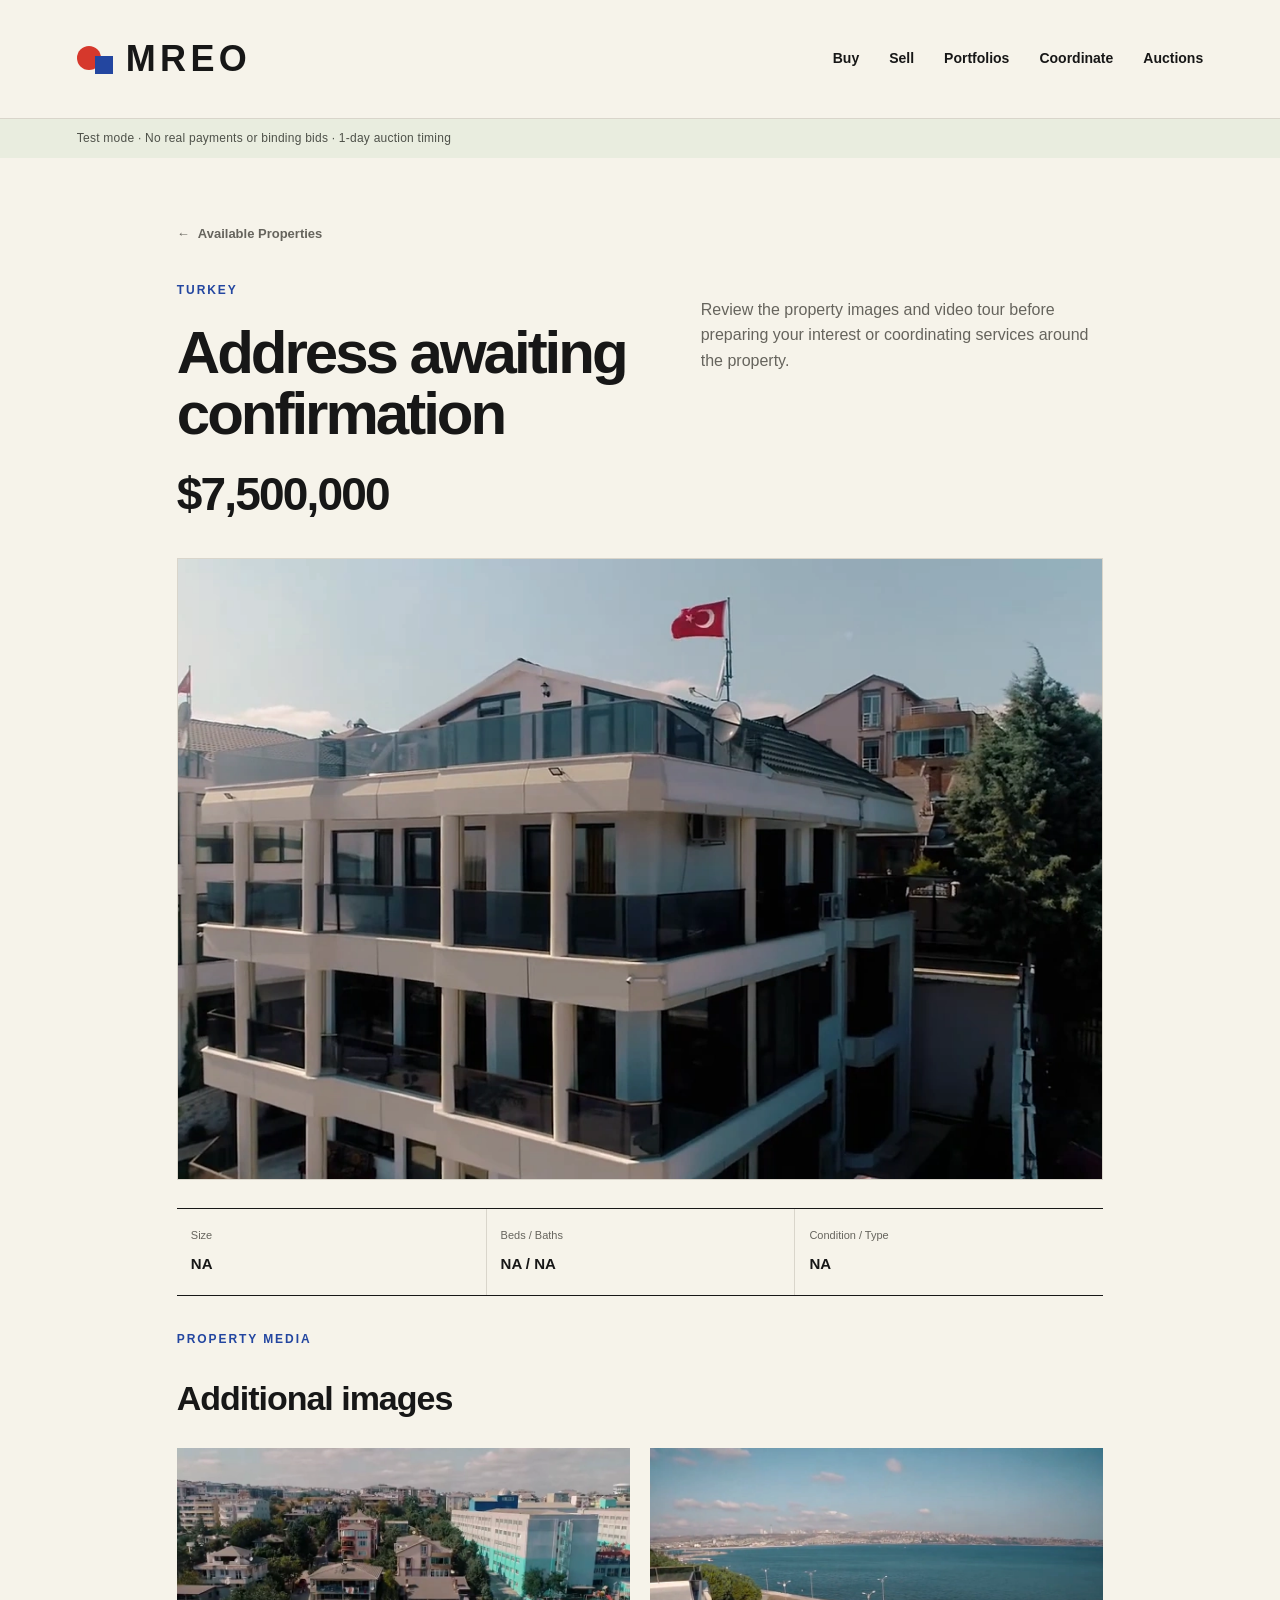
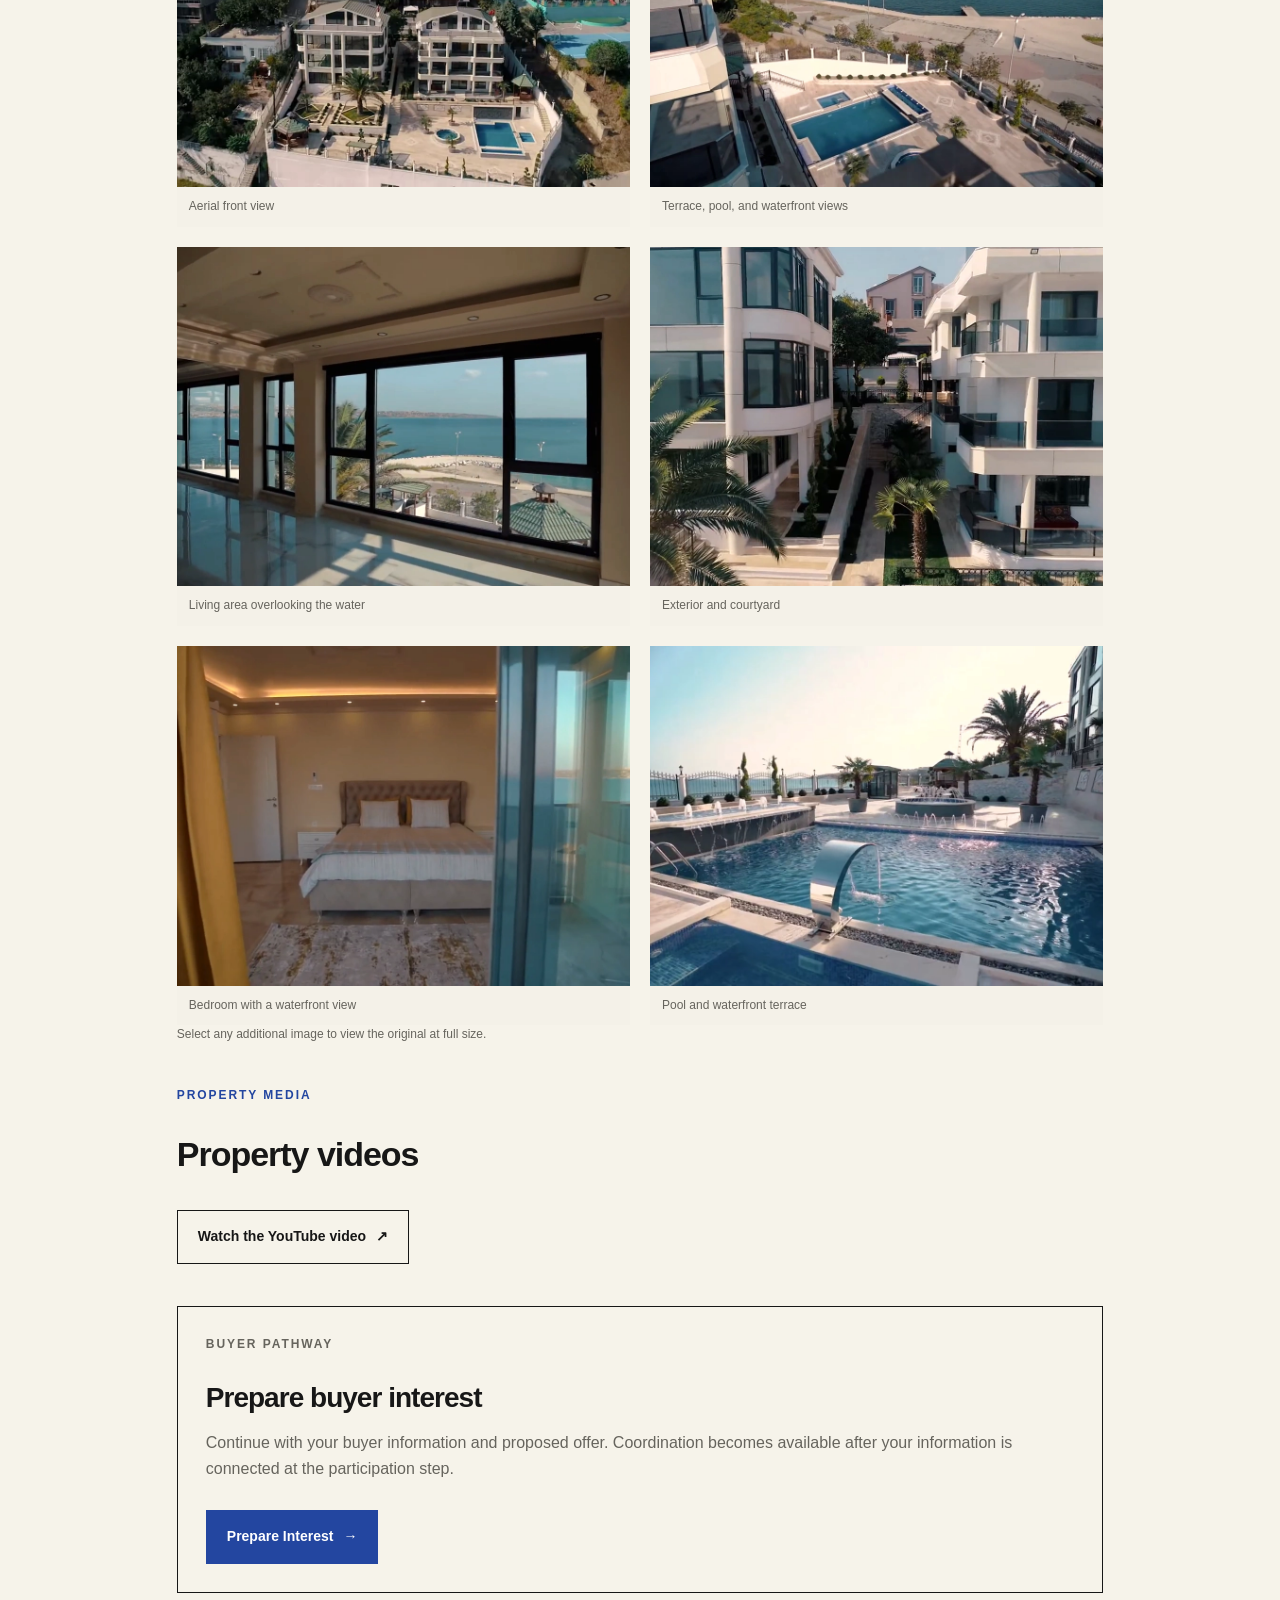
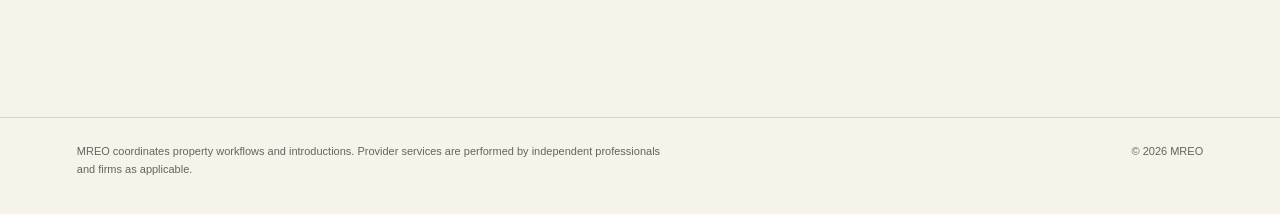
<file: turkey-property.html>
<!DOCTYPE html>
<html lang="en">
<head>
  <meta charset="UTF-8">
  <meta name="viewport" content="width=device-width, initial-scale=1.0">
  <meta name="description" content="Review the Turkey property images and video tour, then prepare buyer interest at an asking price of $7.5 million.">
  <title>Turkey Property | MREO</title>
  <link rel="stylesheet" href="styles.css">
  <link rel="stylesheet" href="marketplace.css?v=20260914-blind-auction">
  <link rel="stylesheet" href="coordination.css?v=20260916">
  <style>
    .seller-media-grid figure > a {
      display: block;
      width: 100%;
      aspect-ratio: 4 / 3;
      overflow: hidden;
      background: #eeeae0;
    }
    .seller-media-grid figure > a > img {
      display: block;
      width: 100%;
      height: 100%;
      object-fit: cover;
    }
  </style>
</head>
<body class="property-detail-page">
  <header class="site-header"><a class="brand" href="index.html" aria-label="MREO home"><span class="brand-mark" aria-hidden="true"><span class="brand-circle"></span><span class="brand-square"></span></span><span class="brand-name">MREO</span></a><nav class="market-nav" aria-label="Main navigation"><a href="buyer.html">Buy</a><a href="seller.html">Sell</a><a href="portfolios.html">Portfolios</a><a href="coordination.html?role=provider">Coordinate</a><a href="auction.html">Auctions</a></nav></header>
  <div class="protocol-strip" data-mode-label></div>

  <main class="page-shell property-detail-shell">
    <a class="back-link" href="properties.html#turkey-property"><span aria-hidden="true">←</span> Available Properties</a>

    <section class="property-detail-summary" aria-labelledby="turkey-property-title">
      <div>
        <p class="section-label">Turkey</p>
        <h1 id="turkey-property-title">Address awaiting confirmation</h1>
        <p class="detail-price">$7,500,000</p>
      </div>
      <p class="property-detail-description">Review the property images and video tour before preparing your interest or coordinating services around the property.</p>
    </section>

    <div class="single-property-media">
      <img src="assets/turkey/photos/videoframe_18959.webp" alt="Front exterior of the Turkey property" width="1280" height="720" fetchpriority="high" decoding="async">
    </div>

    <div class="detail-facts" aria-label="Property facts">
      <div><span>Size</span><strong>NA</strong></div>
      <div><span>Beds / Baths</span><strong>NA / NA</strong></div>
      <div><span>Condition / Type</span><strong>NA</strong></div>
    </div>

    <section class="seller-media-section" aria-labelledby="turkey-additional-images-heading">
      <p class="section-label">Property media</p>
      <h2 id="turkey-additional-images-heading">Additional images</h2>
      <div class="seller-media-grid">
        <figure>
          <a href="assets/videoframe_14441.png" target="_blank" rel="noopener noreferrer" aria-label="Open full-size image: Aerial front view">
            <img src="assets/turkey/photos/videoframe_14441.webp" alt="Aerial front view" width="1280" height="720" loading="lazy" decoding="async">
          </a>
          <figcaption>Aerial front view</figcaption>
        </figure>
        <figure>
          <a href="assets/videoframe_25702.png" target="_blank" rel="noopener noreferrer" aria-label="Open full-size image: Terrace, pool, and waterfront views">
            <img src="assets/turkey/photos/videoframe_25702.webp" alt="Terrace, pool, and waterfront views" width="1280" height="720" loading="lazy" decoding="async">
          </a>
          <figcaption>Terrace, pool, and waterfront views</figcaption>
        </figure>
        <figure>
          <a href="assets/videoframe_31960.png" target="_blank" rel="noopener noreferrer" aria-label="Open full-size image: Living area overlooking the water">
            <img src="assets/turkey/photos/videoframe_31960.webp" alt="Living area overlooking the water" width="1280" height="720" loading="lazy" decoding="async">
          </a>
          <figcaption>Living area overlooking the water</figcaption>
        </figure>
        <figure>
          <a href="assets/videoframe_53771.png" target="_blank" rel="noopener noreferrer" aria-label="Open full-size image: Exterior and courtyard">
            <img src="assets/turkey/photos/videoframe_53771.webp" alt="Exterior and courtyard" width="1280" height="720" loading="lazy" decoding="async">
          </a>
          <figcaption>Exterior and courtyard</figcaption>
        </figure>
        <figure>
          <a href="assets/videoframe_69284.png" target="_blank" rel="noopener noreferrer" aria-label="Open full-size image: Bedroom with a waterfront view">
            <img src="assets/turkey/photos/videoframe_69284.webp" alt="Bedroom with a waterfront view" width="1280" height="720" loading="lazy" decoding="async">
          </a>
          <figcaption>Bedroom with a waterfront view</figcaption>
        </figure>
        <figure>
          <a href="assets/videoframe_117052.png" target="_blank" rel="noopener noreferrer" aria-label="Open full-size image: Pool and waterfront terrace">
            <img src="assets/turkey/photos/videoframe_117052.webp" alt="Pool and waterfront terrace" width="1280" height="720" loading="lazy" decoding="async">
          </a>
          <figcaption>Pool and waterfront terrace</figcaption>
        </figure>
      </div>
      <p class="field-note">Select any additional image to view the original at full size.</p>
    </section>

    <section class="seller-media-section" id="turkey-property-videos" aria-labelledby="turkey-property-videos-heading">
      <p class="section-label">Property media</p>
      <h2 id="turkey-property-videos-heading">Property videos</h2>
      <div class="form-actions">
        <a class="secondary-button" href="https://www.youtube.com/watch?v=MUdBlpLWFEY" target="_blank" rel="noopener noreferrer">Watch the YouTube video <span aria-hidden="true">↗</span></a>
      </div>
    </section>

    <section class="property-next-actions" aria-labelledby="turkey-next-heading">
      <p class="section-label">Buyer pathway</p>
      <h2 id="turkey-next-heading">Prepare buyer interest</h2>
      <p>Continue with your buyer information and proposed offer. Coordination becomes available after your information is connected at the participation step.</p>
      <div class="form-actions">
        <a class="primary-button button-blue" id="turkey-prepare-interest" href="buyer.html?address=Address%20awaiting%20confirmation%2C%20Turkey&amp;price=7500000">Prepare Interest <span aria-hidden="true">→</span></a>
      </div>
    </section>
  </main>

  <footer class="site-footer"><p>MREO coordinates property workflows and introductions. Provider services are performed by independent professionals and firms as applicable.</p><p>&copy; <span id="current-year">2026</span> MREO</p></footer>
  <script src="mreo-config.js"></script><script src="auction-core.js?v=20260914-blind-auction"></script><script src="mreo-service.js?v=20260914-blind-auction"></script><script src="app.js"></script><script src="mreo-ui.js?v=20260914-blind-auction"></script>
</body>
</html>
</file>
<file: styles.css>
/* =========================================
   MREO — BAUHAUS DESIGN SYSTEM
   ========================================= */

:root {
  --paper: #f6f3ea;
  --white: #ffffff;
  --ink: #171717;
  --muted: #66645d;
  --line: #d9d5cb;

  --red: #d6382c;
  --blue: #2346a0;
  --yellow: #f0c437;

  --max-width: 1180px;
  --page-padding: clamp(22px, 6vw, 82px);

  --font:
    "Avenir Next",
    Avenir,
    "Helvetica Neue",
    Helvetica,
    Arial,
    sans-serif;
}

/* =========================================
   GENERAL
   ========================================= */

*,
*::before,
*::after {
  box-sizing: border-box;
}

html {
  scroll-behavior: smooth;
}

body {
  margin: 0;
  min-width: 320px;
  min-height: 100vh;

  background: var(--paper);
  color: var(--ink);

  font-family: var(--font);
  font-size: 16px;
  line-height: 1.6;

  -webkit-font-smoothing: antialiased;
  -moz-osx-font-smoothing: grayscale;
}

a {
  color: inherit;
}

button,
input,
select,
textarea {
  font: inherit;
}

button,
a,
input,
select,
textarea {
  -webkit-tap-highlight-color: transparent;
}

::selection {
  background: var(--yellow);
  color: var(--ink);
}

/* =========================================
   HEADER
   ========================================= */

.site-header {
  width: 100%;
  max-width: calc(var(--max-width) + (var(--page-padding) * 2));

  margin: 0 auto;
  padding: 30px var(--page-padding);

  display: flex;
  align-items: center;
  justify-content: space-between;

  border-bottom: 1px solid var(--line);
}

.brand {
  display: inline-flex;
  align-items: center;
  gap: 13px;

  text-decoration: none;
}

.brand-mark {
  position: relative;

  width: 36px;
  height: 32px;

  display: block;
}

.brand-circle {
  position: absolute;
  top: 3px;
  left: 0;

  width: 24px;
  height: 24px;

  background: var(--red);
  border-radius: 50%;
}

.brand-square {
  position: absolute;
  right: 0;
  bottom: 1px;

  width: 18px;
  height: 18px;

  background: var(--blue);
}

.brand-name {
  font-size: 20px;
  font-weight: 800;
  letter-spacing: 0.12em;
}

.prototype-label {
  margin: 0;

  color: var(--muted);

  font-size: 12px;
  font-weight: 600;
  letter-spacing: 0.08em;
  text-transform: uppercase;
}

/* =========================================
   LANDING PAGE
   ========================================= */

.hero {
  position: relative;

  width: 100%;
  max-width: calc(var(--max-width) + (var(--page-padding) * 2));

  margin: 0 auto;
  padding: 100px var(--page-padding) 70px;
}

.hero-content {
  position: relative;
  z-index: 1;

  max-width: 850px;
}

.eyebrow,
.section-label {
  margin: 0 0 22px;

  color: var(--blue);

  font-size: 12px;
  font-weight: 800;
  letter-spacing: 0.16em;
  text-transform: uppercase;
}

.hero h1 {
  max-width: 850px;

  margin: 0;

  font-size: clamp(56px, 7vw, 84px);
  font-weight: 800;
  letter-spacing: -0.075em;
  line-height: 0.98;
}

.hero h1 span {
  display: block;

  margin-top: 14px;

  font-size: clamp(26px, 4.2vw, 53px);
  font-weight: 500;
  letter-spacing: -0.06em;
  line-height: 1.12;
}

.hero-introduction {
  max-width: 630px;

  margin: 28px 0 0;

  color: var(--muted);

  font-size: clamp(16px, 2vw, 19px);
  line-height: 1.75;
}

/* =========================================
   GEOMETRIC ACCENTS
   ========================================= */

.hero-decoration {
  position: absolute;
  top: 105px;
  right: var(--page-padding);

  width: 130px;
  height: 130px;

  pointer-events: none;
}

.shape {
  position: absolute;
  display: block;
}

.shape-circle {
  top: 0;
  right: 5px;

  width: 74px;
  height: 74px;

  background: var(--yellow);
  border-radius: 50%;
}

.shape-square {
  right: 35px;
  bottom: 4px;

  width: 36px;
  height: 36px;

  background: var(--red);
}

.shape-line {
  top: 30px;
  left: 6px;

  width: 4px;
  height: 94px;

  background: var(--blue);

  transform: rotate(35deg);
}

/* =========================================
   SELL / BUY CARDS
   ========================================= */

.action-grid {
  display: grid;
  grid-template-columns: repeat(2, minmax(0, 1fr));
  gap: 0;

  margin-top: 78px;

  border: 1px solid var(--ink);
}

.pathway-card {
  min-height: 340px;

  padding: 36px;

  display: flex;
  flex-direction: column;
  justify-content: space-between;
}

.buyer-card {
  border-right: 1px solid var(--ink);
}

.card-number {
  margin: 0 0 14px;

  color: var(--muted);

  font-size: 12px;
  font-weight: 700;
  letter-spacing: 0.15em;
}

.pathway-card h2 {
  margin: 0;

  font-size: 45px;
  font-weight: 800;
  letter-spacing: -0.07em;
  line-height: 1;
}

.pathway-card h2 + p {
  max-width: 375px;

  margin: 18px 0 28px;

  color: var(--muted);

  font-size: 15px;
  line-height: 1.7;
}

/* =========================================
   BUTTONS
   ========================================= */

.action-button,
.primary-button,
.secondary-button,
.contract-button,
.back-link {
  transition:
    background-color 180ms ease,
    color 180ms ease,
    border-color 180ms ease,
    transform 180ms ease;
}

.action-button {
  min-height: 58px;

  padding: 15px 18px;

  display: flex;
  align-items: center;
  justify-content: space-between;
  gap: 18px;

  border: 1px solid transparent;

  font-size: 14px;
  font-weight: 700;
  text-decoration: none;
}

.action-button-dark {
  background: var(--ink);
  color: var(--white);
}

.action-button-dark:hover {
  background: var(--blue);
}

.action-button-red {
  background: var(--red);
  color: var(--white);
}

.action-button-red:hover {
  background: var(--ink);
}

.button-arrow {
  font-size: 19px;
  line-height: 1;
}

.primary-button,
.secondary-button,
.contract-button {
  min-height: 54px;

  padding: 13px 20px;

  display: inline-flex;
  align-items: center;
  justify-content: center;
  gap: 10px;

  border: 1px solid var(--ink);
  border-radius: 0;

  cursor: pointer;

  font-size: 14px;
  font-weight: 700;
  text-decoration: none;
}

.primary-button {
  background: var(--ink);
  color: var(--white);
}

.primary-button:hover {
  background: var(--blue);
  border-color: var(--blue);
}

.secondary-button,
.contract-button {
  background: transparent;
  color: var(--ink);
}

.secondary-button:hover,
.contract-button:hover {
  background: var(--yellow);
}

.button-red {
  background: var(--red);
  color: var(--white);

  border-color: var(--red);
}

.button-red:hover {
  background: var(--ink);
  border-color: var(--ink);
}

.button-blue {
  background: var(--blue);
  color: var(--white);

  border-color: var(--blue);
}

.button-blue:hover {
  background: var(--ink);
  border-color: var(--ink);
}

.primary-button:disabled,
.secondary-button:disabled,
.contract-button:disabled {
  cursor: wait;
  opacity: 0.62;
}

.primary-button:disabled:hover,
.secondary-button:disabled:hover,
.contract-button:disabled:hover {
  transform: none;
}

.button-group,
.form-actions {
  display: flex;
  flex-wrap: wrap;
  gap: 12px;

  margin-top: 28px;
}

.action-button:focus-visible,
.primary-button:focus-visible,
.secondary-button:focus-visible,
.contract-button:focus-visible,
.back-link:focus-visible {
  outline: 3px solid var(--yellow);
  outline-offset: 4px;
}

/* =========================================
   PRINCIPLES
   ========================================= */

.principles {
  max-width: calc(var(--max-width) + (var(--page-padding) * 2));

  margin: 0 auto;
  padding: 0 var(--page-padding) 56px;

  display: flex;
  flex-wrap: wrap;
  gap: 12px 34px;
}

.principles p {
  margin: 0;

  color: var(--muted);

  font-size: 12px;
  font-weight: 700;
  letter-spacing: 0.08em;
  text-transform: uppercase;
}

.principles p::before {
  width: 8px;
  height: 8px;

  margin-right: 9px;

  display: inline-block;

  background: var(--red);
  border-radius: 50%;

  content: "";
}

.principles p:nth-child(2)::before {
  background: var(--blue);
  border-radius: 0;
}

.principles p:nth-child(3)::before {
  background: var(--yellow);
  border-radius: 0;

  transform: rotate(45deg);
}

/* =========================================
   INTERIOR PAGES
   ========================================= */

.page-shell,
.content-shell,
.interior-page {
  width: 100%;
  max-width: calc(var(--max-width) + (var(--page-padding) * 2));

  margin: 0 auto;
  padding: 62px var(--page-padding) 90px;
}

.back-link {
  display: inline-flex;
  align-items: center;
  gap: 8px;

  margin-bottom: 36px;

  color: var(--muted);

  font-size: 13px;
  font-weight: 600;
  text-decoration: none;
}

.back-link:hover {
  color: var(--red);
}

.page-heading,
.page-intro {
  max-width: 760px;

  margin-bottom: 42px;
}

.page-heading h1,
.page-intro h1,
.interior-page h1 {
  margin: 0 0 16px;

  font-size: clamp(40px, 7vw, 74px);
  font-weight: 800;
  letter-spacing: -0.08em;
  line-height: 1;
}

.page-heading > p:not(.eyebrow),
.page-intro > p:not(.eyebrow) {
  max-width: 650px;

  margin: 0;

  color: var(--muted);

  font-size: 17px;
  line-height: 1.75;
}

.content-layout,
.two-column-layout {
  display: grid;
  grid-template-columns: minmax(0, 1.7fr) minmax(270px, 0.85fr);
  gap: 35px;

  align-items: start;
}

/* =========================================
   FORMS AND INFORMATION PANELS
   ========================================= */

.form-panel,
.info-panel,
.detail-card,
.property-card,
.result-card,
.contract-panel {
  padding: 30px;

  background: rgba(255, 255, 255, 0.56);

  border: 1px solid var(--ink);
}

.info-panel,
.detail-card {
  position: sticky;
  top: 24px;

  background: transparent;
}

.form-panel h2,
.info-panel h2,
.detail-card h2,
.property-card h2,
.result-card h2,
.contract-panel h2 {
  margin: 0 0 20px;

  font-size: 24px;
  font-weight: 800;
  letter-spacing: -0.05em;
  line-height: 1.1;
}

.info-panel p,
.detail-card p,
.property-card p,
.result-card p {
  color: var(--muted);

  font-size: 14px;
  line-height: 1.75;
}

.info-panel ul,
.detail-card ul {
  margin: 20px 0 0;
  padding-left: 19px;

  color: var(--muted);

  font-size: 14px;
  line-height: 1.8;
}

.info-panel li + li,
.detail-card li + li {
  margin-top: 8px;
}

.form-grid {
  display: grid;
  grid-template-columns: repeat(2, minmax(0, 1fr));
  gap: 20px;
}

.form-field,
.field-group {
  display: flex;
  flex-direction: column;
  gap: 8px;
}

.full-width,
.field-full,
.span-two {
  grid-column: 1 / -1;
}

label,
.field-label {
  color: var(--ink);

  font-size: 13px;
  font-weight: 700;
}

input,
select,
textarea {
  width: 100%;
  min-height: 49px;

  padding: 12px 13px;

  background: var(--white);
  color: var(--ink);

  border: 1px solid var(--line);
  border-radius: 0;

  outline: none;

  transition:
    border-color 180ms ease,
    box-shadow 180ms ease;
}

input:focus,
select:focus,
textarea:focus {
  border-color: var(--blue);

  box-shadow: 0 0 0 2px rgba(35, 70, 160, 0.12);
}

input::placeholder,
textarea::placeholder {
  color: #99958b;
}

textarea {
  min-height: 120px;

  resize: vertical;
}

.field-note,
.helper-text {
  margin: 0;

  color: var(--muted);

  font-size: 12px;
  line-height: 1.6;
}

/* =========================================
   UPLOADS
   ========================================= */

.upload-area,
.file-drop-zone {
  position: relative;

  min-height: 160px;

  padding: 25px;

  display: flex;
  flex-direction: column;
  align-items: center;
  justify-content: center;

  background: rgba(255, 255, 255, 0.65);

  border: 1px dashed var(--ink);

  text-align: center;
}

.upload-area input[type="file"],
.file-drop-zone input[type="file"] {
  max-width: 100%;

  margin-top: 12px;

  border: 0;
}

.upload-title {
  margin: 0 0 4px;

  font-size: 15px;
  font-weight: 700;
}

.upload-note {
  margin: 0;

  color: var(--muted);

  font-size: 12px;
}

.media-preview,
.preview-grid,
.upload-preview {
  display: grid;
  grid-template-columns: repeat(auto-fit, minmax(110px, 1fr));
  gap: 12px;

  margin-top: 16px;
}

.media-preview img,
.media-preview video,
.preview-grid img,
.preview-grid video,
.upload-preview img,
.upload-preview video {
  width: 100%;
  height: 110px;

  display: block;

  object-fit: cover;

  border: 1px solid var(--line);
}

/* =========================================
   BUYER SEARCH AND RESULTS
   ========================================= */

.search-row,
.address-search {
  display: flex;
  align-items: stretch;
  gap: 12px;
}

.search-row input,
.address-search input {
  flex: 1;
}

.search-row button,
.address-search button {
  flex-shrink: 0;
}

.search-result,
.result-message,
.form-message,
.status-message {
  margin-top: 20px;
  padding: 15px 17px;

  background: rgba(240, 196, 55, 0.15);

  border-left: 4px solid var(--yellow);

  font-size: 14px;
  line-height: 1.7;
}

.search-result {
  background: #e1f3d8;
  border-left: 4px solid #6fa85f;
}

.property-autofill-message {
  margin: 10px 0 0;

  color: #3f5f36;

  font-size: 13px;
  font-weight: 600;
  line-height: 1.65;
}

.property-review-note {
  margin: -8px 0 24px;
}

input[data-autofilled="true"],
select[data-autofilled="true"],
textarea[data-autofilled="true"] {
  background: #f2faee;
  border-color: #8db77e;
}

.success-message,
.status-success {
  background: rgba(35, 70, 160, 0.09);

  border-left-color: var(--blue);
}

.error-message,
.status-error {
  background: rgba(214, 56, 44, 0.09);

  border-left-color: var(--red);
}

.hidden,
[hidden] {
  display: none !important;
}

/* =========================================
   CHECKBOXES
   ========================================= */

.checkbox-row,
.checkbox-field {
  display: flex;
  align-items: flex-start;
  gap: 11px;

  margin-top: 8px;
}

.checkbox-row input[type="checkbox"],
.checkbox-field input[type="checkbox"] {
  width: 18px;
  min-width: 18px;
  min-height: 18px;
  height: 18px;

  margin-top: 3px;

  accent-color: var(--blue);
}

.checkbox-row label,
.checkbox-field label {
  font-size: 13px;
  font-weight: 500;
  line-height: 1.65;
}

/* =========================================
   CONTRACT VIEWER
   ========================================= */

.contract-modal,
.modal-overlay {
  position: fixed;
  inset: 0;
  z-index: 20;

  padding: 25px;

  display: flex;
  align-items: center;
  justify-content: center;

  background: rgba(23, 23, 23, 0.65);
}

.contract-content,
.modal-content {
  width: 100%;
  max-width: 780px;
  max-height: 88vh;

  padding: 34px;

  overflow-y: auto;

  background: var(--white);

  border: 1px solid var(--ink);
}

.contract-header,
.modal-header {
  margin-bottom: 22px;

  display: flex;
  align-items: flex-start;
  justify-content: space-between;
  gap: 20px;

  border-bottom: 1px solid var(--line);
}

.contract-header h2,
.modal-header h2 {
  margin: 0 0 18px;

  font-size: 25px;
  font-weight: 800;
  letter-spacing: -0.05em;
}

.close-modal,
.modal-close {
  width: 38px;
  height: 38px;

  display: inline-flex;
  align-items: center;
  justify-content: center;

  background: transparent;

  border: 1px solid var(--ink);

  cursor: pointer;

  font-size: 21px;
  line-height: 1;
}

.close-modal:hover,
.modal-close:hover {
  background: var(--yellow);
}

.contract-body {
  font-size: 13px;
  line-height: 1.7;
}

.contract-body h3 {
  margin: 18px 0 6px;

  font-size: 13px;
  font-weight: 800;
}

.contract-body p {
  margin: 0 0 11px;
}

.signature-grid {
  margin-top: 28px;

  display: grid;
  grid-template-columns: repeat(2, minmax(0, 1fr));
  gap: 25px;
}

.signature-line {
  padding-top: 8px;

  border-top: 1px solid var(--ink);

  font-size: 12px;
}

/* =========================================
   AVAILABLE PROPERTY MARKETPLACE
   ========================================= */

.properties-heading {
  max-width: 820px;
}

.property-marketplace {
  width: 100%;

  display: flex;
  flex-direction: column;

  border-top: 1px solid var(--ink);
}

.property-row {
  display: grid;
  grid-template-columns:
    180px
    minmax(0, 1.25fr)
    minmax(250px, 0.85fr)
    190px;

  gap: 24px;
  align-items: center;

  padding: 24px 0;

  border-bottom: 1px solid var(--ink);
}

.property-thumbnail {
  width: 100%;
  aspect-ratio: 4 / 3;

  overflow: hidden;

  background: var(--line);
  border: 1px solid var(--ink);
}

.property-thumbnail img {
  width: 100%;
  height: 100%;

  display: block;

  object-fit: cover;
}

.property-main-info {
  min-width: 0;
}

.property-location {
  margin: 0 0 6px;

  color: var(--blue);

  font-size: 11px;
  font-weight: 800;
  letter-spacing: 0.12em;
  text-transform: uppercase;
}

.property-main-info h2 {
  margin: 0 0 10px;

  font-size: clamp(22px, 2.2vw, 30px);
  font-weight: 800;
  letter-spacing: -0.055em;
  line-height: 1.05;
}

.property-description {
  max-width: 500px;

  margin: 0;

  color: var(--muted);

  font-size: 13px;
  line-height: 1.65;
}

.property-facts {
  display: grid;
  grid-template-columns: repeat(2, minmax(0, 1fr));
  gap: 14px 18px;
}

.property-facts > div {
  min-width: 0;
}

.property-fact-label {
  display: block;

  margin-bottom: 2px;

  color: var(--muted);

  font-size: 10px;
  font-weight: 700;
  letter-spacing: 0.08em;
  text-transform: uppercase;
}

.property-facts strong {
  display: block;

  font-size: 14px;
  line-height: 1.35;
}

.property-action {
  display: flex;
  justify-content: flex-end;
}

.property-action .primary-button {
  width: 100%;
  max-width: 190px;

  padding-right: 16px;
  padding-left: 16px;

  text-align: center;
}

/* =========================================
   FOOTER
   ========================================= */

.site-footer {
  width: 100%;
  max-width: calc(var(--max-width) + (var(--page-padding) * 2));

  margin: 0 auto;
  padding: 24px var(--page-padding) 35px;

  display: flex;
  align-items: flex-start;
  justify-content: space-between;
  gap: 20px;

  border-top: 1px solid var(--line);
}

.site-footer p {
  margin: 0;

  color: var(--muted);

  font-size: 11px;
  line-height: 1.7;
}

.site-footer p:first-child {
  max-width: 590px;
}

.site-footer p:last-child {
  white-space: nowrap;
}

/* =========================================
   TABLETS
   ========================================= */

@media (max-width: 850px) {
  .hero {
    padding-top: 82px;
  }

  .hero-decoration {
    top: 86px;

    width: 94px;
    height: 94px;
  }

  .shape-circle {
    width: 54px;
    height: 54px;
  }

  .shape-line {
    height: 68px;
  }

  .shape-square {
    width: 27px;
    height: 27px;
  }

  .content-layout,
  .two-column-layout {
    grid-template-columns: 1fr;
  }

  .info-panel,
  .detail-card {
    position: static;
  }

  .pathway-card {
    min-height: 320px;

    padding: 28px;
  }

  .property-row {
    grid-template-columns:
      160px
      minmax(0, 1fr);

    gap: 20px;
  }

  .property-facts {
    grid-column: 2;
  }

  .property-action {
    grid-column: 2;

    justify-content: flex-start;
  }

  .property-action .primary-button {
    width: auto;
    max-width: none;
  }
}

/* =========================================
   PHONES
   ========================================= */

@media (max-width: 620px) {
  .site-header {
    padding-top: 22px;
    padding-bottom: 22px;
  }

  .prototype-label {
    max-width: 112px;

    font-size: 10px;
    text-align: right;
  }

  .hero {
    padding-top: 74px;
    padding-bottom: 48px;
  }

  .hero-decoration {
    top: 59px;
    right: var(--page-padding);

    transform: scale(0.72);
    transform-origin: top right;
  }

  .hero-content {
    padding-top: 26px;
  }

  .hero-introduction {
    margin-top: 21px;
  }

  .action-grid {
    grid-template-columns: 1fr;

    margin-top: 48px;
  }

  .pathway-card {
    min-height: 275px;

    padding: 25px;
  }

  .buyer-card {
    border-right: 0;
    border-bottom: 1px solid var(--ink);
  }

  .principles {
    padding-bottom: 38px;

    gap: 10px 20px;
  }

  .page-shell,
  .content-shell,
  .interior-page {
    padding-top: 42px;
    padding-bottom: 65px;
  }

  .form-panel,
  .info-panel,
  .detail-card,
  .property-card,
  .result-card,
  .contract-panel {
    padding: 22px;
  }

  .form-grid {
    grid-template-columns: 1fr;
  }

  .search-row,
  .address-search {
    flex-direction: column;
  }

  .button-group,
  .form-actions {
    flex-direction: column;
  }

  .button-group > *,
  .form-actions > * {
    width: 100%;
  }

  .contract-modal,
  .modal-overlay {
    padding: 13px;
  }

  .contract-content,
  .modal-content {
    padding: 23px;
  }

  .signature-grid {
    grid-template-columns: 1fr;
    gap: 30px;
  }

  .property-row {
    grid-template-columns: 1fr;
    gap: 17px;

    padding: 24px 0 28px;
  }

  .property-thumbnail {
    aspect-ratio: 16 / 9;
  }

  .property-main-info,
  .property-facts,
  .property-action {
    grid-column: 1;
  }

  .property-facts {
    grid-template-columns:
      repeat(2, minmax(0, 1fr));

    padding-top: 2px;
  }

  .property-action {
    width: 100%;
  }

  .property-action .primary-button {
    width: 100%;
    max-width: none;
  }

  .site-footer {
    flex-direction: column;
    gap: 12px;
  }
}

/* =========================================
   REDUCED MOTION
   ========================================= */

@media (prefers-reduced-motion: reduce) {
  html {
    scroll-behavior: auto;
  }

  *,
  *::before,
  *::after {
    transition-duration: 0.01ms !important;
    animation-duration: 0.01ms !important;
    animation-iteration-count: 1 !important;
  }
}

/* =========================================
   CONTRACT PRINTING
   ========================================= */

@media print {
  body {
    background: #ffffff;
  }

  .site-header,
  .site-footer,
  .back-link,
  .button-group,
  .form-actions,
  .close-modal,
  .modal-close {
    display: none !important;
  }

  .contract-modal,
  .modal-overlay {
    position: static;

    padding: 0;

    display: block;

    background: transparent;
  }

  .contract-content,
  .modal-content {
    width: 100%;
    max-width: none;
    max-height: none;

    padding: 0;

    overflow: visible;

    border: 0;
  }

  .contract-body {
    font-size: 11px;
    line-height: 1.5;
  }
}
</file>
<file: marketplace.css>
/* MREO marketplace additions. Existing Bauhaus base styles remain in styles.css. */
:root{--green:#14783e;--green-light:#d8f3da;--danger:#a72c24}
[hidden]{display:none!important}
.sr-only{position:absolute;width:1px;height:1px;padding:0;margin:-1px;overflow:hidden;clip:rect(0,0,0,0);white-space:nowrap;border:0}
.site-header{gap:24px;flex-wrap:wrap}.brand-name{font-size:clamp(26px,4vw,36px)}
.market-nav{display:flex;gap:clamp(14px,3vw,30px);flex-wrap:wrap}.market-nav a{font-size:14px;font-weight:700;text-decoration:none;padding:8px 0;border-bottom:2px solid transparent}.market-nav a:hover,.market-nav a:focus-visible{border-color:var(--blue)}
.protocol-strip{max-width:calc(var(--max-width) + var(--page-padding)*2);margin:auto;padding:10px var(--page-padding);font-size:12px;color:#4e5149;background:#e9eddf;letter-spacing:.02em}
.pathway-card{background:rgba(255,255,255,.45)}.pathway-card h2{font-size:clamp(36px,5vw,45px)}.hero h1{font-size:clamp(64px,8vw,94px)}.hero{padding-top:70px}
.sell-value{max-width:1180px;margin:0 auto 48px;padding:42px 0;border-top:1px solid var(--ink);border-bottom:1px solid var(--line)}.landing-page .sell-value{width:calc(100% - var(--page-padding)*2)}.sell-value h2{font-size:clamp(30px,4vw,50px);letter-spacing:-.05em;line-height:1.1;margin:0 0 24px}.sell-value>p{max-width:800px}.sell-value .section-label{margin-bottom:22px}
.value-grid{display:grid;grid-template-columns:repeat(3,minmax(0,1fr));gap:26px;margin:34px 0}.value-grid strong{display:block;font-size:clamp(26px,4vw,42px);letter-spacing:-.04em}.value-grid span{font-size:14px;display:block;max-width:280px;color:var(--muted)}
.portfolio-entry{display:grid;grid-template-columns:minmax(0,1fr) minmax(0,1.15fr);align-items:center;gap:32px;text-decoration:none;margin:28px 0 44px;padding:24px;background:rgba(255,255,255,.5);border:1px solid var(--line)}.portfolio-entry:hover{border-color:var(--ink)}.portfolio-entry img{width:100%;height:auto;display:block}.portfolio-entry h2{font-size:clamp(24px,3vw,34px);line-height:1.15;letter-spacing:-.04em;margin:0 0 16px}.portfolio-entry .section-label{margin-bottom:12px}.portfolio-entry p:not(.section-label){color:var(--muted);font-size:15px}.text-link{font-size:14px;font-weight:700;display:block;margin-top:24px}
.path-steps{display:flex;flex-wrap:wrap;gap:12px 30px;font-size:12px;font-weight:700;border-bottom:1px solid var(--line);padding:0 0 20px;margin-bottom:32px;color:var(--muted)}
.listing-choice{border:0;margin:0 0 28px;padding:0;display:flex;gap:20px;flex-wrap:wrap}.listing-choice legend{font-size:18px;font-weight:700;margin-bottom:14px}.listing-choice label{border:1px solid var(--ink);padding:14px 20px;background:rgba(255,255,255,.45);display:flex;gap:12px;align-items:center;cursor:pointer}.listing-choice label:has(input:checked){background:var(--ink);color:white}.listing-choice input{accent-color:var(--blue);width:18px;height:18px}
.flat-fieldset{border:0;padding:0;margin:0;min-width:0}.flat-fieldset>legend{font-size:20px;font-weight:700;margin-bottom:20px}.auction-terms{border:1px solid var(--line);padding:20px;margin:12px 0;min-width:0;background:#f1f3e9}.auction-terms legend{font-size:19px;font-weight:700;padding:0 8px}.fee-preview{font-size:14px;margin:0;background:var(--green-light);padding:16px;border-left:3px solid var(--green)}.form-field,.content-layout>*,.auction-layout>*,.form-panel{min-width:0}.form-grid{min-width:0}.form-grid fieldset{width:100%}
.narrow-shell{max-width:850px}.payment-panel{max-width:660px}.payment-total{display:flex;justify-content:space-between;align-items:center;gap:20px;border-bottom:1px solid var(--ink);padding:0 0 26px;margin-bottom:20px}.payment-total>span{font-size:14px}.payment-total strong{flex-shrink:0;font-size:clamp(40px,7vw,64px);line-height:1;letter-spacing:-.035em;font-variant-numeric:lining-nums tabular-nums;white-space:nowrap}
.simple-details{margin:0 0 24px}.simple-details>div{display:flex;justify-content:space-between;gap:20px;border-bottom:1px solid var(--line);padding:13px 0}.simple-details dt{font-size:14px;color:var(--muted)}.simple-details dd{margin:0;font-weight:700;font-size:14px;text-align:right;overflow-wrap:anywhere}.payment-panel .checkbox-field{margin:24px 0;font-size:14px}
.auction-toolbar{display:flex;align-items:end;justify-content:space-between;gap:24px;margin-bottom:24px}.auction-toolbar>.form-field{flex:1;max-width:620px}.segmented{display:inline-flex;border:1px solid var(--ink);flex-shrink:0}.segmented button{background:transparent;border:0;padding:14px 22px;cursor:pointer;font-size:14px;font-weight:700;min-height:48px}.segmented button[aria-pressed=true]{background:var(--ink);color:white}
.auction-title-row{display:flex;align-items:center;justify-content:space-between;gap:24px;margin:40px 0 24px}.auction-title-row h2{font-size:clamp(23px,3vw,34px);letter-spacing:-.03em;line-height:1.2;margin:0}.auction-title-row .section-label{margin-bottom:12px}.status-pill{display:inline-flex;align-items:center;gap:8px;background:var(--green-light);color:#14552e;padding:7px 14px;font-size:12px;font-weight:800;white-space:nowrap}.status-pill:before{content:"";display:block;width:8px;height:8px;background:var(--green);border-radius:50%}.status-pill.is-closed{background:#e3e0d7;color:var(--ink)}.status-pill.is-closed:before{background:var(--muted)}
.auction-stats{display:grid;grid-template-columns:repeat(2,minmax(0,1fr));border-top:1px solid var(--ink);border-bottom:1px solid var(--ink);margin:26px 0 32px}.auction-stats>div{padding:28px 18px 28px 0;min-width:0}.auction-stats>div+div{border-left:1px solid var(--line);padding-left:24px}.auction-stats span{display:block;font-size:13px;font-weight:600;color:var(--muted)}.auction-stats strong{display:block;font-size:clamp(25px,3.6vw,46px);letter-spacing:-.045em;font-variant-numeric:tabular-nums;margin:9px 0;line-height:1.1;overflow-wrap:anywhere}.auction-stats small{display:block;font-size:12px;color:var(--muted)}
.auction-layout{display:grid;grid-template-columns:1.15fr 1fr;gap:28px}.auction-layout .form-panel h2{font-size:24px;margin-top:0}.auction-result{padding:30px;display:flex;align-items:center;gap:26px;background:#fffdf6;border:1px solid var(--ink);margin:0 0 28px;flex-wrap:wrap}.auction-result strong{display:block;font-size:clamp(23px,3vw,36px);letter-spacing:-.03em}.auction-result p{margin:8px 0 0}.auction-result:has(.seller-winning-price){display:block}.auction-result .seller-winning-price{color:var(--green);font-size:clamp(36px,6vw,68px)}.result-eyebrow{display:block;font-size:13px;color:var(--muted)}.signal-light{width:54px;height:54px;border-radius:50%;flex:0 0 auto;box-shadow:inset 0 0 0 5px rgba(255,255,255,.55);border:1px solid rgba(0,0,0,.15)}.signal-green{background:#23c365}.signal-red{background:#db3e38}.signal-neutral{background:#a3a39b}
.test-controls{background:#ebe8de;padding:16px 20px;font-size:13px;margin:24px 0}.test-controls summary{cursor:pointer;font-weight:700}.test-controls .form-actions{margin-top:18px}.test-controls p{max-width:800px}.test-controls .form-field{max-width:420px}#bid-form .checkbox-field{font-size:13px;margin:20px 0}#buyer-identity{font-size:14px}#bid-register{font-size:13px}
.table-scroll{overflow:auto;max-width:100%;-webkit-overflow-scrolling:touch}.data-table{width:100%;border-collapse:collapse;font-size:13px;text-align:left}.data-table th{font-size:11px;text-transform:uppercase;letter-spacing:.04em;background:#eeece3;position:sticky;top:0;z-index:1}.data-table th,.data-table td{padding:12px 14px;border-bottom:1px solid var(--line);white-space:nowrap}.data-table th:first-child,.data-table td:first-child{padding-left:12px}.data-table tbody tr:hover{background:#faf8f0}.portfolio-table{min-width:2100px}.portfolio-table caption{text-align:left;font-weight:700;padding:0 0 16px;font-size:15px}.portfolio-sheet .table-scroll{max-height:660px;border:1px solid var(--line)}.portfolio-sheet{margin-top:32px}.sheet-toolbar{display:grid;grid-template-columns:2fr 1fr;gap:24px;margin-bottom:20px}.portfolio-hero{display:grid;grid-template-columns:1fr 1fr;align-items:center;gap:40px;margin:28px 0 40px}.portfolio-hero img{width:100%;height:auto}.portfolio-hero h1{font-size:clamp(36px,5vw,60px);letter-spacing:-.05em;line-height:1.04;margin:0 0 24px}.data-label{font-size:12px;color:var(--muted);border-left:2px solid var(--blue);padding-left:12px}.portfolio-stats strong{font-size:clamp(24px,3.2vw,40px)}#portfolio-showing{font-size:13px;color:var(--muted)}
.featured-video-listing{display:grid;grid-template-columns:1.1fr 1fr;gap:36px;margin:0 0 46px;padding:28px 0;border-top:1px solid var(--ink);border-bottom:1px solid var(--ink)}.featured-video-listing h2{font-size:clamp(26px,4vw,42px);line-height:1.1;letter-spacing:-.04em;margin:0 0 20px}.featured-price{font-size:38px;font-weight:800;letter-spacing:-.04em;margin:0 0 18px}.video-property-media>a{display:block;position:relative;background:#e8e4d8;text-decoration:none}.video-property-media img{display:block;width:100%;height:auto;aspect-ratio:4/3;object-fit:cover}.video-play{display:block;background:var(--ink);color:white;padding:12px 16px;font-size:13px;font-weight:700}.video-stills{display:grid;grid-template-columns:repeat(3,minmax(0,1fr));gap:10px;margin-top:10px}.video-stills a{display:block;min-width:0}.video-fallback{padding:36px 12px;display:block;background:#e8e4d8;text-align:center;font-size:13px;color:var(--ink)}
#portfolio-preview{max-width:100%;min-width:0}#portfolio-preview .data-table{font-size:11px}.form-message,.status-message,.search-result,.result-message{background:#d8f3da;border-left-color:var(--green)}.error-message{background:#fae3df!important;border-left-color:var(--danger)!important;color:#762720}.property-action{display:flex;gap:10px;flex-wrap:wrap}.checkbox-field input{flex-shrink:0}.checkbox-field{gap:12px}button:focus-visible,a:focus-visible,summary:focus-visible,input:focus-visible,select:focus-visible{outline:3px solid var(--blue);outline-offset:3px}
@media(max-width:850px){.auction-layout{grid-template-columns:1fr}.portfolio-entry{gap:24px;padding:20px}.auction-toolbar{align-items:stretch;flex-direction:column}.auction-toolbar>.form-field{max-width:none}.segmented{align-self:flex-start}.featured-video-listing{grid-template-columns:1fr}.portfolio-hero{gap:24px}.value-grid{gap:16px}.auction-stats strong{font-size:29px}}
@media(max-width:600px){.market-nav{gap:18px}.site-header{padding-top:20px;padding-bottom:18px;gap:12px}.market-nav a{font-size:12px}.protocol-strip{font-size:11px}.hero{padding-top:50px}.portfolio-entry,.portfolio-hero{grid-template-columns:1fr}.portfolio-entry img{max-height:270px;object-fit:contain}.portfolio-hero{margin-top:15px;gap:16px}.value-grid{grid-template-columns:1fr;gap:22px}.value-grid>div{display:grid;grid-template-columns:100px 1fr;gap:12px;align-items:center}.value-grid strong{font-size:27px}.listing-choice{display:grid}.auction-stats{grid-template-columns:1fr}.auction-stats>div{padding:18px 0}.auction-stats>div+div{border-left:0;border-top:1px solid var(--line);padding-left:0}.auction-stats strong{font-size:36px}.auction-title-row{align-items:start}.status-pill{padding:6px 10px}.auction-result{padding:22px;gap:16px}.auction-result strong{font-size:25px}.signal-light{width:44px;height:44px}.sheet-toolbar{grid-template-columns:1fr;gap:16px}.simple-details>div{gap:16px}.simple-details dd{max-width:52%}.featured-video-listing{gap:24px}.featured-price{font-size:34px}.path-steps{font-size:11px;gap:10px}.test-controls{padding:16px}.segmented{display:flex;width:100%}.segmented button{flex:1;padding:13px 10px}.form-grid .auction-terms{padding:16px}.portfolio-sheet .table-scroll{max-height:520px}}
@media(prefers-reduced-motion:reduce){*{scroll-behavior:auto!important}}

/* Buyer marketplace choices stay side by side, with wrapping labels on phones. */
.marketplace-search-actions{display:grid;grid-template-columns:repeat(2,minmax(0,1fr));gap:12px}
.marketplace-search-actions>.primary-button{width:100%;min-width:0;padding:13px 16px;justify-content:space-between;text-align:left}
.marketplace-search-actions>.primary-button>span:first-child{min-width:0}
.marketplace-search-actions>.primary-button>span[aria-hidden]{flex-shrink:0}
.market-nav a[aria-current="page"]{border-bottom-color:var(--blue)}
@media(max-width:600px){.marketplace-search-actions{gap:10px}.marketplace-search-actions>.primary-button{padding:12px 10px;font-size:12px;gap:6px}}

/* Individual property detail page. Keep the entire supplied image visible. */
.property-detail-price{font-size:clamp(28px,4vw,44px)!important;font-weight:800;letter-spacing:-.04em;color:var(--ink)!important}
.property-detail-facts{display:grid;grid-template-columns:repeat(4,minmax(0,1fr));gap:20px;padding:22px 0;margin:0 0 38px;border-top:1px solid var(--ink);border-bottom:1px solid var(--line)}
.property-detail-gallery h2{font-size:26px;letter-spacing:-.03em;margin:0 0 22px}
.property-gallery-grid{display:grid;grid-template-columns:repeat(2,minmax(0,1fr));gap:20px;align-items:start}
.property-gallery-grid figure{margin:0;min-width:0;background:#eeeae0}
.property-gallery-grid a{display:block}
.property-gallery-grid img{display:block;width:100%;height:auto;object-fit:contain}
.property-interest-panel{margin-top:44px;padding:30px 0;border-top:1px solid var(--ink)}
.property-interest-panel h2{font-size:28px;line-height:1.2;letter-spacing:-.04em;margin:0 0 16px}
.property-interest-panel .primary-button{margin-top:12px}
@media(max-width:600px){.property-detail-facts{grid-template-columns:repeat(2,minmax(0,1fr));gap:18px}.property-gallery-grid{grid-template-columns:1fr;gap:18px}.property-interest-panel .primary-button{width:100%}}

.property-gallery-grid figcaption{padding:12px 14px;font-size:13px;line-height:1.5;color:var(--ink);background:var(--paper,#f6f3eb)}

/* Seller-provided media on property detail pages. */
.seller-media-section{margin:34px 0 42px}.seller-media-section h2{font-size:clamp(24px,3vw,34px);letter-spacing:-.03em;margin:0 0 22px}.seller-media-grid{display:grid;grid-template-columns:repeat(2,minmax(0,1fr));gap:20px}.seller-media-grid figure{margin:0;min-width:0;background:#eeeae0}.seller-media-grid img,.seller-media-grid video{display:block;width:100%;aspect-ratio:4/3;object-fit:cover;background:#111}.seller-media-grid figcaption{padding:10px 12px;font-size:12px;color:var(--muted);background:#f4f1e8}@media(max-width:600px){.seller-media-grid{grid-template-columns:1fr}}

/* Seller media picker */
.seller-media-native-input{position:absolute!important;width:1px!important;height:1px!important;padding:0!important;margin:-1px!important;overflow:hidden!important;clip:rect(0,0,0,0)!important;white-space:nowrap!important;border:0!important}
.seller-media-picker{margin-top:14px}
.seller-media-picker-toolbar{display:flex;align-items:center;gap:14px;flex-wrap:wrap}
.seller-media-count{font-size:13px;font-weight:700;color:var(--muted)}
.seller-media-preview-grid{display:grid;grid-template-columns:repeat(auto-fill,minmax(150px,1fr));gap:12px;margin-top:16px}
.seller-media-preview-card{min-width:0;border:1px solid var(--line);background:rgba(255,255,255,.48)}
.seller-media-preview-visual{aspect-ratio:4/3;overflow:hidden;background:#e8e4d8;display:grid;place-items:center}
.seller-media-preview-visual img{display:block;width:100%;height:100%;object-fit:cover}
.seller-media-video-thumb{align-content:center;justify-items:center;gap:6px;color:var(--ink);font-size:11px;font-weight:800;letter-spacing:.08em}
.seller-media-play{display:grid;place-items:center;width:42px;height:42px;border-radius:50%;background:var(--ink);color:#fff;font-size:17px;padding-left:2px;letter-spacing:0}
.seller-media-preview-meta{display:grid;grid-template-columns:minmax(0,1fr) auto;align-items:center;gap:8px;padding:9px 10px}
.seller-media-preview-name{min-width:0;overflow:hidden;text-overflow:ellipsis;white-space:nowrap;font-size:12px}
.seller-media-remove{border:0;background:transparent;color:var(--blue);font-size:11px;font-weight:800;padding:4px;cursor:pointer}
.seller-media-remove:hover,.seller-media-remove:focus-visible{text-decoration:underline}
@media(max-width:600px){.seller-media-preview-grid{grid-template-columns:repeat(2,minmax(0,1fr));gap:10px}.seller-media-picker-toolbar .primary-button{width:100%}.seller-media-count{width:100%}}
</file>
<file: coordination.css>
/* MREO coordination layer */
.coordination-shell{max-width:1240px}
.coordination-hero{display:grid;grid-template-columns:minmax(0,1.1fr) minmax(280px,.9fr);gap:36px;align-items:end;margin:28px 0 42px;padding-bottom:38px;border-bottom:1px solid var(--ink)}
.coordination-hero h1{font-size:clamp(42px,6vw,72px);letter-spacing:-.055em;line-height:.98;margin:10px 0 22px}.coordination-hero p{max-width:760px}.record-card{border:1px solid var(--ink);background:rgba(255,255,255,.48);padding:24px}.record-card img{width:100%;max-height:220px;object-fit:cover;display:block;margin-bottom:20px;background:#e7e3d9}.record-card .record-eyebrow{font-size:11px;text-transform:uppercase;letter-spacing:.08em;font-weight:800;color:var(--blue);margin:0 0 8px}.record-card h2{font-size:22px;margin:0 0 8px;letter-spacing:-.03em;overflow-wrap:anywhere}.record-card p{margin:0;color:var(--muted);font-size:13px}.record-status{display:inline-flex;margin-top:16px;padding:7px 10px;background:#e9eddf;font-size:11px;font-weight:800}.record-card-large{align-self:stretch;display:flex;flex-direction:column;justify-content:flex-end}.record-card-large img{max-height:250px}.record-card-actions{margin-top:12px}.text-link{font-size:12px;font-weight:800;color:var(--blue);text-decoration:none}.text-link:hover{text-decoration:underline}
.lifecycle{display:grid;grid-template-columns:repeat(5,minmax(0,1fr));margin:0 0 38px;border-top:1px solid var(--ink);border-bottom:1px solid var(--ink)}.lifecycle>div{padding:16px 14px;min-width:0}.lifecycle>div+div{border-left:1px solid var(--line)}.lifecycle span{display:block;font-size:10px;text-transform:uppercase;letter-spacing:.08em;color:var(--muted);margin-bottom:5px}.lifecycle strong{font-size:13px}.lifecycle .is-current{background:#e9eddf}
.coordination-grid{display:grid;grid-template-columns:repeat(2,minmax(0,1fr));gap:20px;margin:24px 0 46px}.coordination-card{display:flex;flex-direction:column;min-height:270px;border:1px solid var(--ink);padding:28px;background:rgba(255,255,255,.48);text-decoration:none;color:inherit;position:relative}.coordination-card:hover,.coordination-card:focus-visible{background:#fffdf6}.coordination-card.is-active{box-shadow:inset 0 0 0 2px var(--blue)}.coordination-card.is-complete{background:#eef0e7}.coordination-number{font-size:12px;font-weight:900;letter-spacing:.08em;color:var(--blue)}.coordination-card h2{font-size:clamp(28px,4vw,44px);letter-spacing:-.045em;line-height:1;margin:28px 0 16px}.coordination-card p{color:var(--muted);margin:0 0 24px;max-width:520px}.coordination-card .card-action{margin-top:auto;font-weight:800;font-size:13px}.coordination-card .service-status{display:inline-block;margin:14px 0 16px;padding:6px 9px;background:#e9eddf;font-size:10px;font-weight:800;align-self:flex-start}.coordination-card.is-active .service-status{background:#dce6fb}.coordination-card.is-complete .service-status{background:#dfe8d2}
.coordination-note{border-left:3px solid var(--blue);padding:18px 20px;background:#eeece3;margin:26px 0 42px}.coordination-note strong{display:block;margin-bottom:6px}.coordination-note p{margin:0;color:var(--muted);font-size:13px}

/* Property detail styles shared by property pages */
.property-detail-shell{max-width:1080px}.single-property-media{margin:26px 0 28px;border:1px solid var(--line);background:#eeeae0}.single-property-media img{display:block;width:100%;max-height:620px;object-fit:cover}.property-detail-summary{display:grid;grid-template-columns:1.1fr .9fr;gap:32px;align-items:start}.property-detail-summary h1{font-size:clamp(34px,5vw,60px);letter-spacing:-.05em;line-height:1.02;margin:10px 0 14px}.property-detail-summary .detail-price{font-size:clamp(30px,4vw,46px);font-weight:800;letter-spacing:-.04em;margin:0}.property-detail-description{color:var(--muted);font-size:16px;max-width:760px}.detail-facts{display:grid;grid-template-columns:repeat(3,minmax(0,1fr));gap:0;border-top:1px solid var(--ink);border-bottom:1px solid var(--ink);margin:24px 0 34px}.detail-facts>div{padding:18px 14px}.detail-facts>div+div{border-left:1px solid var(--line)}.detail-facts span{display:block;font-size:11px;color:var(--muted);margin-bottom:7px}.detail-facts strong{font-size:15px;overflow-wrap:anywhere}.property-next-actions{border:1px solid var(--ink);padding:28px;margin:34px 0}.property-next-actions h2{font-size:28px;letter-spacing:-.035em;margin:0 0 10px}.property-next-actions p{margin:0 0 22px;color:var(--muted)}

/* Perspective switching */
.workspace-viewbar{display:flex;align-items:center;gap:14px;flex-wrap:wrap;margin-top:26px}.workspace-view-label{font-size:12px;font-weight:800;color:var(--muted)}.coordination-segmented{display:inline-flex;border:1px solid var(--ink);background:#fffdf6}.coordination-segmented button{appearance:none;border:0;border-right:1px solid var(--ink);background:transparent;padding:11px 16px;font:inherit;font-size:12px;font-weight:800;cursor:pointer;color:var(--ink)}.coordination-segmented button:last-child{border-right:0}.coordination-segmented button[aria-pressed="true"]{background:var(--ink);color:white}.coordination-segmented button:focus-visible{outline:3px solid rgba(44,84,174,.25);outline-offset:2px}

/* Demo controls */
.demo-control-strip{display:flex;justify-content:space-between;align-items:center;gap:22px;border:1px solid var(--ink);padding:18px 20px;margin:-14px 0 36px;background:#f2efe5}.demo-control-strip>div:first-child{display:grid;gap:4px}.demo-control-strip strong{font-size:13px}.demo-control-strip span{font-size:12px;color:var(--muted);max-width:760px}.demo-control-actions{display:flex;gap:10px;flex-wrap:wrap}.demo-control-actions button{white-space:nowrap}

/* Workspace overview */
.role-intro{margin:0 0 34px}.role-intro-grid{display:grid;grid-template-columns:minmax(0,1.2fr) minmax(320px,.8fr);gap:30px;align-items:end}.role-intro h2{font-size:clamp(30px,4.4vw,50px);letter-spacing:-.045em;line-height:1.02;margin:8px 0 12px}.role-intro p{color:var(--muted);max-width:760px;margin:0}.workspace-stats,.provider-summary-grid{display:grid;grid-template-columns:repeat(3,minmax(0,1fr));border:1px solid var(--ink);background:rgba(255,255,255,.5)}.workspace-stats>div,.provider-summary-grid>div{padding:18px 16px;min-width:0}.workspace-stats>div+div,.provider-summary-grid>div+div{border-left:1px solid var(--line)}.workspace-stats span,.provider-summary-grid span{display:block;font-size:10px;text-transform:uppercase;letter-spacing:.06em;color:var(--muted);margin-bottom:8px;min-height:2.4em}.workspace-stats strong,.provider-summary-grid strong{font-size:26px;letter-spacing:-.04em}
.workspace-two-column{display:grid;grid-template-columns:repeat(2,minmax(0,1fr));gap:22px;margin:0 0 42px}.workspace-panel{border:1px solid var(--ink);background:rgba(255,255,255,.46);padding:26px}.workspace-panel h2{font-size:27px;letter-spacing:-.035em;margin:7px 0 12px}.workspace-panel>p:not(.section-label){color:var(--muted);font-size:14px}.acquisition-panel{background:#f4f1e8}.workspace-details{margin:22px 0 0}.workspace-details>div{display:grid;grid-template-columns:145px 1fr;gap:16px;padding:11px 0;border-top:1px solid var(--line)}.workspace-details dt{font-size:11px;color:var(--muted)}.workspace-details dd{margin:0;font-size:13px;font-weight:800;overflow-wrap:anywhere}
.section-heading-row{display:flex;justify-content:space-between;gap:20px;align-items:end}.section-heading-row h2{font-size:clamp(30px,4vw,44px);letter-spacing:-.04em;margin:7px 0 8px}.section-heading-row p{color:var(--muted);margin:0;max-width:760px}.coordination-pathways-section{margin-top:8px}.lower-workspace-grid{align-items:start}

/* Document library */
.document-library{display:grid;gap:8px;margin-top:18px}.document-item{display:grid;grid-template-columns:minmax(0,1fr) auto;gap:14px;align-items:center;padding:12px 0;border-top:1px solid var(--line)}.document-item:first-child{border-top:0}.document-main{min-width:0}.document-main strong{display:block;font-size:13px;overflow-wrap:anywhere}.document-main span{display:block;color:var(--muted);font-size:11px;margin-top:3px}.document-download{appearance:none;background:transparent;border:0;padding:4px 0;font:inherit;font-size:11px;font-weight:800;color:var(--blue);cursor:pointer}.document-download:hover{text-decoration:underline}.document-empty{font-size:13px;color:var(--muted);padding:14px 0}

/* Action center + timeline */
.action-center{display:grid;gap:10px;margin-top:16px}.action-card{border:1px solid var(--line);padding:14px;background:#fffdf6}.action-card strong{display:block;font-size:13px;margin-bottom:5px}.action-card p{font-size:12px;color:var(--muted);margin:0 0 10px}.action-card a,.action-card button{font:inherit;font-size:11px;font-weight:800;color:var(--blue);background:none;border:0;padding:0;cursor:pointer;text-decoration:none}.coordination-timeline{display:grid;margin-top:14px}.timeline-event{display:grid;grid-template-columns:16px minmax(0,1fr);gap:12px;padding:0 0 18px;position:relative}.timeline-event:before{content:"";position:absolute;left:7px;top:13px;bottom:-2px;border-left:1px solid var(--line)}.timeline-event:last-child:before{display:none}.timeline-dot{width:14px;height:14px;border:1px solid var(--ink);background:#fffdf6;margin-top:2px;z-index:1}.timeline-event.is-important .timeline-dot{background:var(--blue);border-color:var(--blue)}.timeline-content strong{display:block;font-size:12px}.timeline-content span{display:block;color:var(--muted);font-size:11px;margin-top:3px}.timeline-content time{display:block;color:var(--muted);font-size:10px;margin-top:4px}

/* Provider workspace */
.provider-toolbar{display:flex;justify-content:space-between;gap:32px;align-items:end;margin-bottom:20px}.provider-toolbar>div{max-width:760px}.provider-specialty-filter{display:grid;gap:7px;font-size:11px;font-weight:800;min-width:260px}.provider-specialty-filter select{padding:11px;border:1px solid var(--line);background:#fffdf6;font:inherit}.provider-summary-grid{margin:0 0 34px}.provider-queue-section>h2{font-size:clamp(30px,4vw,44px);letter-spacing:-.04em;margin:7px 0 20px}.provider-queue{display:grid;gap:14px;margin-bottom:42px}.provider-job{border:1px solid var(--ink);background:rgba(255,255,255,.48);padding:22px;display:grid;grid-template-columns:minmax(0,1fr) auto;gap:20px;align-items:center}.provider-job-main{min-width:0}.provider-job-topline{display:flex;gap:9px;align-items:center;flex-wrap:wrap;margin-bottom:8px}.provider-job h3{font-size:22px;letter-spacing:-.025em;margin:0 0 7px}.provider-job p{color:var(--muted);font-size:13px;margin:0}.provider-job-meta{display:flex;gap:14px;flex-wrap:wrap;margin-top:12px;font-size:11px;color:var(--muted)}.provider-job-action{display:flex;align-items:center}.provider-job-action a{white-space:nowrap}.provider-empty-queue{border:1px dashed var(--line);padding:30px;text-align:center;background:rgba(255,255,255,.28)}.provider-empty-queue strong{display:block;font-size:18px;margin-bottom:7px}.provider-empty-queue p{color:var(--muted);margin:0;max-width:600px;margin-inline:auto}
.status-pill{display:inline-flex;align-items:center;padding:6px 9px;background:#e9eddf;font-size:10px;font-weight:900;letter-spacing:.02em}.status-pill.status-submitted{background:#eee7d6}.status-pill.status-matched,.status-pill.status-provider-review{background:#e2e9f7}.status-pill.status-needs-info{background:#f0dfd9}.status-pill.status-proposal{background:#e8e0f3}.status-pill.status-approved{background:#dfe9d8}.status-pill.status-in-progress{background:#dce6fb}.status-pill.status-complete{background:#dce9cf}

/* Service page */
.service-layout{display:grid;grid-template-columns:minmax(0,.72fr) minmax(0,1.28fr);gap:26px;margin:26px 0 32px}.service-layout-v2{align-items:start}.workflow-panel,.request-panel{border:1px solid var(--ink);padding:28px;background:rgba(255,255,255,.45)}.workflow-panel{grid-row:span 2;position:sticky;top:20px}.workflow-panel h2,.request-panel h2{font-size:28px;letter-spacing:-.035em;margin:0 0 20px}.workflow-list{list-style:none;padding:0;margin:0;counter-reset:workflow}.workflow-list li{counter-increment:workflow;padding:15px 0 15px 42px;border-bottom:1px solid var(--line);position:relative;font-size:14px}.workflow-list li:before{content:counter(workflow);position:absolute;left:0;top:13px;width:26px;height:26px;display:grid;place-items:center;background:var(--ink);color:white;font-size:11px;font-weight:800}.workflow-list li:last-child{border-bottom:0}.workflow-list-v2 li.is-complete{color:var(--muted)}.workflow-list-v2 li.is-complete:before{content:"✓";background:#49633c}.workflow-list-v2 li.is-current{font-weight:900}.workflow-list-v2 li.is-current:before{background:var(--blue)}.workflow-state-card{margin-top:24px;padding:16px;border:1px solid var(--line);background:#f2efe5}.workflow-state-card span{display:block;color:var(--muted);font-size:10px;text-transform:uppercase;letter-spacing:.06em}.workflow-state-card strong{display:block;font-size:18px;margin:6px 0}.workflow-state-card p{font-size:12px;color:var(--muted);margin:0}
.service-request-form{display:grid;gap:16px}.service-request-form label{font-size:12px;font-weight:800}.service-request-form input,.service-request-form select,.service-request-form textarea{width:100%;box-sizing:border-box;margin-top:7px;padding:12px;border:1px solid var(--line);background:#fffdf6;font:inherit}.service-request-form textarea{min-height:110px;resize:vertical}.service-request-form .field-help{display:block;font-weight:400;color:var(--muted);font-size:11px;margin-top:5px}.service-form-section{display:grid;gap:16px}.service-form-section+.service-form-section{border-top:1px solid var(--line);padding-top:16px}.service-form-section h3{font-size:16px;margin:0}.service-upload-field{display:grid!important;gap:4px;border:1px dashed var(--line);padding:14px;background:#f8f5ec}.service-upload-field>span{font-size:11px;color:var(--muted);font-weight:400}.service-upload-field input{margin-top:7px!important;background:transparent!important;padding:4px!important;border:0!important}.service-selected-files{display:flex;gap:7px;flex-wrap:wrap}.selected-file-chip{font-size:10px;padding:6px 8px;background:#ece8dc;border:1px solid var(--line)}
.request-status-card{margin-top:22px;border-top:1px solid var(--ink);padding-top:20px}.request-status-heading{display:flex;align-items:center;gap:10px;flex-wrap:wrap}.request-status-heading strong{font-size:18px}.request-status-card>p{font-size:13px;color:var(--muted)}.request-summary{display:grid;gap:0;margin-top:14px}.request-summary-row{display:grid;grid-template-columns:150px minmax(0,1fr);gap:14px;padding:9px 0;border-top:1px solid var(--line)}.request-summary-row span{font-size:11px;color:var(--muted)}.request-summary-row strong{font-size:12px;overflow-wrap:anywhere}.request-actions{margin-top:18px}.request-actions button{margin:0}
.provider-service-panel{grid-column:2}.provider-empty-state{border:1px dashed var(--line);padding:24px;background:#f7f4eb;text-align:center}.provider-empty-state strong{display:block;margin-bottom:5px}.provider-empty-state p{font-size:12px;color:var(--muted);margin:0}.provider-request-header{display:flex;justify-content:space-between;gap:18px;align-items:flex-start;border-bottom:1px solid var(--line);padding-bottom:18px}.provider-request-header h3{font-size:22px;margin:9px 0 0}.provider-company-badge{text-align:right}.provider-company-badge span{display:block;font-size:10px;color:var(--muted);text-transform:uppercase;letter-spacing:.05em}.provider-company-badge strong{display:block;font-size:12px;margin-top:5px}.provider-detail-grid{display:grid;grid-template-columns:1fr .8fr;gap:24px;margin-top:20px}.provider-detail-grid h4,.provider-response-box h4{font-size:14px;margin:0 0 10px}.attachment-list{display:grid;gap:7px}.attachment-item{padding:9px 10px;background:#f1ede4;border:1px solid var(--line);font-size:11px;overflow-wrap:anywhere}.provider-response-box{border-top:1px solid var(--line);margin-top:22px;padding-top:18px}.provider-response-box>p{font-size:12px;color:var(--muted)}.provider-action-buttons{display:flex;gap:9px;flex-wrap:wrap}.provider-action-buttons button{font:inherit;font-size:12px;font-weight:800;padding:10px 13px;border:1px solid var(--ink);background:#fffdf6;cursor:pointer}.provider-action-buttons button.is-primary{background:var(--blue);border-color:var(--blue);color:white}.provider-action-buttons button:disabled{opacity:.45;cursor:not-allowed}.service-lower-grid{margin-top:0}.service-demo-strip{margin-top:-14px}

/* Toast */
.coord-toast{position:fixed;right:22px;bottom:22px;z-index:50;max-width:360px;padding:13px 16px;background:var(--ink);color:white;font-size:12px;box-shadow:0 8px 30px rgba(0,0,0,.18)}

@media(max-width:900px){.coordination-hero,.property-detail-summary,.service-layout,.role-intro-grid,.workspace-two-column{grid-template-columns:1fr}.coordination-grid{grid-template-columns:1fr}.workflow-panel{position:static;grid-row:auto}.provider-service-panel{grid-column:auto}.provider-detail-grid{grid-template-columns:1fr}.provider-toolbar{display:grid}.provider-specialty-filter{min-width:0}.provider-job{grid-template-columns:1fr}.workspace-stats,.provider-summary-grid{grid-template-columns:1fr}.workspace-stats>div+div,.provider-summary-grid>div+div{border-left:0;border-top:1px solid var(--line)}.lifecycle{grid-template-columns:1fr}.lifecycle>div+div{border-left:0;border-top:1px solid var(--line)}.detail-facts{grid-template-columns:1fr}.detail-facts>div+div{border-left:0;border-top:1px solid var(--line)}}
@media(max-width:700px){.demo-control-strip{display:grid}.demo-control-actions{display:grid;grid-template-columns:1fr}.demo-control-actions button{width:100%}.coordination-segmented{display:grid;grid-template-columns:repeat(3,1fr);width:100%}.coordination-segmented button{border-right:0;border-bottom:1px solid var(--ink)}.coordination-segmented button:last-child{border-bottom:0}.workspace-viewbar{display:grid}.request-summary-row,.workspace-details>div{grid-template-columns:1fr;gap:4px}.provider-request-header{display:grid}.provider-company-badge{text-align:left}.section-heading-row{display:grid}}
@media(max-width:600px){.coordination-card,.workflow-panel,.request-panel,.property-next-actions,.workspace-panel{padding:20px}.single-property-media img{max-height:420px}.coordination-hero{gap:22px}.provider-action-buttons{display:grid}.provider-action-buttons button{width:100%}.workspace-stats strong,.provider-summary-grid strong{font-size:22px}}

.document-state{font-size:10px;font-weight:800;text-transform:uppercase;letter-spacing:.05em;color:var(--muted);padding:4px 0}
</file>
<file: coordination-workspace-v5.css>
html{scroll-behavior:smooth}
#coordination-pathways{scroll-margin-top:90px}
.workspace-stats[hidden],.provider-summary-grid[hidden]{display:none!important}

.attention-card{
  margin:22px 0 0;
  border:1px solid var(--ink);
  background:rgba(255,255,255,.58);
  padding:20px 22px;
  display:grid;
  grid-template-columns:auto minmax(0,1fr) auto;
  gap:16px;
  align-items:center;
}
.attention-light,.mini-attention-light{
  display:block;
  width:18px;
  height:18px;
  border-radius:50%;
  border:1px solid rgba(13,45,120,.45);
  background:#cfd5df;
  box-shadow:none;
  flex:0 0 auto;
}
.attention-card.is-on .attention-light,.mini-attention-light.is-on{
  background:#1657d9;
  border-color:#1657d9;
  box-shadow:0 0 0 5px rgba(22,87,217,.12),0 0 18px rgba(22,87,217,.32);
}
.attention-card.is-off .attention-light,.mini-attention-light.is-off{
  background:#d8d9d6;
  border-color:#aeb2b9;
  box-shadow:none;
}
.attention-card.is-complete .attention-light{
  background:#4e7043;
  border-color:#4e7043;
  box-shadow:0 0 0 5px rgba(78,112,67,.10);
}
.attention-body{min-width:0}
.attention-state{
  display:block;
  text-transform:uppercase;
  letter-spacing:.08em;
  font-size:10px;
  font-weight:900;
  color:var(--blue);
  margin-bottom:4px;
}
.attention-card.is-off .attention-state{color:var(--muted)}
.attention-card.is-complete .attention-state{color:#4e7043}
.attention-title{display:block;font-size:17px;letter-spacing:-.02em;margin-bottom:3px}
.attention-copy{margin:0;color:var(--muted);font-size:13px;line-height:1.45}
.attention-link{font-size:12px;font-weight:900;color:var(--blue);text-decoration:none;white-space:nowrap}
.attention-link:hover{text-decoration:underline}
.service-attention-card{margin:0 0 24px}

.carried-forward-panel{
  border:1px solid var(--line);
  background:#f4f1e8;
  padding:20px;
  margin:0 0 24px;
}
.carried-forward-heading{margin-bottom:16px}
.carried-forward-heading>span{
  display:block;
  text-transform:uppercase;
  letter-spacing:.08em;
  color:var(--blue);
  font-size:10px;
  font-weight:900;
  margin-bottom:5px;
}
.carried-forward-heading>strong{display:block;font-size:18px;margin-bottom:4px}
.carried-forward-heading>p{margin:0;color:var(--muted);font-size:12px}
.carried-forward-grid{display:grid;grid-template-columns:repeat(2,minmax(0,1fr));gap:14px}
.carried-forward-grid label,.provider-choice-field{display:flex;flex-direction:column;gap:7px;font-size:11px;font-weight:800}
.carried-forward-grid input,.provider-choice-field select{width:100%}
.field-source{font-size:10px;color:var(--muted);font-weight:500;line-height:1.3}
.provider-choice-field{margin:12px 0 18px}

.provider-job-v5{
  display:grid!important;
  grid-template-columns:135px minmax(0,1fr) auto;
  gap:20px;
  align-items:center;
}
.provider-job-signal{
  display:flex;
  align-items:center;
  gap:9px;
  font-size:11px;
  font-weight:900;
  text-transform:uppercase;
  letter-spacing:.04em;
}
.provider-job-signal.is-complete{color:#4e7043}
.provider-job-complete{background:rgba(78,112,67,.055)}
.provider-completed-section{margin-top:8px}
.provider-completed-section>h2{margin-bottom:20px}
.provider-job-signal .mini-attention-light{width:12px;height:12px}
.provider-job-v5 .provider-job-topline{
  display:flex;
  justify-content:space-between;
  gap:16px;
  align-items:center;
}
.provider-job-v5 .provider-job-topline>span:last-child{font-size:11px;color:var(--muted);text-align:right}
.provider-job-v5 h3{margin:8px 0 6px}
.provider-job-v5 p{margin:0 0 10px;color:var(--muted)}
.provider-job-v5 p strong{color:var(--ink)}
.provider-job-v5 .provider-job-meta{display:flex;flex-wrap:wrap;gap:8px 16px}
.provider-job-v5 .provider-job-meta span{font-size:11px;color:var(--muted)}

.v5-single-column{grid-template-columns:1fr!important}
.v5-single-column>[hidden]{display:none!important}

.provider-job-page .coordination-shell{max-width:1180px}
.provider-job-hero{margin-bottom:28px}
.provider-job-detail-grid{display:grid;grid-template-columns:minmax(0,1.15fr) minmax(300px,.85fr);gap:22px;align-items:start}
.provider-job-panel{border:1px solid var(--ink);background:rgba(255,255,255,.5);padding:26px}
.provider-job-panel h2{font-size:30px;letter-spacing:-.035em;margin:7px 0 12px}
.provider-job-panel>p{color:var(--muted)}
.provider-job-fields{margin-top:20px}
.provider-job-field{display:grid;grid-template-columns:170px 1fr;gap:18px;padding:12px 0;border-top:1px solid var(--line)}
.provider-job-field span{font-size:11px;color:var(--muted)}
.provider-job-field strong{font-size:13px;overflow-wrap:anywhere}
.provider-task-box{border-left:3px solid var(--blue);background:#f3f1e8;padding:18px 20px;margin:18px 0}
.provider-task-box strong{display:block;margin-bottom:5px}
.provider-task-box p{margin:0;color:var(--muted);font-size:13px}
.provider-job-actions{display:flex;gap:10px;flex-wrap:wrap;margin-top:18px}

@media(max-width:820px){
  .attention-card{grid-template-columns:auto 1fr;align-items:start}
  .attention-link{grid-column:2;white-space:normal}
  .carried-forward-grid{grid-template-columns:1fr}
  .provider-job-v5{grid-template-columns:1fr}
  .provider-job-v5 .provider-job-topline{align-items:flex-start;flex-direction:column}
  .provider-job-v5 .provider-job-topline>span:last-child{text-align:left}
  .provider-job-detail-grid{grid-template-columns:1fr}
  .provider-job-field{grid-template-columns:1fr;gap:4px}
}

/* Provider branding */
.provider-logo-stage[hidden]{display:none!important}
.provider-logo-stage{
  min-height:180px;
  display:flex;
  align-items:center;
  justify-content:center;
  padding:18px 14px 24px;
  margin:-4px 0 22px;
  border-bottom:1px solid var(--line);
}
.provider-brand-logo{
  display:block;
  width:min(100%,420px);
  max-height:170px;
  object-fit:contain;
}
.provider-company-badge{
  min-width:210px;
}
.provider-company-logo{
  display:block;
  width:150px;
  height:54px;
  object-fit:contain;
  object-position:center;
  margin:0 0 10px auto;
}
.response-provider-context .response-provider-logo{
  display:block;
  width:150px;
  height:48px;
  object-fit:contain;
  object-position:left center;
  margin:0 0 8px;
}
@media(max-width:820px){
  .provider-logo-stage{min-height:130px}
  .provider-brand-logo{max-height:125px}
  .provider-company-logo{margin-left:0}
}


/* Provider work-item review flow */
.provider-job-viewbar{
  margin:22px 0 26px;
}
.provider-review-dialog{
  width:min(920px,calc(100vw - 32px));
  max-height:88vh;
  padding:0;
  border:1px solid var(--ink);
  background:#f8f5ec;
  color:var(--ink);
  box-shadow:0 24px 70px rgba(0,0,0,.24);
}
.provider-review-dialog::backdrop{
  background:rgba(15,15,15,.48);
}
.provider-review-shell{
  padding:28px;
}
.provider-review-header{
  display:flex;
  justify-content:space-between;
  gap:22px;
  align-items:flex-start;
  padding-bottom:18px;
  border-bottom:1px solid var(--line);
}
.provider-review-header h2{
  margin:5px 0 0;
  font-size:34px;
  line-height:1.02;
  letter-spacing:-.04em;
}
.provider-review-close{
  appearance:none;
  border:0;
  background:transparent;
  color:var(--ink);
  font-size:32px;
  line-height:1;
  padding:0 4px;
  cursor:pointer;
}
.provider-review-intro{
  margin:20px 0 22px;
  max-width:760px;
  color:var(--muted);
  line-height:1.55;
}
.provider-review-grid{
  display:grid;
  grid-template-columns:minmax(0,1.05fr) minmax(280px,.95fr);
  gap:22px;
}
.provider-review-grid>section{
  border:1px solid var(--line);
  background:rgba(255,255,255,.48);
  padding:20px;
}
.provider-review-grid h3{
  margin:0 0 14px;
  font-size:19px;
}
.provider-review-field{
  display:grid;
  grid-template-columns:155px minmax(0,1fr);
  gap:16px;
  padding:11px 0;
  border-top:1px solid var(--line);
}
.provider-review-field:first-child{border-top:0}
.provider-review-field span{
  font-size:11px;
  color:var(--muted);
}
.provider-review-field strong{
  font-size:13px;
  overflow-wrap:anywhere;
}
.provider-review-checklist{
  margin:0;
  padding-left:20px;
}
.provider-review-checklist li{
  margin:0 0 11px;
  color:var(--muted);
  line-height:1.45;
}
.provider-review-confirmation{
  display:flex;
  gap:11px;
  align-items:flex-start;
  margin:22px 0 0;
  padding:16px 18px;
  border:1px solid var(--line);
  background:#f1eee4;
  font-size:13px;
  font-weight:800;
  line-height:1.45;
}
.provider-review-confirmation input{
  margin-top:2px;
  width:17px;
  height:17px;
  flex:0 0 auto;
}
.provider-review-actions{
  display:flex;
  justify-content:flex-end;
  gap:10px;
  flex-wrap:wrap;
  margin-top:18px;
}
.provider-review-actions button:disabled{
  opacity:.45;
  cursor:not-allowed;
}
@media(max-width:720px){
  .provider-review-shell{padding:20px}
  .provider-review-grid{grid-template-columns:1fr}
  .provider-review-field{grid-template-columns:1fr;gap:4px}
  .provider-review-header h2{font-size:28px}
  .provider-job-viewbar{align-items:flex-start}
}


/* Abstract connected-network line drawing */
.provider-network-visual{
  display:grid;
  gap:14px;
  width:100%;
}
.provider-network-abstract{
  min-height:100%;
}
.network-abstract-stage{
  min-height:315px;
  display:flex;
  align-items:center;
  justify-content:center;
  overflow:hidden;
  background:
    radial-gradient(circle at 50% 48%,rgba(42,76,158,.06),transparent 42%),
    linear-gradient(180deg,rgba(255,255,255,.28),rgba(255,255,255,0));
}
.network-abstract-svg{
  display:block;
  width:108%;
  height:330px;
  max-width:none;
  transform:scale(1.045);
  transform-origin:center;
}
.network-traces path{
  fill:none;
  stroke:#171717;
  stroke-width:1.8;
  stroke-linecap:round;
  stroke-linejoin:round;
  opacity:.74;
}
.network-traces path:nth-child(2),
.network-traces path:nth-child(4){
  stroke:#2851ad;
  opacity:.7;
}
.network-rings circle{
  fill:none;
  stroke:#b8b8b1;
  stroke-width:1;
  stroke-dasharray:3 8;
  opacity:.72;
}
.network-nodes circle{
  fill:#f8f5ec;
  stroke:#171717;
  stroke-width:2;
}
.network-nodes .node-primary{
  fill:#2851ad;
  stroke:#2851ad;
  stroke-width:1;
}
.network-orbit path{
  fill:none;
  stroke:#2851ad;
  stroke-width:3;
  stroke-linecap:round;
  stroke-dasharray:2 14;
  opacity:.45;
}
.network-abstract-label{
  margin:0;
  padding-top:18px;
  border-top:1px solid var(--line);
  font-size:19px;
  line-height:1.15;
  letter-spacing:.055em;
  font-weight:900;
}
@media(max-width:920px){
  .network-abstract-stage{min-height:275px}
  .network-abstract-svg{height:290px;width:110%}
  .network-abstract-label{font-size:17px}
}
@media(max-width:560px){
  .network-abstract-stage{min-height:225px}
  .network-abstract-svg{height:245px;width:116%;transform:scale(1.03)}
  .network-abstract-label{font-size:16px}
}


/* Portfolio-style property network artwork */
.network-property-art-stage{
  min-height:315px;
  display:flex;
  align-items:center;
  justify-content:center;
  overflow:hidden;
  background:#f4efe4;
}
.network-property-art{
  display:block;
  width:100%;
  height:330px;
  object-fit:cover;
  object-position:center;
}
.network-property-art-footer{
  padding-top:18px;
  border-top:1px solid var(--line);
  display:grid;
  grid-template-columns:minmax(0,1fr) auto;
  gap:22px;
  align-items:end;
}
.network-property-art-footer .network-abstract-label{
  padding-top:0;
  border-top:0;
  margin:0;
}
.network-property-art-metrics{
  margin:0;
  max-width:290px;
  text-align:right;
  font-size:14px;
  line-height:1.35;
  color:var(--muted);
  letter-spacing:-.01em;
}
.network-property-art-metrics strong{
  color:var(--ink);
  font-size:24px;
  line-height:1;
  letter-spacing:-.045em;
  vertical-align:-2px;
}
@media(max-width:620px){
  .network-property-art-footer{grid-template-columns:1fr;gap:10px}
  .network-property-art-metrics{max-width:none;text-align:left}
}
@media(max-width:920px){
  .network-property-art-stage{min-height:275px}
  .network-property-art{height:290px}
}
@media(max-width:560px){
  .network-property-art-stage{min-height:225px}
  .network-property-art{height:245px}
}
</file>
<file: coordination-response.css>
/* Dedicated provider-response workflow */
.response-shell{max-width:1180px}
.response-hero{display:grid;grid-template-columns:minmax(0,1.2fr) minmax(320px,.8fr);gap:34px;align-items:end;margin:26px 0 30px;padding-bottom:30px;border-bottom:1px solid var(--ink)}
.response-hero h1{font-size:clamp(40px,5.5vw,68px);letter-spacing:-.055em;line-height:.98;margin:9px 0 18px}
.response-hero>div>p:not(.section-label){max-width:760px;color:var(--muted)}
.response-record-card{align-self:stretch;display:flex;flex-direction:column;justify-content:flex-end}
.response-context-bar{display:grid;grid-template-columns:repeat(4,minmax(0,1fr));border:1px solid var(--ink);background:rgba(255,255,255,.46);margin:0 0 26px}
.response-context-bar>div{padding:15px 16px;min-width:0}
.response-context-bar>div+div{border-left:1px solid var(--line)}
.response-context-bar span{display:block;font-size:10px;text-transform:uppercase;letter-spacing:.06em;color:var(--muted);margin-bottom:6px}
.response-context-bar strong{display:block;font-size:12px;overflow-wrap:anywhere}
.response-notice{border-left:4px solid var(--blue);background:#edf1fb;padding:15px 17px;margin:0 0 24px;font-size:13px}
.response-notice strong{display:block;margin-bottom:4px}
.response-notice p{margin:0;color:var(--muted)}
.response-page-grid{display:grid;grid-template-columns:minmax(0,1.35fr) minmax(280px,.65fr);gap:24px;align-items:start;margin-bottom:34px}
.response-main-card,.response-side-card{border:1px solid var(--ink);background:rgba(255,255,255,.46);padding:28px}
.response-main-card h2,.response-side-card h2{font-size:clamp(26px,3vw,36px);letter-spacing:-.04em;margin:7px 0 12px}
.response-main-card>p:not(.section-label),.response-side-card>p:not(.section-label){color:var(--muted)}
.provider-response-form{display:grid;gap:22px;margin-top:24px}
.response-form-section{border-top:1px solid var(--line);padding-top:20px;display:grid;gap:15px}
.response-form-section:first-child{border-top:1px solid var(--ink)}
.response-form-section h3{font-size:18px;margin:0}
.response-form-section p{font-size:12px;color:var(--muted);margin:-7px 0 0}
.provider-response-form label,.revision-request-form label{font-size:12px;font-weight:800}
.provider-response-form input,.provider-response-form textarea,.provider-response-form select,.revision-request-form textarea{width:100%;box-sizing:border-box;margin-top:7px;padding:12px;border:1px solid var(--line);background:#fffdf6;font:inherit}
.provider-response-form textarea,.revision-request-form textarea{min-height:110px;resize:vertical}
.provider-response-form .field-help{display:block;margin-top:5px;color:var(--muted);font-size:10px;font-weight:400}
.response-form-actions{display:flex;gap:10px;flex-wrap:wrap;align-items:center;margin-top:4px}
.response-form-actions .secondary-button{text-decoration:none}
.response-connected-note{border-top:1px solid var(--line);margin-top:20px;padding-top:17px}
.response-connected-note strong{display:block;font-size:12px;margin-bottom:5px}
.response-connected-note p{font-size:11px;color:var(--muted);margin:0}
.response-heading-row{display:flex;justify-content:space-between;gap:18px;align-items:flex-start}
.response-heading-row h2{margin-bottom:0}
.response-summary{font-size:15px!important;color:var(--ink)!important;margin:18px 0 22px!important;max-width:820px}
.response-detail-groups{display:grid;gap:20px}
.response-detail-group{border-top:1px solid var(--ink);padding-top:18px}
.response-detail-group h3{font-size:18px;margin:0 0 10px}
.response-detail-row{display:grid;grid-template-columns:minmax(150px,.42fr) minmax(0,.58fr);gap:18px;padding:11px 0;border-top:1px solid var(--line)}
.response-detail-row:first-of-type{border-top:0}
.response-detail-row span{font-size:11px;color:var(--muted)}
.response-detail-row strong{font-size:13px;white-space:pre-wrap;overflow-wrap:anywhere}
.client-response-actions{display:flex;gap:10px;flex-wrap:wrap;border-top:1px solid var(--ink);margin-top:24px;padding-top:22px}
.revision-request-form{border-top:1px solid var(--line);margin-top:20px;padding-top:20px}
.response-workflow-link{display:inline-flex;margin-top:20px;text-decoration:none}
.response-empty-state{border:1px solid var(--ink);background:rgba(255,255,255,.46);padding:34px;margin:20px 0 34px}
.response-empty-state h2{font-size:34px;letter-spacing:-.04em;margin:7px 0 10px}
.response-empty-state p:not(.section-label){color:var(--muted);max-width:680px}
.response-empty-state a{margin-top:10px}
.response-revision-banner{background:#f5e9e3;border:1px solid #d7b8aa;padding:14px 16px;margin-bottom:20px}
.response-revision-banner strong{display:block;margin-bottom:4px;font-size:13px}
.response-revision-banner p{margin:0;font-size:12px;color:var(--muted)}
.response-readonly-note{padding:13px 15px;background:#f1eee5;border:1px solid var(--line);font-size:12px;color:var(--muted);margin-top:20px}

@media(max-width:900px){
 .response-hero,.response-page-grid{grid-template-columns:1fr}
 .response-context-bar{grid-template-columns:repeat(2,minmax(0,1fr))}
 .response-context-bar>div:nth-child(3){border-left:0;border-top:1px solid var(--line)}
 .response-context-bar>div:nth-child(4){border-top:1px solid var(--line)}
}
@media(max-width:650px){
 .response-main-card,.response-side-card{padding:20px}
 .response-context-bar{grid-template-columns:1fr}
 .response-context-bar>div+div,.response-context-bar>div:nth-child(3),.response-context-bar>div:nth-child(4){border-left:0;border-top:1px solid var(--line)}
 .response-detail-row{grid-template-columns:1fr;gap:4px}
 .response-heading-row{display:grid}
 .client-response-actions,.response-form-actions{display:grid}
 .client-response-actions>* ,.response-form-actions>*{width:100%;box-sizing:border-box;text-align:center}
}
</file>
